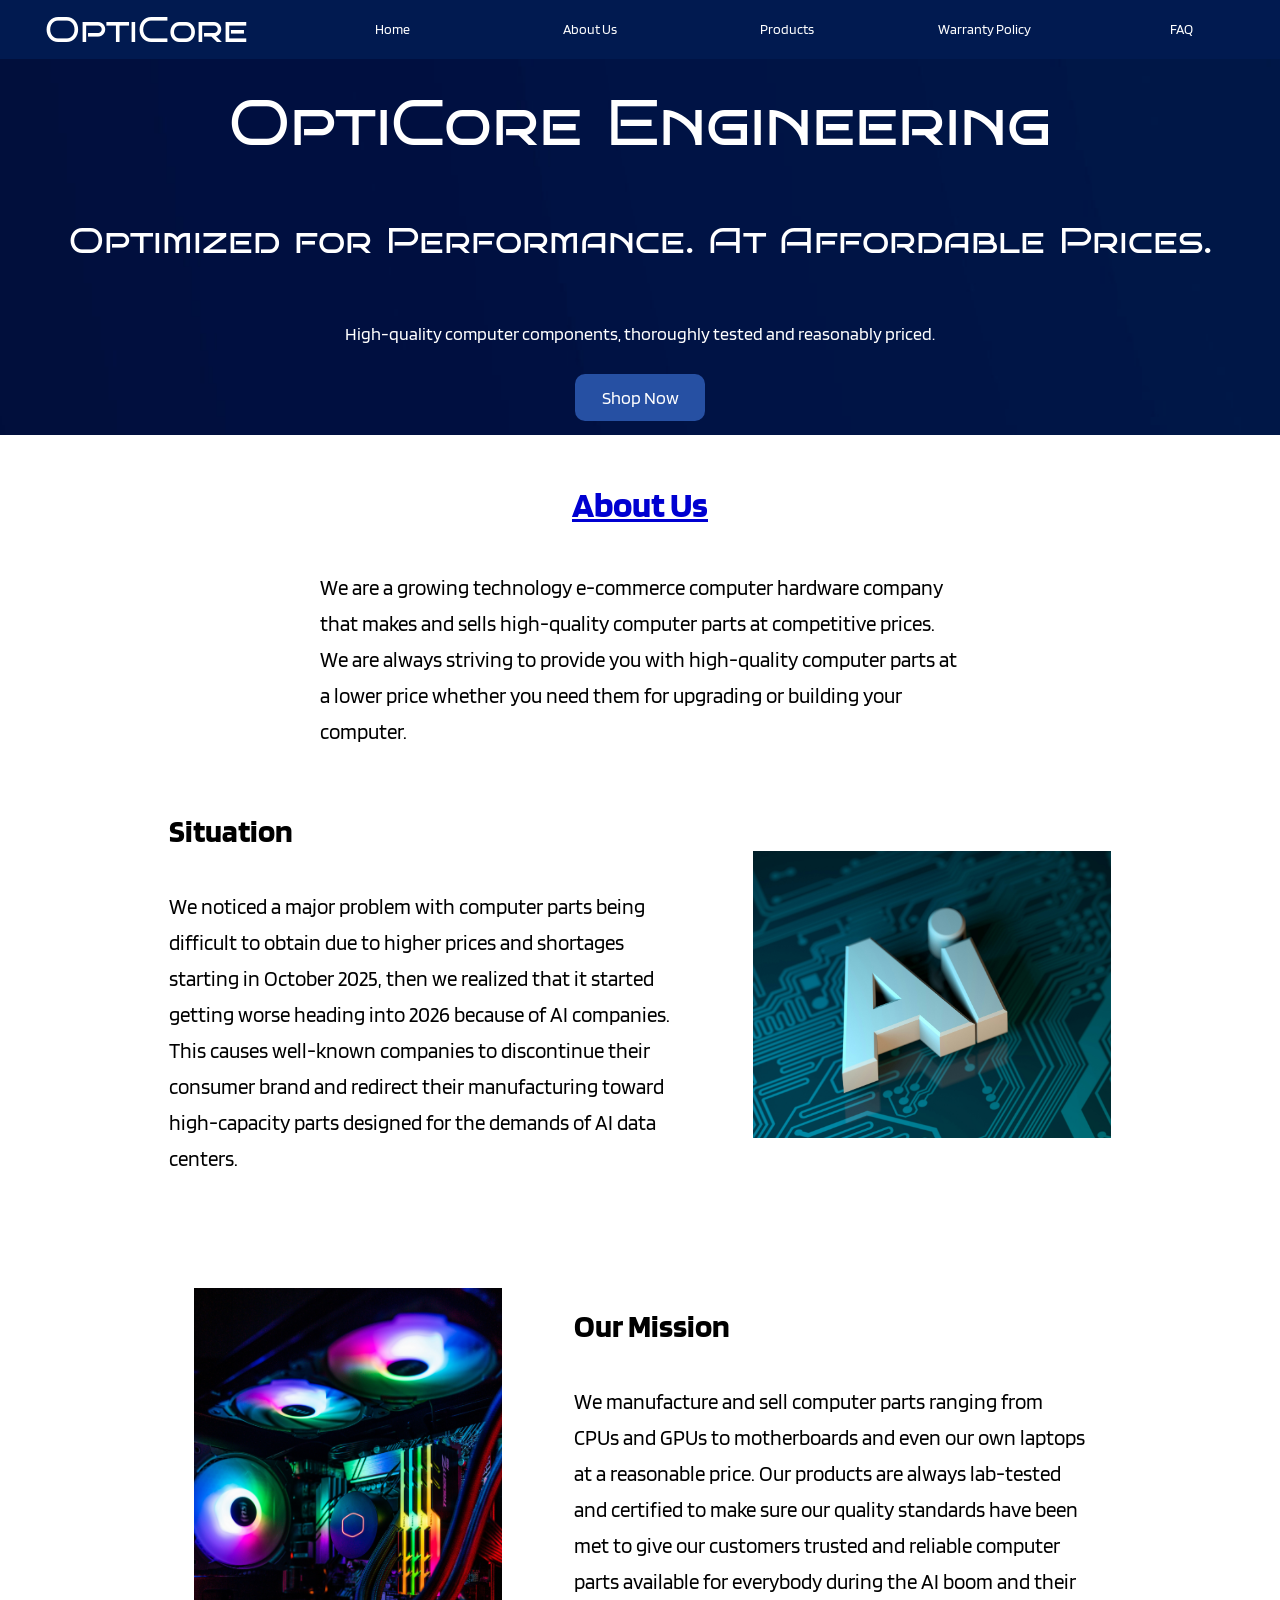
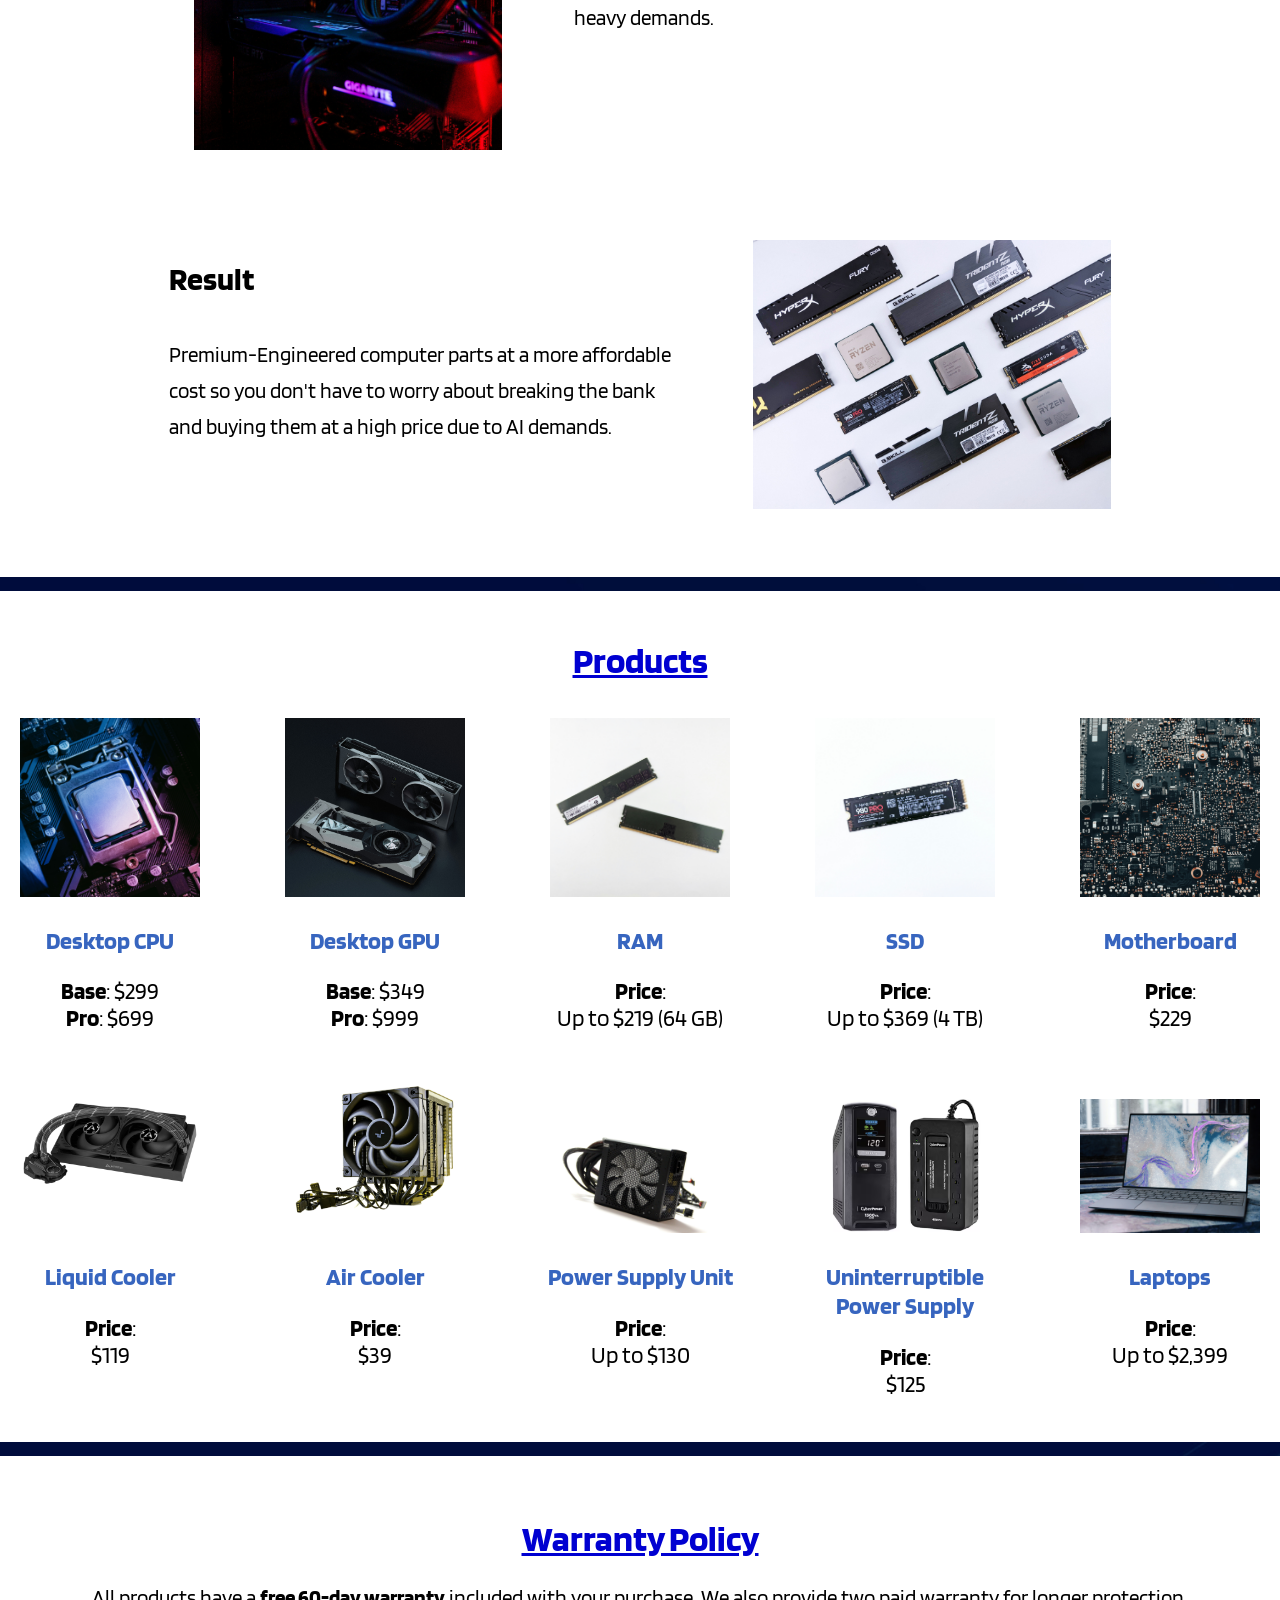
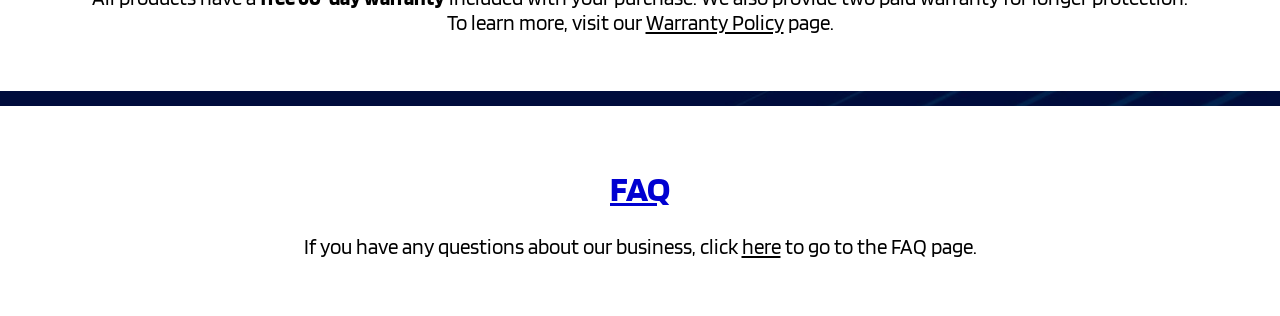
<file: index.html>
<!DOCTYPE html>
<html lang="en">
<head>
    <meta charset="UTF-8">
    <meta name="viewport" content="width=device-width, initial-scale=1.0">
    <title>Home - OptiCore Engineering (Computer Parts & Accessories)</title>
    <link rel="stylesheet" type="text/css" href="style.css">
    <link rel="preconnect" href="https://fonts.googleapis.com">
    <link rel="preconnect" href="https://fonts.gstatic.com" crossorigin>
    <link href="https://fonts.googleapis.com/css2?family=Blinker:wght@100;200;300;400;600;700;800;900&family=Bruno+Ace+SC&display=swap" rel="stylesheet">
</head>
<body>
    <div class="nav-bar" id="nav-bar-home-animation">
        <h1 class="bruno-ace-sc-regular" id="logo">OptiCore</h1>
        <a href="index.html" class="navbar-button">Home</a>
        <a href="#about-us" class="navbar-button">About Us</a>
        <a href="#products" class="navbar-button">Products</a>
        <a href="warranty-policy.html" class="navbar-button">Warranty Policy</a>
        <a href="FAQ-page.html" class="navbar-button">FAQ</a>
    </div>
    <div id="hero-banner">
        <h1 class="bruno-ace-sc-regular" id="company-name">OptiCore Engineering</h1>
        <h2 class="bruno-ace-sc-regular" id="slogan">Optimized for Performance. At Affordable Prices.</h2>
        <p id="company-description">High-quality computer components, thoroughly tested and reasonably priced.</p> 
        <a href="#products" class="shop-now-button">Shop Now</a>
        <!-- <button class="shop-now-button">Shop Now</button> -->
    </div>

    <!-- About Us Section of Home Page -->
    <div class="home-page-containers" id="about-us">
        <h1 class="title-section">About Us</h1>
        <p id="about-us-text">We are a growing technology e-commerce computer hardware company that makes and sells high-quality computer parts at competitive prices. 
            We are always striving to provide you with high-quality computer parts at a lower price whether you need them for upgrading or building your computer.</p>
        <br>
        <!-- Situation -->
        <div id="situation-section">
            <p id="about-us-text">
                <span class="heading-text">Situation</span>
                <br><br>
                We noticed a major problem with computer parts being difficult to obtain due to higher prices and shortages starting in October 2025, 
                then we realized that it started getting worse heading into 2026 because of AI companies. 
                This causes well-known companies to discontinue their consumer brand and redirect their manufacturing toward high-capacity parts designed for the demands of AI data centers.</p>
            <img class="about-us-image-two" src="images-for-business-website/ai-image-cropped.jpg">
        </div>
        <!-- Mission -->
        <div id="mission-section">
            <p id="about-us-text">
                <span class="heading-text">Our Mission</span>
                <br><br>
                We manufacture and sell computer parts ranging from CPUs and GPUs to motherboards and even our own laptops at a reasonable price. 
                Our products are always lab-tested and certified to make sure our quality standards have been met to give our customers trusted and reliable computer parts available for everybody during the AI boom and their heavy demands.</p>
            <img class="about-us-image-one" src="images-for-business-website/computer-hardware-cropped.jpg">
        </div>
        <!-- Result -->
        <div id="result-section">
        <p id="about-us-text">
            <span class="heading-text">Result</span>
            <br><br>
            Premium-Engineered computer parts at a more affordable cost so you don't have to worry about breaking the bank and buying them at a high price due to AI demands.</p>
            <img class="about-us-image-two" src="images-for-business-website/computer-components.jpg">
        </div>
    </div>

    <!-- Products section in Home Page -->
    <div class="home-page-containers" id="products">
        <h1 class="title-section">Products</h1>
        <div class="product-container">
            <!-- Classes will be used for animations (sequential fade ins) -->
             <!-- Creating two divs so that there are only five products in each row -->
             <div class="product-row-one">
                <div class="product-child">
                    <a href="cpu-product-page.html"><img class="layout-image-size" src="images-for-business-website/cpu-cropped.jpg"></a>
                    <a class="product-link" href="cpu-product-page.html" ><h3 class="product-title">Desktop CPU</h3></a>
                    <p><span class="bold-text">Base</span>: $299<br><span class="bold-text">Pro</span>: $699</p>
                </div>
                <div class="product-child">
                    <a href="gpu-product-page.html"><img class="layout-image-size" src="images-for-business-website/gpu-cropped.jpg"></a>
                    <a class="product-link" href="gpu-product-page.html"><h3 class="product-title">Desktop GPU</h3></a>
                    <p><span class="bold-text">Base</span>: $349<br><span class="bold-text">Pro</span>: $999</p>
                </div>
                <div class="product-child">
                    <a href="ram-product-page.html"><img class="layout-image-size" src="images-for-business-website/ram-cropped.jpg"></a>
                    <a class="product-link" href="ram-product-page.html"><h3 class="product-title">RAM</h3></a>
                    <p><span class="bold-text">Price</span>:<br>Up to $219 (64 GB)</p>
                </div>
                <div class="product-child">
                    <a href="ssd-product-page.html"><img class="layout-image-size" src="images-for-business-website/ssd-cropped.jpg"></a>
                    <a class="product-link" href="ssd-product-page.html"><h3 class="product-title">SSD</h3></a>
                    <p><span class="bold-text">Price</span>:<br>Up to $369 (4 TB)</p>
                </div>
                <div class="product-child">
                    <a href="motherboard-product-page.html"><img class="layout-image-size" src="images-for-business-website/motherboard-cropped.jpg"></a>
                    <a class="product-link" href="motherboard-product-page.html"><h3 class="product-title">Motherboard</h3></a>
                    <p><span class="bold-text">Price</span>:<br>$229</p>
                </div>
            </div>
            
            <div class="product-row-two">
                <div class="product-child">
                    <a href="liquid-cooler-product-page.html"><img class="layout-image-size" src="images-for-business-website/liquid-cooler.jpg"></a>
                    <a class="product-link" href="liquid-cooler-product-page.html"><h3 class="product-title">Liquid Cooler</h3></a>
                    <p><span class="bold-text">Price</span>:<br>$119</p>
                </div>
                <div class="product-child">
                    <a href="air-cooler-product-page.html"><img class="layout-image-size" src="images-for-business-website/air-cooler-cropped.png"></a>
                    <a class="product-link" href="air-cooler-product-page.html"><h3 class="product-title">Air Cooler</h3></a>
                    <p><span class="bold-text">Price</span>:<br>$39</p>
                </div>
                <div class="product-child">
                    <a href="psu-product-page.html"><img class="layout-image-size" src="images-for-business-website/power-supply-unit.jpg"></a>
                    <a class="product-link" href="psu-product-page.html"><h3 class="product-title">Power Supply Unit</h3></a>
                    <p><span class="bold-text">Price</span>:<br>Up to $130</p>
                </div>
                <div class="product-child">
                    <a href="ups-product-page.html"><img class="layout-image-size" src="images-for-business-website/ups-cropped.png"></a>
                    <a class="product-link" href="ups-product-page.html"><h3 class="product-title">Uninterruptible Power Supply</h3></a>
                    <p><span class="bold-text">Price</span>:<br>$125</p>
                </div>
                <div class="product-child">
                    <a href="laptops-product-page.html"><img class="layout-image-size" src="images-for-business-website/base-laptop-cropped.jpg"></a>
                    <a class="product-link" href="laptops-product-page.html"><h3 class="product-title">Laptops</h3></a>
                    <p><span class="bold-text">Price</span>:<br>Up to $2,399</p>
                </div>
            </div>
        </div>
    </div>

    <!-- Warranty Policy Section -->
     <div class="home-page-containers" id="warranty-section">
        <h1 class="title-section">Warranty Policy</h1>
        <p class="bigger-font-size">All products have a <span class="bold-text">free 60-day warranty</span> included with your purchase. We also provide
           two paid warranty for longer protection.<br>To learn more, visit our <a class="link" href="warranty-policy.html">Warranty Policy</a> page.</p>
     </div>

     <!-- Q&A Section -->
      <div class="home-page-containers" id="FAQ-section">
        <h1 class="title-section">FAQ</h1>
        <p class="bigger-font-size">If you have any questions about our business, click <a class="link" href="FAQ-page.html">here</a> to go to the FAQ page.</p>
     </div>
</body>
</html>
</file>
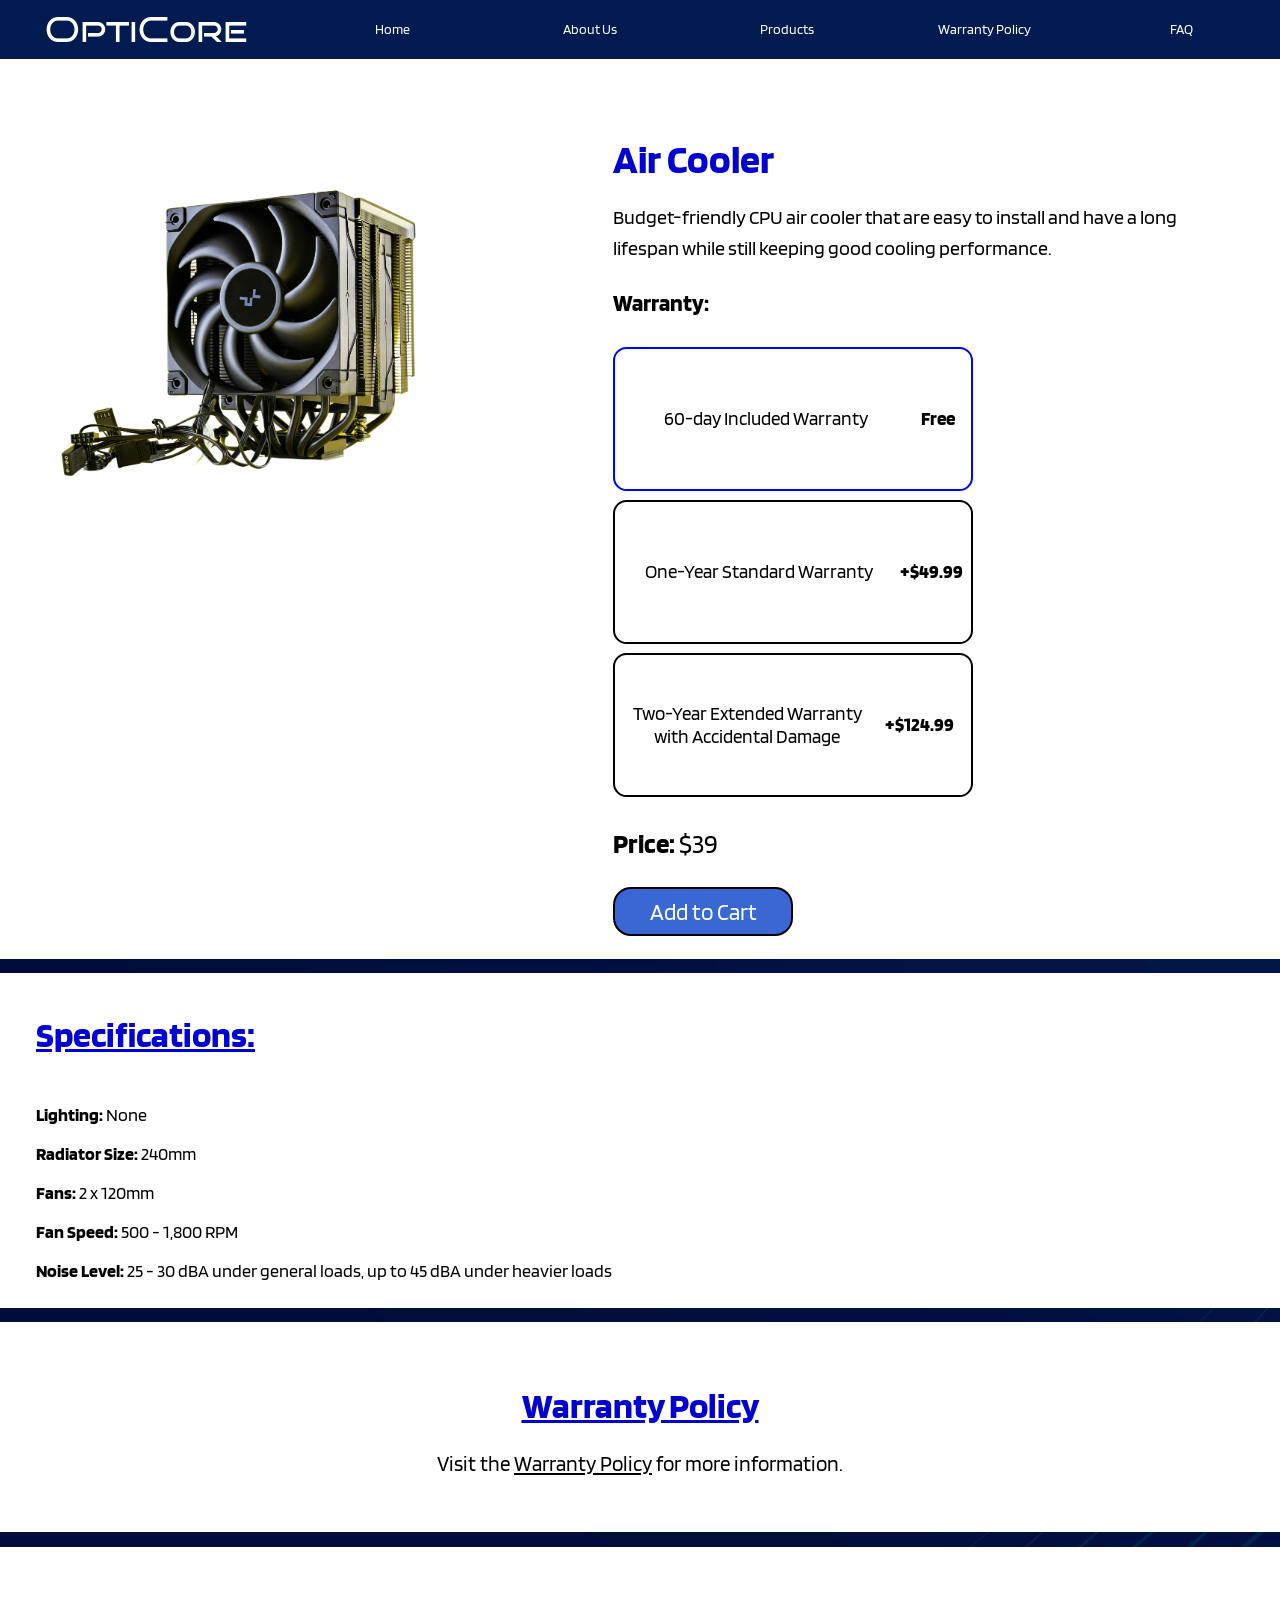
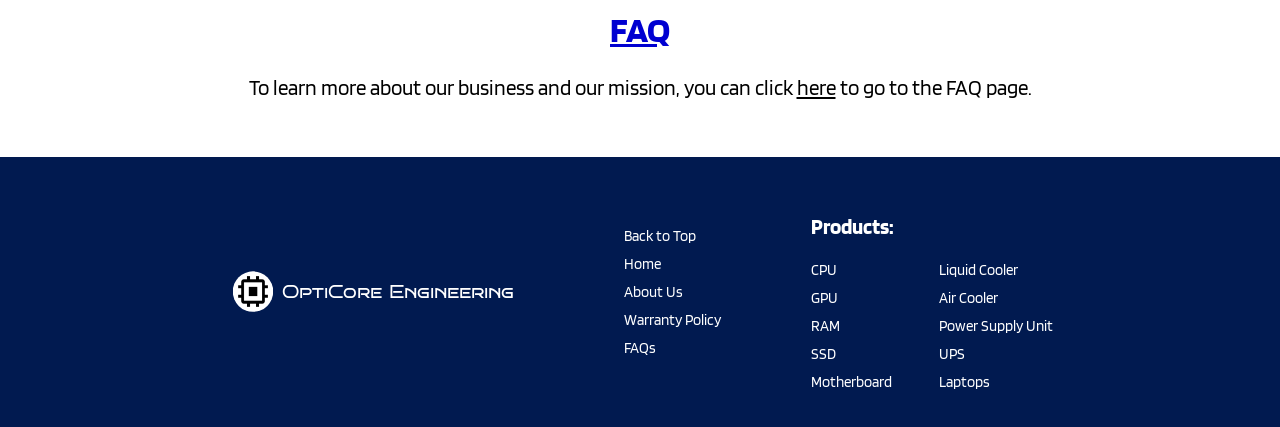
<file: air-cooler-product-page.html>
<!DOCTYPE html>
<html lang="en">
<head>
    <meta charset="UTF-8">
    <meta name="viewport" content="width=device-width, initial-scale=1.0">
    <title>Air Cooler - OptiCore Engineering (Computer Parts & Accessories)</title>
    <link rel="stylesheet" type="text/css" href="style.css">
    <link rel="preconnect" href="https://fonts.googleapis.com">
    <link rel="preconnect" href="https://fonts.gstatic.com" crossorigin>
    <link href="https://fonts.googleapis.com/css2?family=Blinker:wght@100;200;300;400;600;700;800;900&family=Bruno+Ace+SC&display=swap" rel="stylesheet">
</head>
<body>
    <div class="nav-bar">
        <h1 class="bruno-ace-sc-regular" id="logo">OptiCore</h1>
        <a href="index.html" class="navbar-button">Home</a>
        <a href="index.html#about-us" class="navbar-button">About Us</a>
        <a href="index.html#products" class="navbar-button">Products</a>
        <a href="warranty-policy.html" class="navbar-button">Warranty Policy</a>
        <a href="FAQ-page.html" class="navbar-button">FAQ</a>
    </div>
    <div class="product-page-content webpage-containers">
        <div id="product-image"><img src="images-for-business-website/air-cooler-cropped.png" width="75%"></div>
        <div id="product-info">
            <h1 class="product-page-title">Air Cooler</h1>
            <p>Budget-friendly CPU air cooler that are easy to install and have a long lifespan while still keeping good cooling performance.</p>
            <h3>Warranty:</h3>
                <!-- Creating a div called "warranty-container" so that only one button are in each row. -->
                <div class="warranty-button-container">
                    <!-- The included warranty should already be selected before the user chooses their warranty. -->
                    <button class="warranty-button blue-border" id="included-warranty"><p class="warranty-text">60-day Included Warranty</p><p class="bold-text">Free</p></button>
                    <button class="warranty-button" id="one-year-warranty"><p class="warranty-text">One-Year Standard Warranty</p> <p class="bold-text">+$49.99</p></button>
                    <button class="warranty-button" id="two-year-warranty"><p class="warranty text">Two-Year Extended Warranty<br>with Accidental Damage</p> <p class="bold-text">+$124.99</p></button>
                </div>
            <p class="price-font-size"><span class="bold-text">Price: </span>$39</p>
            <button class="add-to-cart">Add to Cart</button>
        </div>
    </div>
    <div class="webpage-containers" id="specifications">
        <h2 class="title-section">Specifications:</h2>
        <div class="specs-container">
            <div>
            <p><span class="bold-text">Lighting: </span>None</p>
            <p><span class="bold-text">Radiator Size: </span>240mm</p>
            <p><span class="bold-text">Fans: </span>2 x 120mm</p>
            <p><span class="bold-text">Fan Speed: </span>500 - 1,800 RPM</p>
            <p><span class="bold-text">Noise Level: </span>25 - 30 dBA under general loads, up to 45 dBA under heavier loads</p>
            </div>
        </div>
    </div>
    <div class="webpage-containers" id="warranty-section">
    <h1 class="title-section">Warranty Policy</h1>
    <p class="bigger-font-size">Visit the <a class="link" href="warranty-policy.html">Warranty Policy</a> for more information.</p>
    </div>
    <div class="webpage-containers" id="FAQ-section">
        <h1 class="title-section">FAQ</h1>
        <p class="bigger-font-size">To learn more about our business and our mission, you can click <a class="link" href="FAQ-page.html">here</a> to go to the FAQ page.</p>
    </div>
    <div class="footer">
        <div class="logo">
            <div class="logo-image"><img src="images-for-business-website/cpu-logo.png" width="75%"></div>
            <div class="bruno-ace-sc-regular">OptiCore Engineering</div>
        </div>
            <!-- Separate div boxes help group links. -->
            <div class="essential-links">
                <a class="footer-links" href="#logo">Back to Top</a>
                <a class="footer-links" href="index.html">Home</a>
                <a class="footer-links" href="index.html#about-us">About Us</a>
                <a class="footer-links" href="warranty-policy.html">Warranty Policy</a>
                <a class="footer-links" href="FAQ-page.html">FAQs</a>
            </div>
            <div class="product-link-container">
                <h3>Products:</h3>   
                <!-- These two div box makes 5 links in each column -->
                <div class="product-links">
                    <div class="product-links-one">
                        <a class="footer-links" href="cpu-product-page.html">CPU</a>
                        <a class="footer-links" href="gpu-product-page.html">GPU</a>
                        <a class="footer-links" href="ram-product-page.html">RAM</a>
                        <a class="footer-links" href="ssd-product-page.html">SSD</a>
                        <a class="footer-links" href="motherboard-product-page.html">Motherboard</a>
                    </div>
                    <div class="product-links-two">
                        <a class="footer-links" href="liquid-cooler-product-page.html">Liquid Cooler</a>
                        <a class="footer-links" href="air-cooler-product-page.html">Air Cooler</a>
                        <a class="footer-links" href="psu-product-page.html">Power Supply Unit</a>
                        <a class="footer-links" href="ups-product-page.html">UPS</a>
                        <a class="footer-links" href="laptops-product-page.html">Laptops</a>
                    </div>
            </div>
    </div>
</body>
</html>
</file>
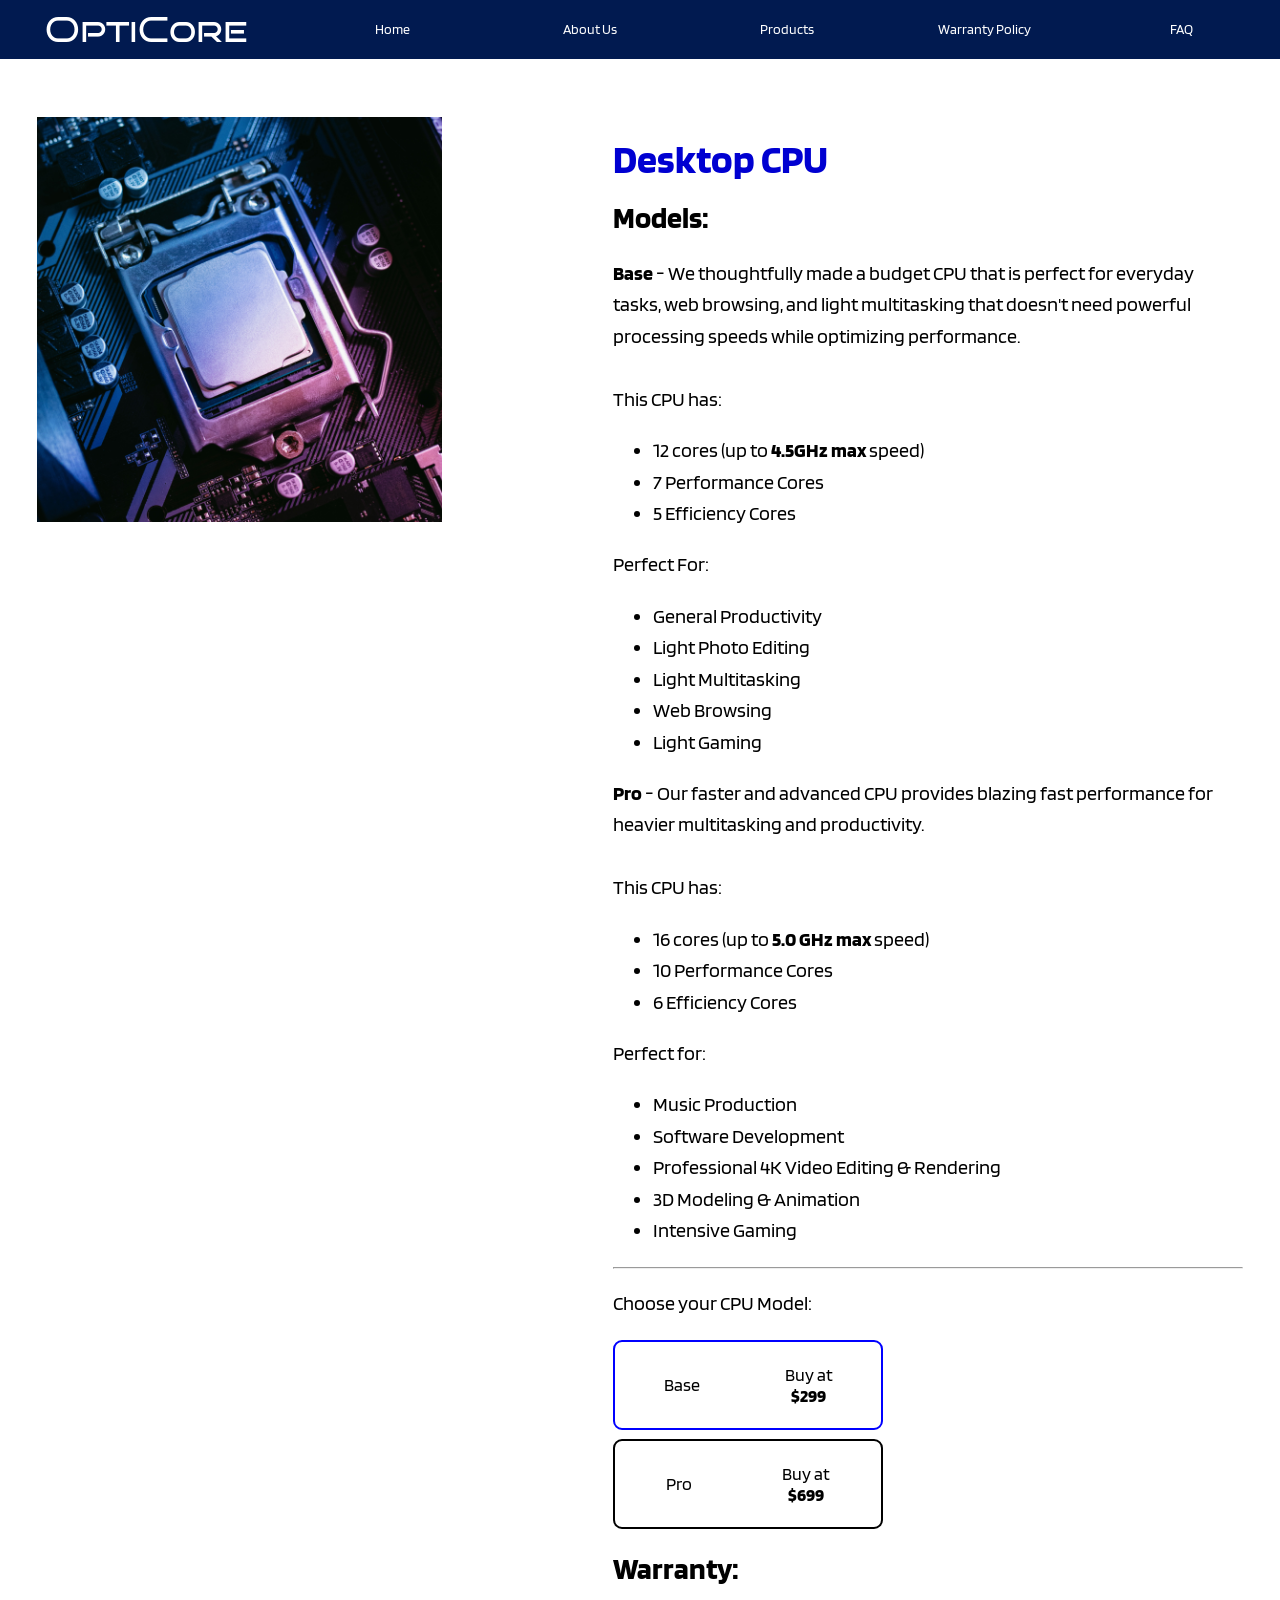
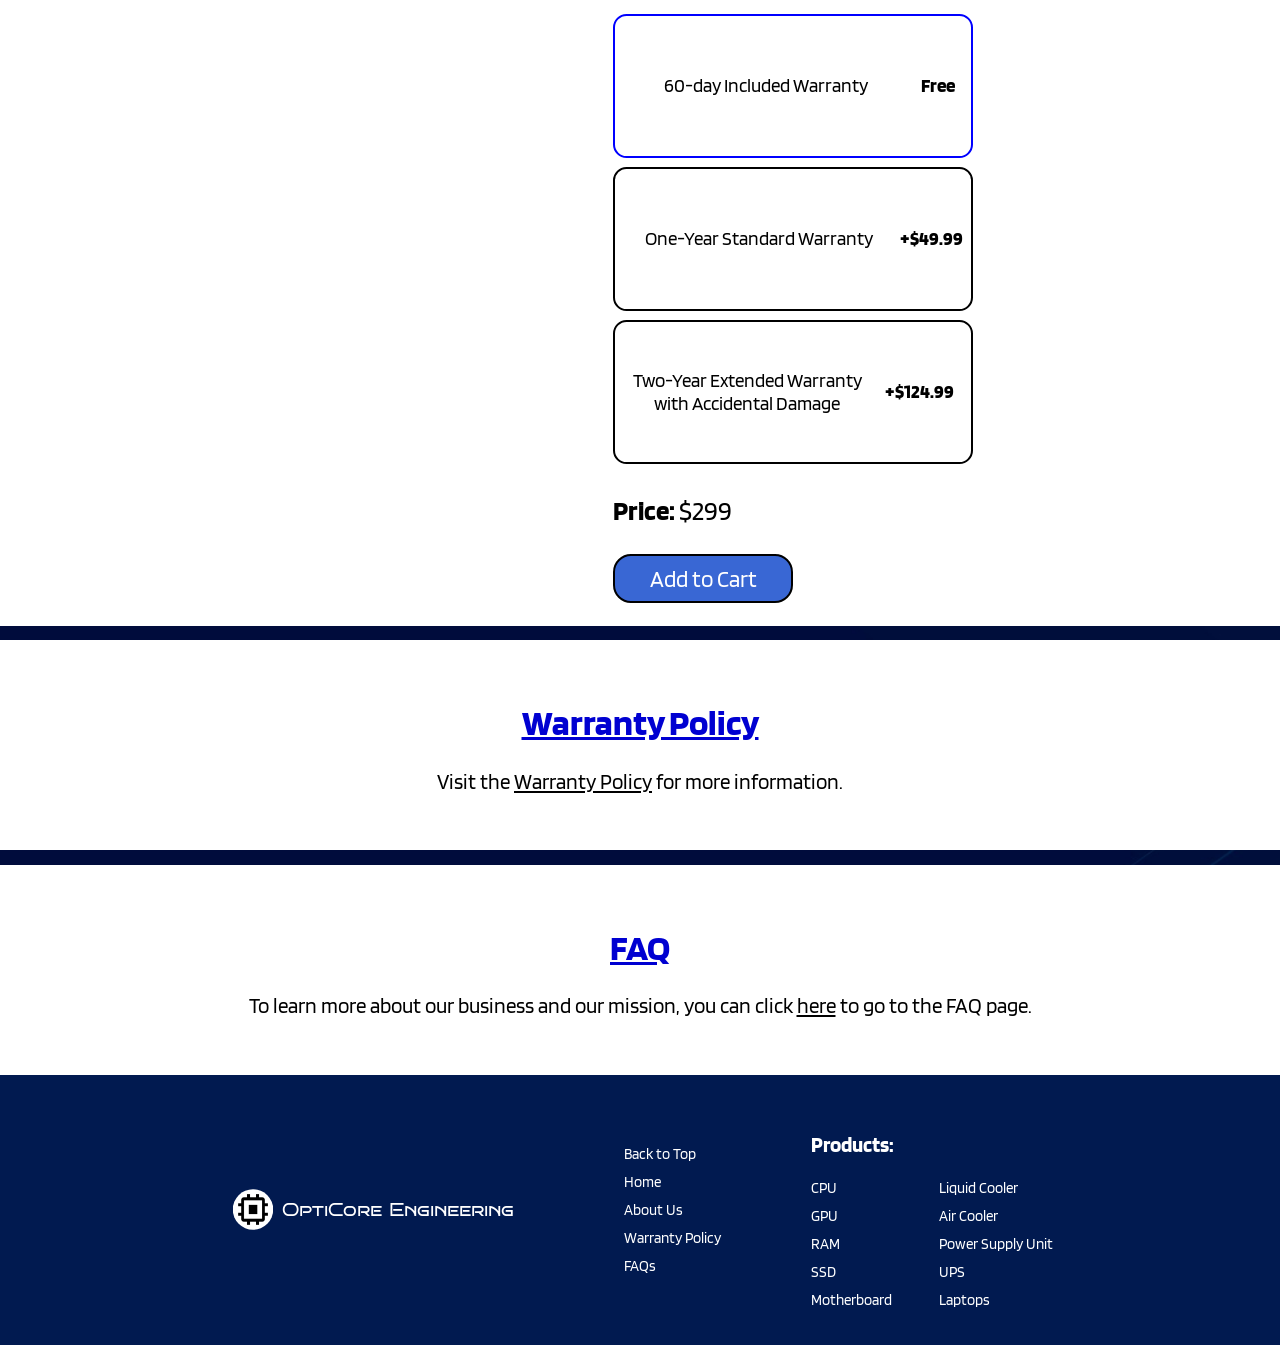
<file: cpu-product-page.html>
<!DOCTYPE html>
<html lang="en">
<head>
    <meta charset="UTF-8">
    <meta name="viewport" content="width=device-width, initial-scale=1.0">
    <title>Desktop CPU - OptiCore Engineering (Computer Parts & Accessories)</title>
    <link rel="stylesheet" type="text/css" href="style.css">
    <link rel="preconnect" href="https://fonts.googleapis.com">
    <link rel="preconnect" href="https://fonts.gstatic.com" crossorigin>
    <link href="https://fonts.googleapis.com/css2?family=Blinker:wght@100;200;300;400;600;700;800;900&family=Bruno+Ace+SC&display=swap" rel="stylesheet">
</head>
<body>
    <div class="nav-bar">
        <h1 class="bruno-ace-sc-regular" id="logo">OptiCore</h1>
        <a href="index.html" class="navbar-button">Home</a>
        <a href="index.html#about-us" class="navbar-button">About Us</a>
        <a href="index.html#products" class="navbar-button">Products</a>
        <a href="warranty-policy.html" class="navbar-button">Warranty Policy</a>
        <a href="FAQ-page.html" class="navbar-button">FAQ</a>
    </div>
    <div class="product-page-content webpage-containers">
        <div id="product-image"><img src="images-for-business-website/cpu-cropped.jpg" width="75%"></div>
        <div id="product-info">
            <h1 class="product-page-title">Desktop CPU</h1>
            <h2>Models:</h2>
            <p><span class="bold-text">Base</span> - We thoughtfully made a budget CPU that is perfect for everyday tasks, web browsing, and light multitasking that doesn't need powerful processing speeds while optimizing performance.
            <br><br>This CPU has:</p> 
            <ul>
                <li>12 cores (up to <span class="bold-text">4.5GHz max</span> speed)</li>
                <li>7 Performance Cores</li>
                <li>5 Efficiency Cores</li>
            </ul>
            <p>Perfect For:</p>
            <ul>
                <li>General Productivity</li>
                <li>Light Photo Editing</li>
                <li>Light Multitasking</li>
                <li>Web Browsing</li>
                <li>Light Gaming</li>
            </ul>
            <p><span class="bold-text">Pro</span> - Our faster and advanced CPU provides blazing fast performance for heavier multitasking and productivity.
            <br><br>This CPU has: 
            <ul>
                <li>16 cores (up to <span class="bold-text">5.0 GHz max</span> speed)</li>
                <li>10 Performance Cores</li>
                <li>6 Efficiency Cores</li>
            </ul>
            <p>Perfect for:</p>
            <ul>
                <li>Music Production</li>
                <li>Software Development</li>
                <li>Professional 4K Video Editing & Rendering</li>
                <li>3D Modeling & Animation</li>
                <li>Intensive Gaming</li>
            </ul>
            <hr>
            <p>Choose your CPU Model:</p>
            <div class="button-div-column">
                <button class="product-button blue-border"><p>Base</p><p>Buy at<br><span class="bold-text">$299</span></p></button>
                <button class="product-button"><p>Pro</p><p>Buy at<br><span class="bold-text">$699</span></p></button>
            </div>
            <h2>Warranty:</h2>
            <!-- Creating a div called "warranty-container" so that only one button are in each row. -->
            <div class="warranty-button-container">
                <!-- The included warranty should already be selected before the user chooses their warranty. -->
                <button class="warranty-button blue-border" id="included-warranty"><p class="warranty-text">60-day Included Warranty</p><p class="bold-text">Free</p></button>
                <button class="warranty-button" id="one-year-warranty"><p class="warranty-text">One-Year Standard Warranty</p> <p class="bold-text">+$49.99</p></button>
                <button class="warranty-button" id="two-year-warranty"><p class="warranty text">Two-Year Extended Warranty<br>with Accidental Damage</p> <p class="bold-text">+$124.99</p></button>
            </div>
        <p class="price-font-size"><span class="bold-text">Price: </span>$<span id="price">299</span></p>    
        <button class="add-to-cart">Add to Cart</button>
        </div>
    </div>
    <div class="webpage-containers" id="warranty-section">
        <h1 class="title-section">Warranty Policy</h1>
        <p class="bigger-font-size">Visit the <a class="link" href="warranty-policy.html">Warranty Policy</a> for more information.</p>
    </div>
    <div class="webpage-containers" id="FAQ-section">
        <h1 class="title-section">FAQ</h1>
        <p class="bigger-font-size">To learn more about our business and our mission, you can click <a class="link" href="FAQ-page.html">here</a> to go to the FAQ page.</p>
    </div>
    <div class="footer">
        <!-- Div box is created so that the logo is next to the company name on the right. -->
        <div class="logo">
            <div class="logo-image"><img src="images-for-business-website/cpu-logo.png" width="75%"></div>
            <div class="bruno-ace-sc-regular">OptiCore Engineering</div>
        </div>
            <!-- Separate div boxes help group links. -->
            <div class="essential-links">
                <a class="footer-links" href="#logo">Back to Top</a>
                <a class="footer-links" href="index.html">Home</a>
                <a class="footer-links" href="index.html#about-us">About Us</a>
                <a class="footer-links" href="warranty-policy.html">Warranty Policy</a>
                <a class="footer-links" href="FAQ-page.html">FAQs</a>
            </div>
            <div class="product-link-container">
                <h3>Products:</h3>   
                <!-- These two div box makes 5 links in each column -->
                <div class="product-links">
                    <div class="product-links-one">
                        <a class="footer-links" href="cpu-product-page.html">CPU</a>
                        <a class="footer-links" href="gpu-product-page.html">GPU</a>
                        <a class="footer-links" href="ram-product-page.html">RAM</a>
                        <a class="footer-links" href="ssd-product-page.html">SSD</a>
                        <a class="footer-links" href="motherboard-product-page.html">Motherboard</a>
                    </div>
                    <div class="product-links-two">
                        <a class="footer-links" href="liquid-cooler-product-page.html">Liquid Cooler</a>
                        <a class="footer-links" href="air-cooler-product-page.html">Air Cooler</a>
                        <a class="footer-links" href="psu-product-page.html">Power Supply Unit</a>
                        <a class="footer-links" href="ups-product-page.html">UPS</a>
                        <a class="footer-links" href="laptops-product-page.html">Laptops</a>
                    </div>
            </div>
    </div>
</body>
</html>
</file>
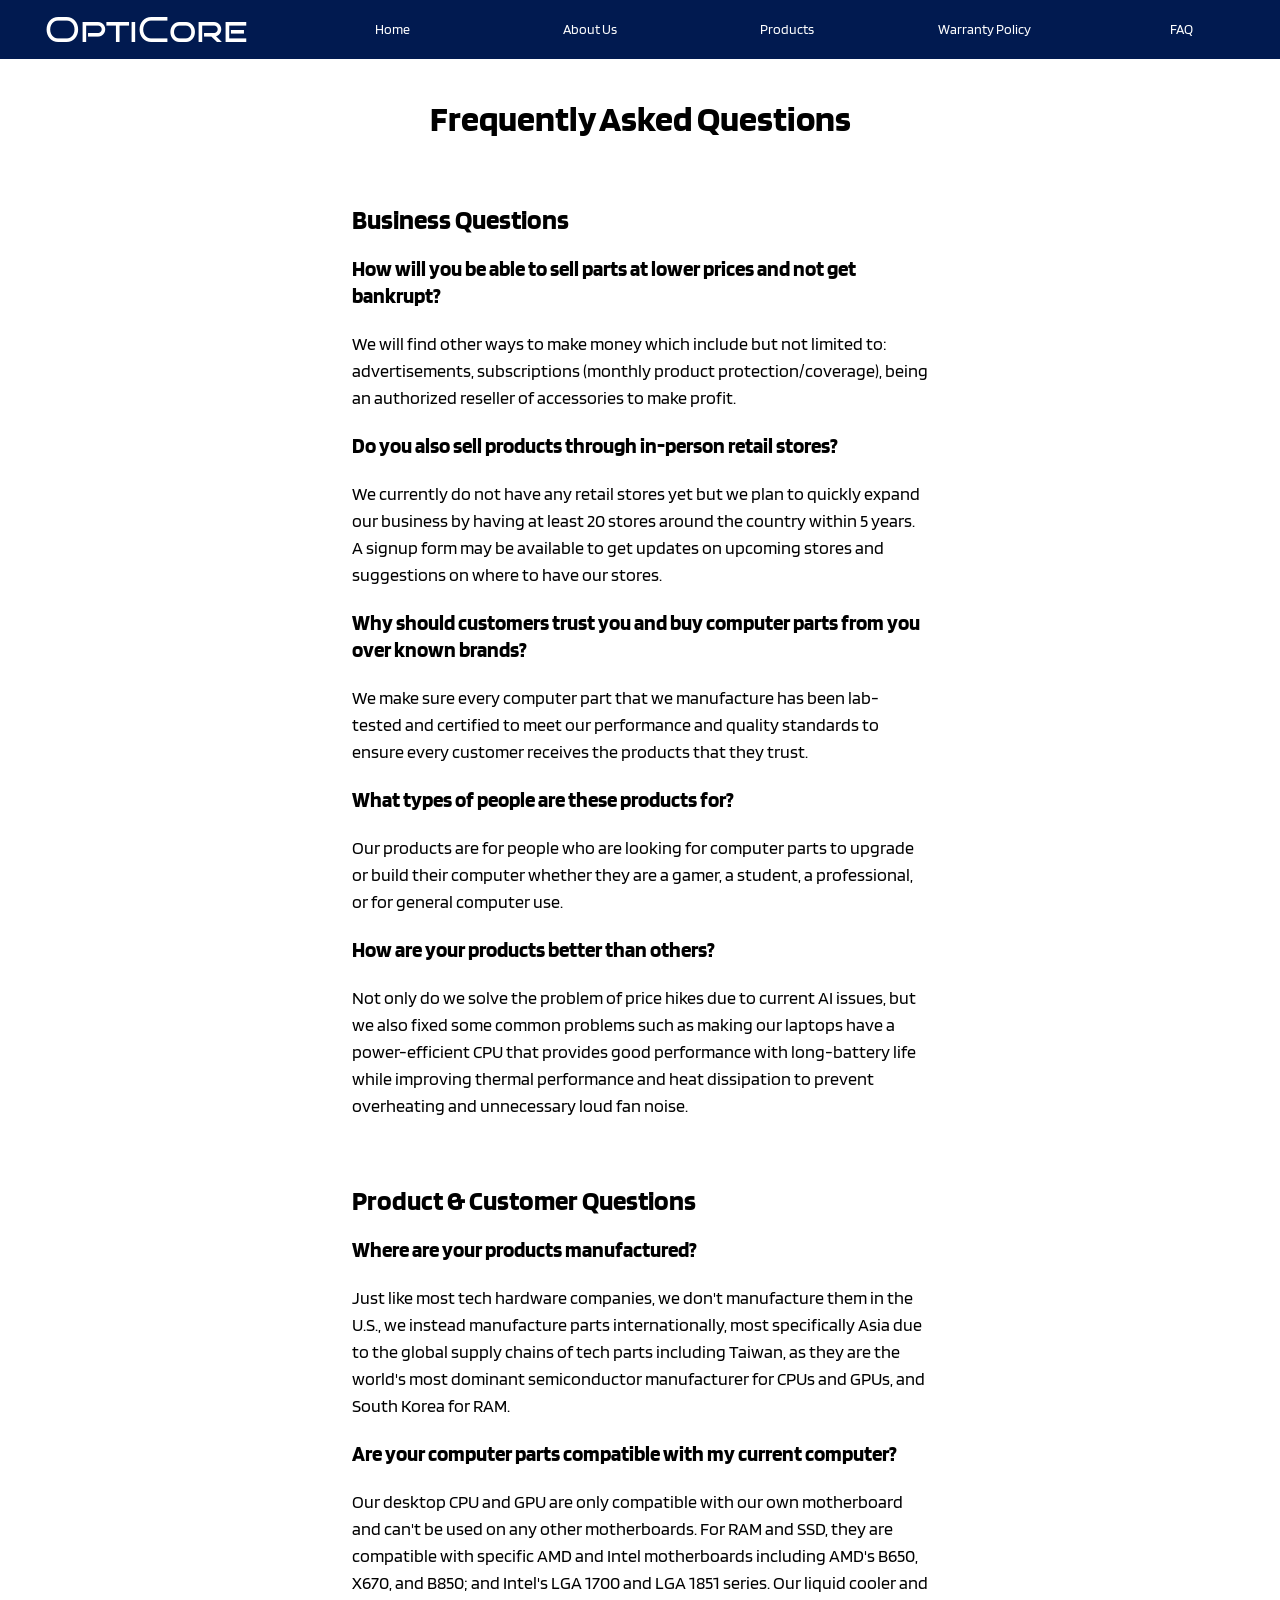
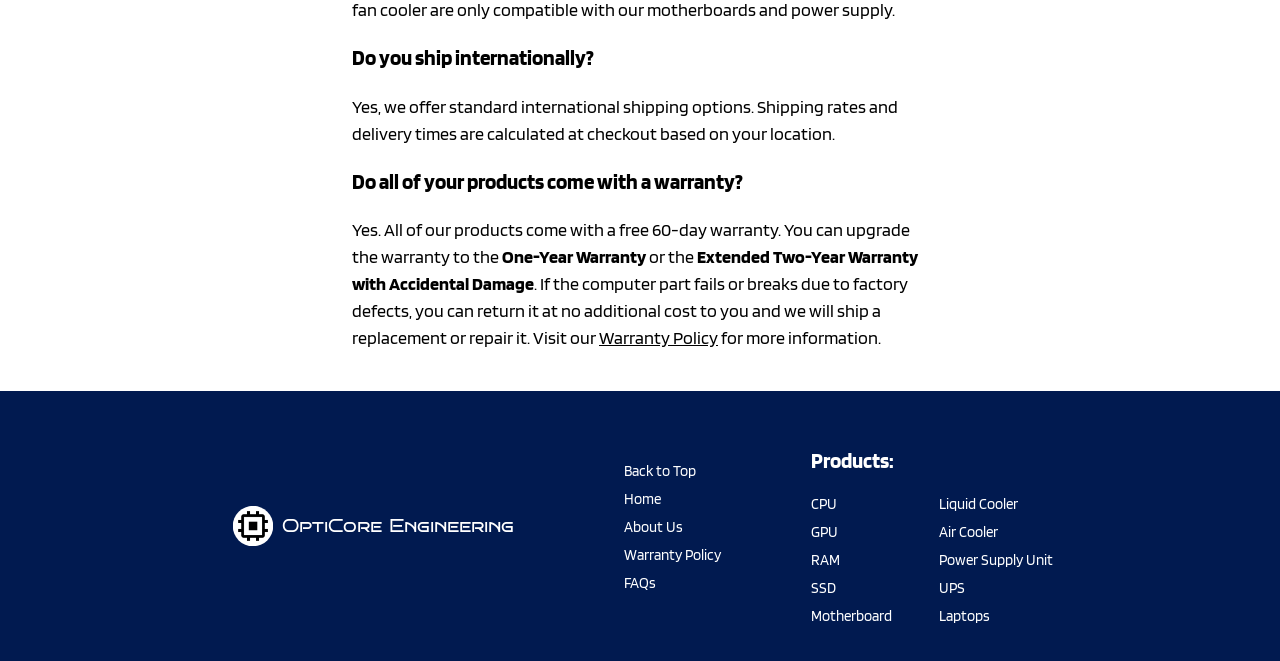
<file: FAQ-page.html>
<!DOCTYPE html>
<html lang="en">
<head>
    <meta charset="UTF-8">
    <meta name="viewport" content="width=device-width, initial-scale=1.0">
    <title>FAQ - OptiCore Engineering (Computer Parts & Accessories)</title>
    <link rel="stylesheet" type="text/css" href="style.css">
    <link rel="preconnect" href="https://fonts.googleapis.com">
    <link rel="preconnect" href="https://fonts.gstatic.com" crossorigin>
    <link href="https://fonts.googleapis.com/css2?family=Blinker:wght@100;200;300;400;600;700;800;900&family=Bruno+Ace+SC&display=swap" rel="stylesheet">
</head>
<body>
    <div class="nav-bar">
        <h1 class="bruno-ace-sc-regular" id="logo">OptiCore</h1>
        <a href="index.html" class="navbar-button">Home</a>
        <a href="index.html#about-us" class="navbar-button">About Us</a>
        <a href="index.html#products" class="navbar-button">Products</a>
        <a href="warranty-policy.html" class="navbar-button">Warranty Policy</a>
        <a href="FAQ-page.html" class="navbar-button">FAQ</a>
    </div>
    <div class="webpage-containers" id="no-bottom-margin">
        <div class="FAQ-content">
            <h1 class="center-text-align">Frequently Asked Questions</h1>
            <br>
            <h2>Business Questions</h2>
            <h3>How will you be able to sell parts at lower prices and not get bankrupt?</h3>
            <p>We will find other ways to make money which include but not limited to: advertisements, subscriptions (monthly product protection/coverage), being an authorized reseller of accessories to make profit.</p>
            <h3>Do you also sell products through in-person retail stores?</h3>
            <p>We currently do not have any retail stores yet but we plan to quickly expand our business by having at least 20 stores around the country within 5 years. 
                A signup form may be available to get updates on upcoming stores and suggestions on where to have our stores.</p>
            <h3>Why should customers trust you and buy computer parts from you over known brands?</h3>
            <p>We make sure every computer part that we manufacture has been lab-tested and certified to meet our performance and quality standards to ensure every customer receives the products that they trust.</p>
            <h3>What types of people are these products for?</h3>
            <p>Our products are for people who are looking for computer parts to upgrade or build their computer whether they are a gamer, a student, a professional, or for general computer use. </p>
            <h3>How are your products better than others?</h3>
            <p>Not only do we solve the problem of price hikes due to current AI issues, but we also fixed some common problems such as making our laptops have a power-efficient CPU
                that provides good performance with long-battery life while improving thermal performance and heat dissipation to prevent overheating and unnecessary loud fan noise.</p>
            <br>

            <h2>Product & Customer Questions</h2>
            <h3>Where are your products manufactured?</h3>
            <p>Just like most tech hardware companies, we don't manufacture them in the U.S., we instead manufacture parts internationally, most specifically Asia due to the global supply chains of tech parts including Taiwan, as they are the world's most dominant semiconductor manufacturer for CPUs and GPUs, and South Korea for RAM.</p>
            <h3>Are your computer parts compatible with my current computer?</h3>
            <p>Our desktop CPU and GPU are only compatible with our own motherboard and can't be used on any other motherboards.
                For RAM and SSD, they are compatible with specific AMD and Intel motherboards including AMD's B650, X670, and B850; and Intel's LGA 1700 and LGA 1851 series. Our liquid cooler and fan cooler are only compatible with our motherboards and power supply.</p>
            <h3>Do you ship internationally?</h3>
            <p>Yes, we offer standard international shipping options. Shipping rates and delivery times are calculated at checkout based on your location.</p>
            <h3>Do all of your products come with a warranty?</h3>
            <p>Yes. All of our products come with a free 60-day warranty. You can upgrade the warranty to the <span class="bold-text">One-Year Warranty</span> or the <span class="bold-text">Extended Two-Year Warranty with Accidental Damage</span>. 
                If the computer part fails or breaks due to factory defects, you can return it at no additional cost to you and we will ship a replacement or repair it. 
                Visit our <a class="link" href="warranty-policy.html">Warranty Policy</a> for more information.</p>
            

            
        </div>
    </div>
    <div class="footer">
        <div class="logo">
            <div class="logo-image"><img src="images-for-business-website/cpu-logo.png" width="75%"></div>
            <div class="bruno-ace-sc-regular">OptiCore Engineering</div>
        </div>
            <!-- Separate div boxes help group links. -->
            <div class="essential-links">
                <a class="footer-links" href="#logo">Back to Top</a>
                <a class="footer-links" href="index.html">Home</a>
                <a class="footer-links" href="index.html#about-us">About Us</a>
                <a class="footer-links" href="warranty-policy.html">Warranty Policy</a>
                <a class="footer-links" href="FAQ-page.html">FAQs</a>
            </div>
            <div class="product-link-container">
                <h3>Products:</h3>   
                <!-- These two div box makes 5 links in each column -->
                <div class="product-links">
                    <div class="product-links-one">
                        <a class="footer-links" href="cpu-product-page.html">CPU</a>
                        <a class="footer-links" href="gpu-product-page.html">GPU</a>
                        <a class="footer-links" href="ram-product-page.html">RAM</a>
                        <a class="footer-links" href="ssd-product-page.html">SSD</a>
                        <a class="footer-links" href="motherboard-product-page.html">Motherboard</a>
                    </div>
                    <div class="product-links-two">
                        <a class="footer-links" href="liquid-cooler-product-page.html">Liquid Cooler</a>
                        <a class="footer-links" href="air-cooler-product-page.html">Air Cooler</a>
                        <a class="footer-links" href="psu-product-page.html">Power Supply Unit</a>
                        <a class="footer-links" href="ups-product-page.html">UPS</a>
                        <a class="footer-links" href="laptops-product-page.html">Laptops</a>
                    </div>
            </div>
    </div>
</body>
</html>
</file>
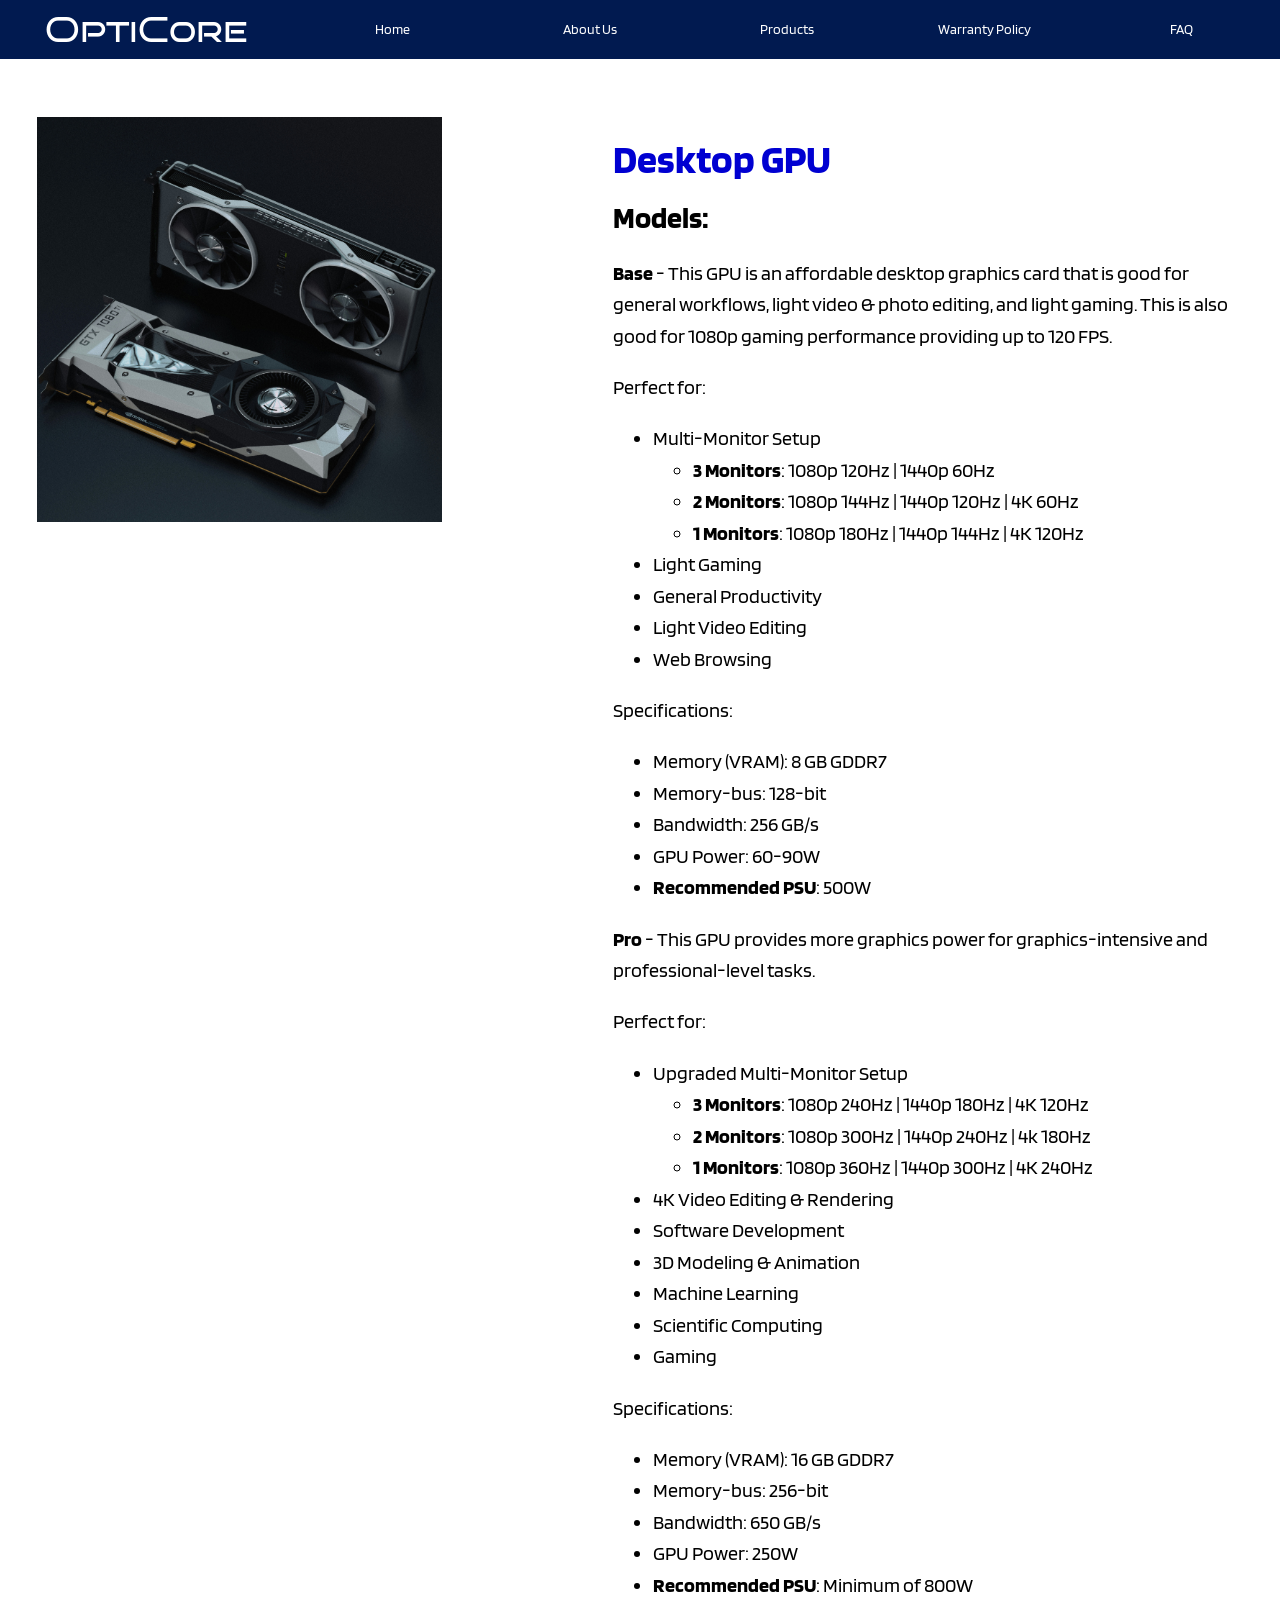
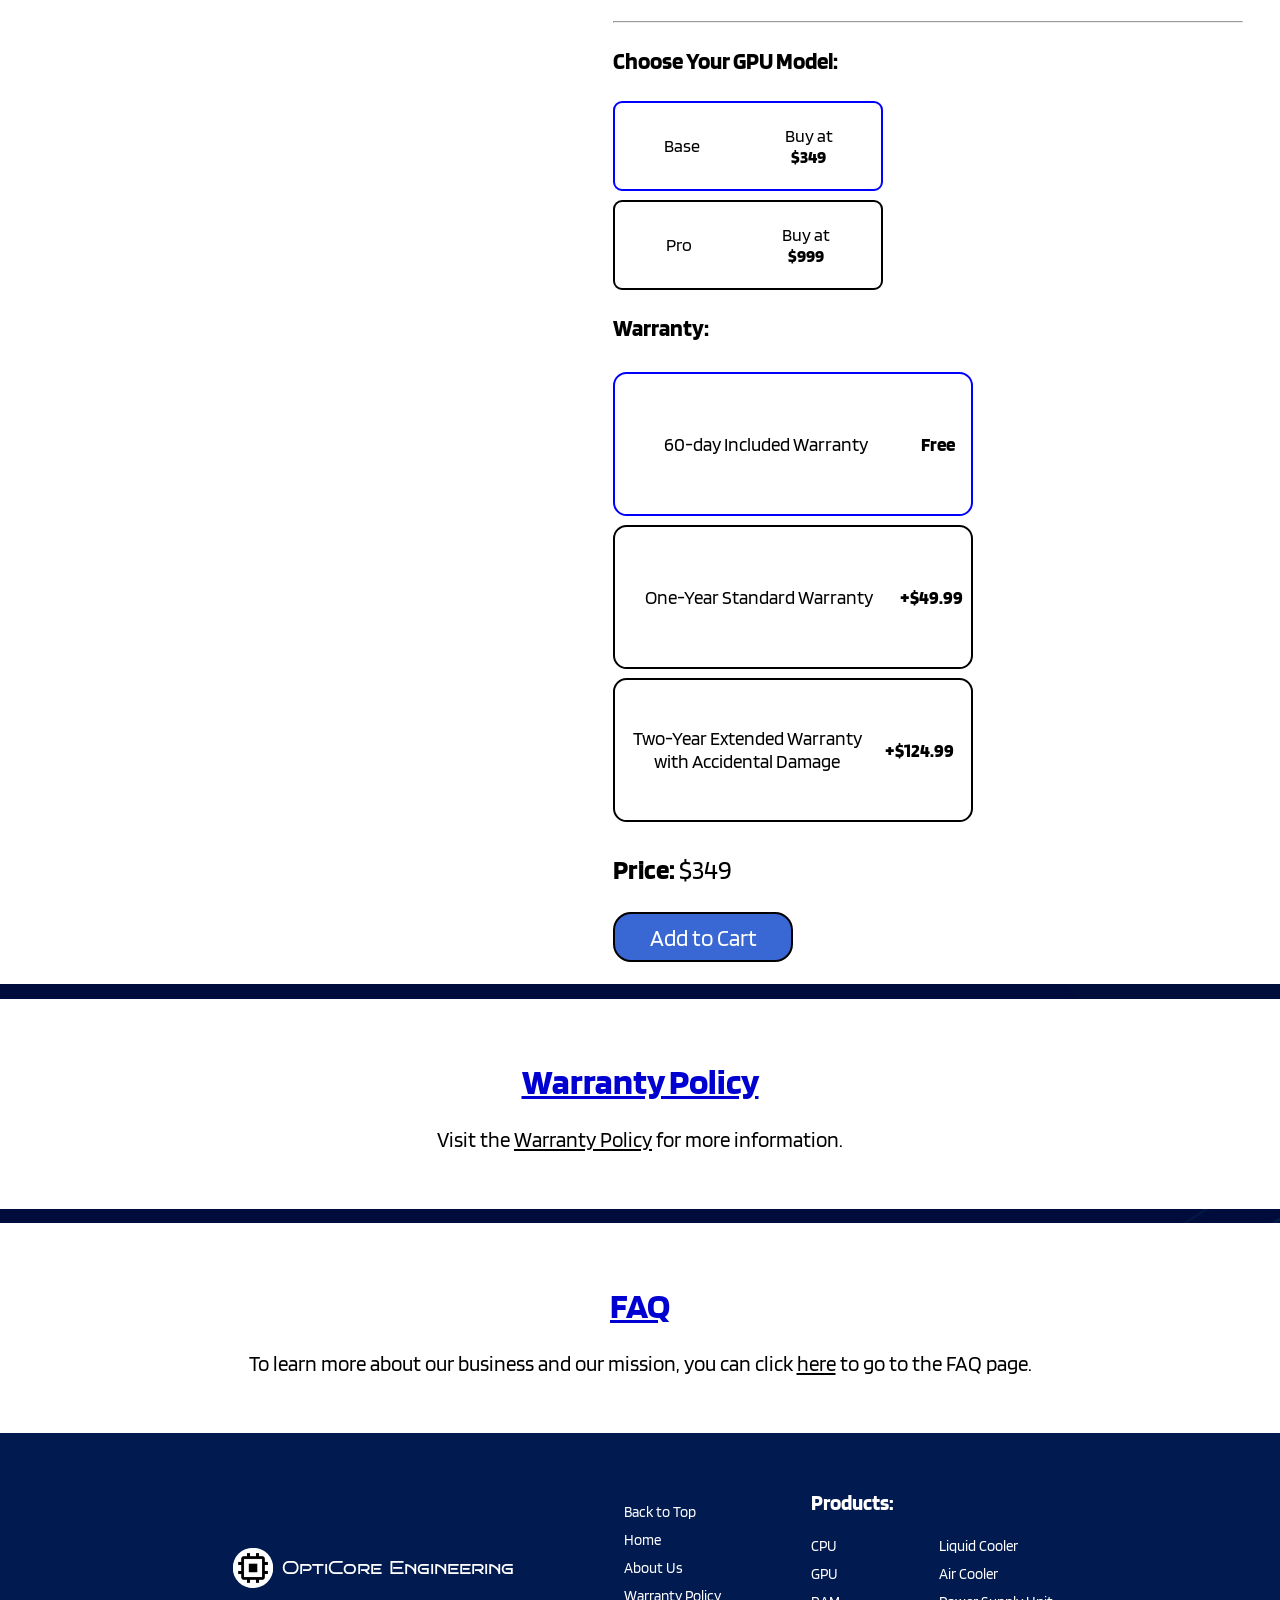
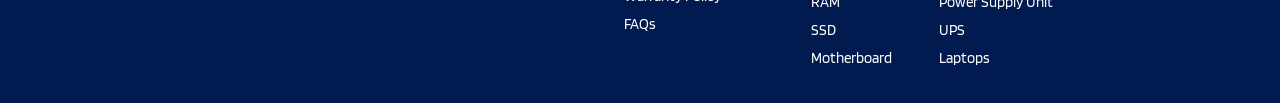
<file: gpu-product-page.html>
<!DOCTYPE html>
<html lang="en">
<head>
    <meta charset="UTF-8">
    <meta name="viewport" content="width=device-width, initial-scale=1.0">
    <title>Desktop GPU - OptiCore Engineering (Computer Parts & Accessories)</title>
    <link rel="stylesheet" type="text/css" href="style.css">
    <link rel="preconnect" href="https://fonts.googleapis.com">
    <link rel="preconnect" href="https://fonts.gstatic.com" crossorigin>
    <link href="https://fonts.googleapis.com/css2?family=Blinker:wght@100;200;300;400;600;700;800;900&family=Bruno+Ace+SC&display=swap" rel="stylesheet">
</head>
<body>
   <div class="nav-bar">
        <h1 class="bruno-ace-sc-regular" id="logo">OptiCore</h1>
        <a href="index.html" class="navbar-button">Home</a>
        <a href="index.html#about-us" class="navbar-button">About Us</a>
        <a href="index.html#products" class="navbar-button">Products</a>
        <a href="warranty-policy.html" class="navbar-button">Warranty Policy</a>
        <a href="FAQ-page.html" class="navbar-button">FAQ</a>
    </div>
    <div class="product-page-content webpage-containers">
        <div id="product-image"><img src="images-for-business-website/gpu-cropped.jpg" width="75%"></div>
        <div id="product-info">
            <h1 class="product-page-title">Desktop GPU</h1>
            <h2>Models:</h2> 
            <p><span class="bold-text">Base</span> - This GPU is an affordable desktop graphics card that is good for general workflows, light video & photo editing, and light gaming.
            This is also good for 1080p gaming performance providing up to 120 FPS.</p>
            <p>Perfect for:</p>
            <ul>
                <li>Multi-Monitor Setup 
                <ul>
                    <li><span class="bold-text">3 Monitors</span>: 1080p 120Hz | 1440p 60Hz</li>
                    <li><span class="bold-text">2 Monitors</span>: 1080p 144Hz | 1440p 120Hz | 4K 60Hz</li>
                    <li><span class="bold-text">1 Monitors</span>: 1080p 180Hz | 1440p 144Hz | 4K 120Hz</li>
                </ul></li>
                <li>Light Gaming</li>
                <li>General Productivity</li>
                <li>Light Video Editing</li>
                <li>Web Browsing</li>
            </ul>
            <p>Specifications:</p>
            <ul>
                <li>Memory (VRAM): 8 GB GDDR7</li>
                <li>Memory-bus: 128-bit</li>
                <li>Bandwidth: 256 GB/s</li>
                <li>GPU Power: 60-90W</li>
                <li><span class="bold-text">Recommended PSU</span>: 500W</li>
            </ul>
            <p><span class="bold-text">Pro</span> - This GPU provides more graphics power for graphics-intensive and professional-level tasks.
                <p>Perfect for:</p>
                <ul>
                    <li>Upgraded Multi-Monitor Setup 
                        <ul>
                            <li><span class="bold-text">3 Monitors</span>: 1080p 240Hz | 1440p 180Hz | 4K 120Hz </li>
                            <li><span class="bold-text">2 Monitors</span>: 1080p 300Hz | 1440p 240Hz | 4k 180Hz</li>
                            <li><span class="bold-text">1 Monitors</span>: 1080p 360Hz | 1440p 300Hz | 4K 240Hz</li>
                        </ul>
                    </li>
                    <li>4K Video Editing & Rendering</li>
                    <li>Software Development</li>
                    <li>3D Modeling & Animation</li>
                    <li>Machine Learning</li>
                    <li>Scientific Computing</li>
                    <li>Gaming</li>
                </ul>
                <p>Specifications:</p>
                <ul>
                    <li>Memory (VRAM): 16 GB GDDR7</li>
                    <li>Memory-bus: 256-bit</li>
                    <li>Bandwidth: 650 GB/s</li>
                    <li>GPU Power: 250W</li>
                    <li><span class="bold-text">Recommended PSU</span>: Minimum of 800W</li>
                </ul>
               <hr> 
            <h3>Choose Your GPU Model:</h3>
                <div class="button-div-column">
                    <button class="product-button blue-border"><p>Base</p><p>Buy at<br><span class="bold-text">$349</span></p></button>
                    <button class="product-button"><p>Pro</p><p>Buy at <br><span class="bold-text">$999</span></p></button>
                </div>
                <h3>Warranty:</h3>
                <!-- Creating a div called "warranty-container" so that only one button are in each row. -->
                <div class="warranty-button-container">
                    <!-- The included warranty should already be selected before the user chooses their warranty. -->
                    <button class="warranty-button blue-border" id="included-warranty"><p class="warranty-text">60-day Included Warranty</p><p class="bold-text">Free</p></button>
                    <button class="warranty-button" id="one-year-warranty"><p class="warranty-text">One-Year Standard Warranty</p> <p class="bold-text">+$49.99</p></button>
                    <button class="warranty-button" id="two-year-warranty"><p class="warranty text">Two-Year Extended Warranty<br>with Accidental Damage</p> <p class="bold-text">+$124.99</p></button>
                </div>
            <p class="price-font-size"><span class="bold-text">Price: </span>$<span id="price">349</span></p>
            <button class="add-to-cart">Add to Cart</button>     
        </div>
    </div>
    <div class="webpage-containers" id="warranty-section">
        <h1 class="title-section">Warranty Policy</h1>
        <p class="bigger-font-size">Visit the <a class="link" href="warranty-policy.html">Warranty Policy</a> for more information.</p>
    </div>
    <div class="webpage-containers" id="FAQ-section">
        <h1 class="title-section">FAQ</h1>
        <p class="bigger-font-size">To learn more about our business and our mission, you can click <a class="link" href="FAQ-page.html">here</a> to go to the FAQ page.</p>
    </div>
    <div class="footer">
        <div class="logo">
            <div class="logo-image"><img src="images-for-business-website/cpu-logo.png" width="75%"></div>
            <div class="bruno-ace-sc-regular">OptiCore Engineering</div>
        </div>
            <!-- Separate div boxes help group links. -->
            <div class="essential-links">
                <a class="footer-links" href="#logo">Back to Top</a>
                <a class="footer-links" href="index.html">Home</a>
                <a class="footer-links" href="index.html#about-us">About Us</a>
                <a class="footer-links" href="warranty-policy.html">Warranty Policy</a>
                <a class="footer-links" href="FAQ-page.html">FAQs</a>
            </div>
            <div class="product-link-container">
                <h3>Products:</h3>   
                <!-- These two div box makes 5 links in each column -->
                <div class="product-links">
                    <div class="product-links-one">
                        <a class="footer-links" href="cpu-product-page.html">CPU</a>
                        <a class="footer-links" href="gpu-product-page.html">GPU</a>
                        <a class="footer-links" href="ram-product-page.html">RAM</a>
                        <a class="footer-links" href="ssd-product-page.html">SSD</a>
                        <a class="footer-links" href="motherboard-product-page.html">Motherboard</a>
                    </div>
                    <div class="product-links-two">
                        <a class="footer-links" href="liquid-cooler-product-page.html">Liquid Cooler</a>
                        <a class="footer-links" href="air-cooler-product-page.html">Air Cooler</a>
                        <a class="footer-links" href="psu-product-page.html">Power Supply Unit</a>
                        <a class="footer-links" href="ups-product-page.html">UPS</a>
                        <a class="footer-links" href="laptops-product-page.html">Laptops</a>
                    </div>
            </div>
    </div>
</body>
</html>
</file>
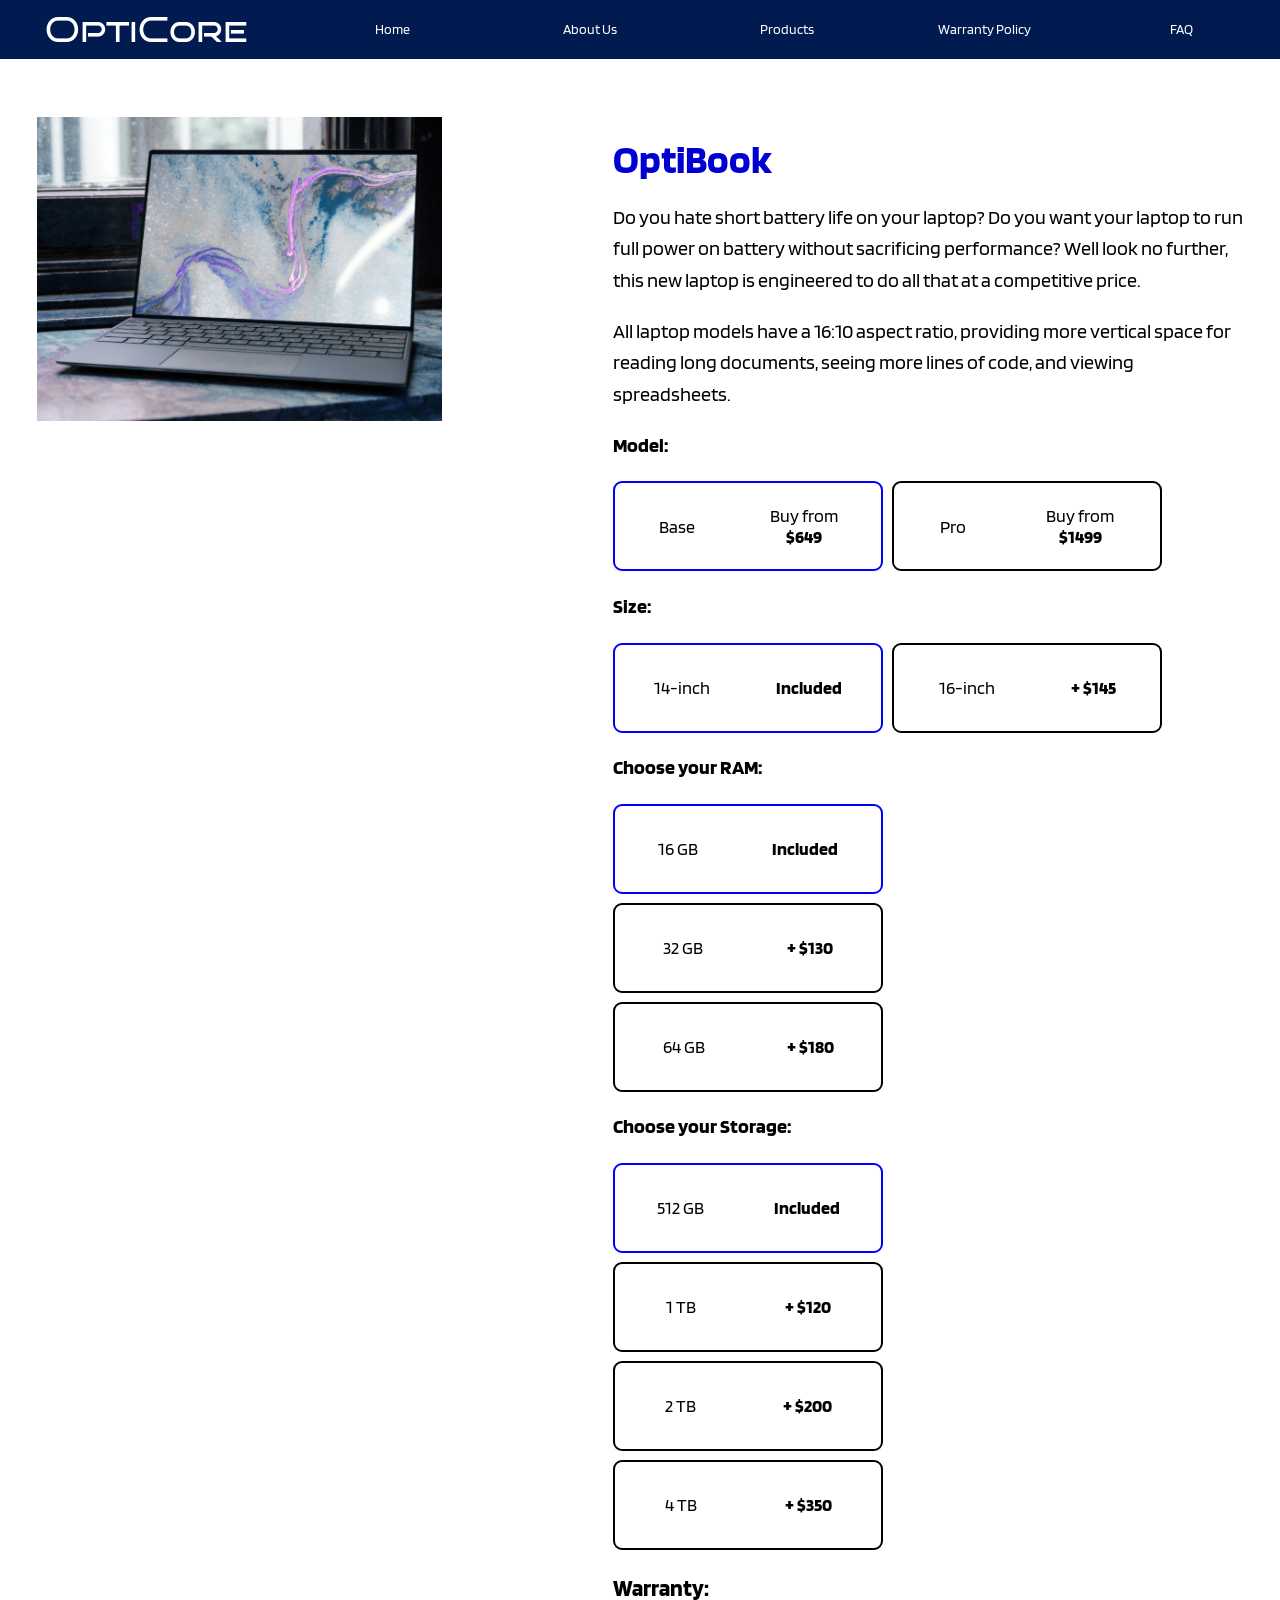
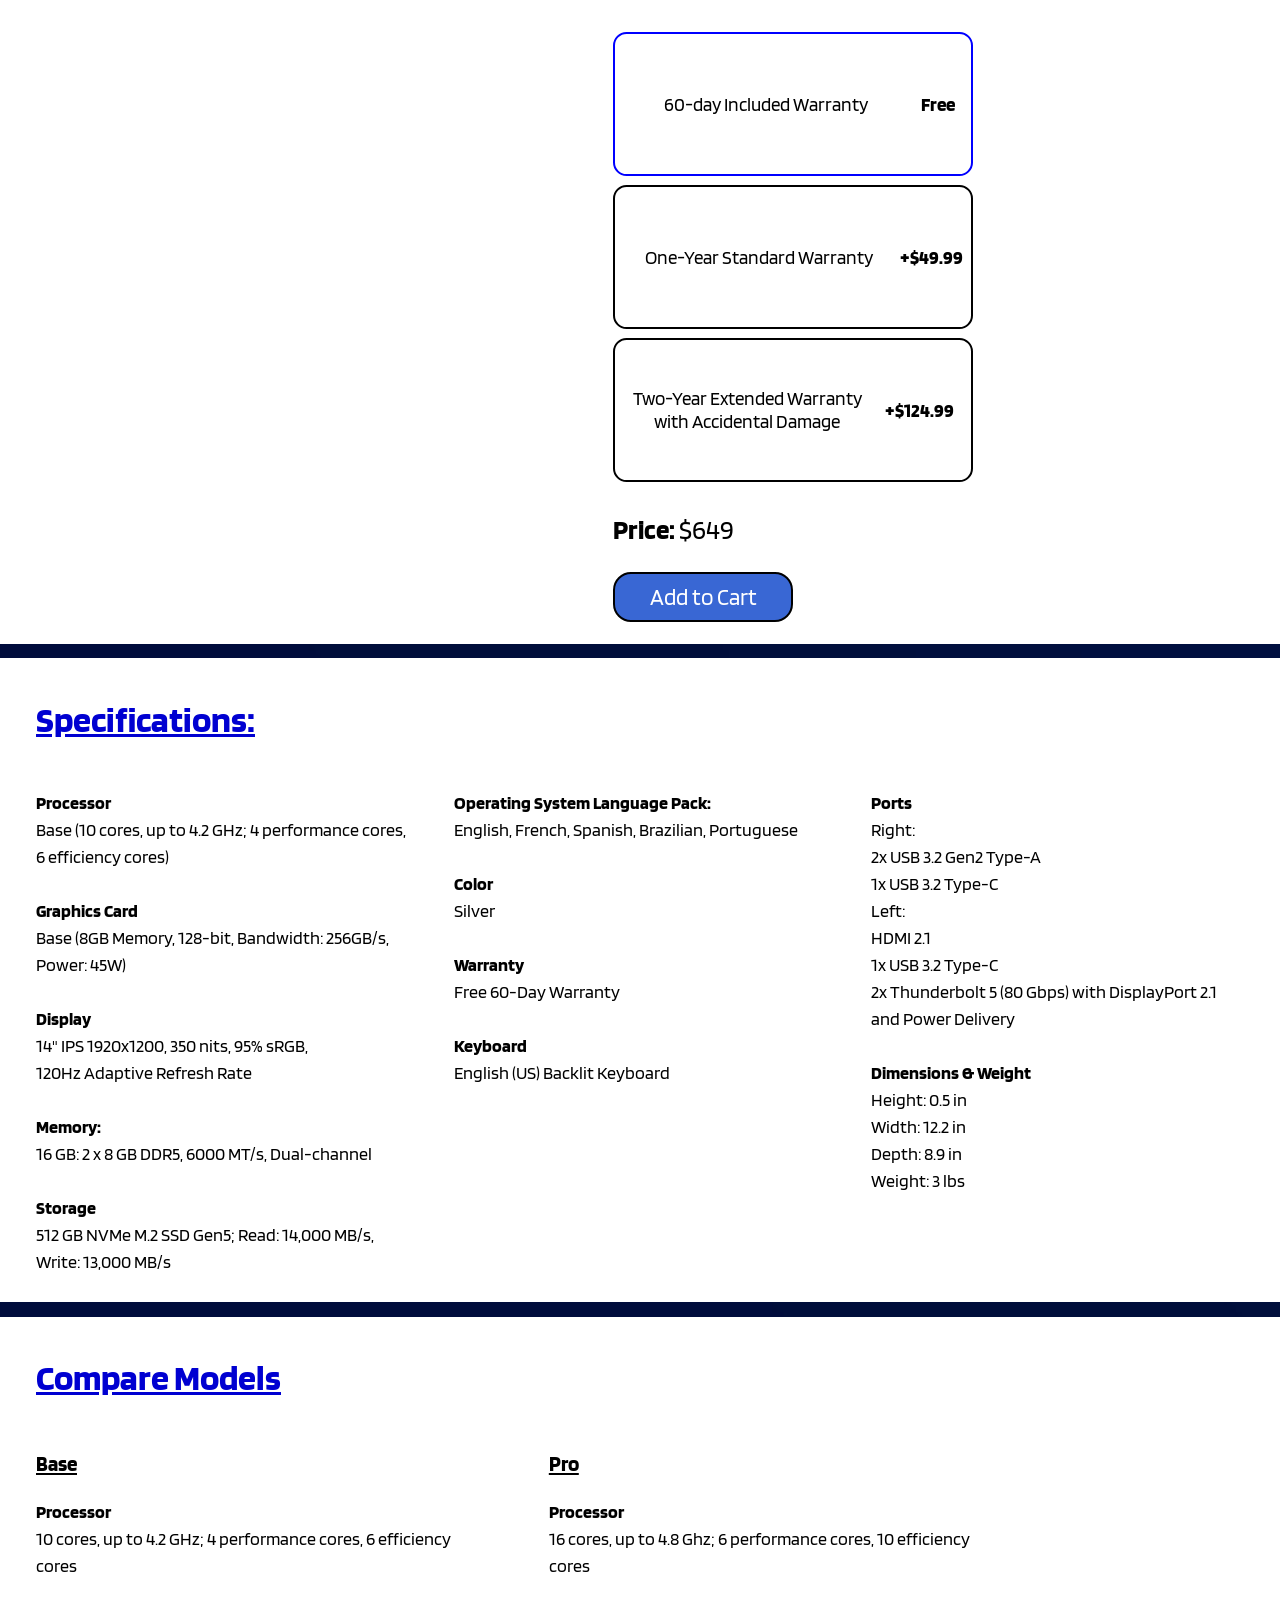
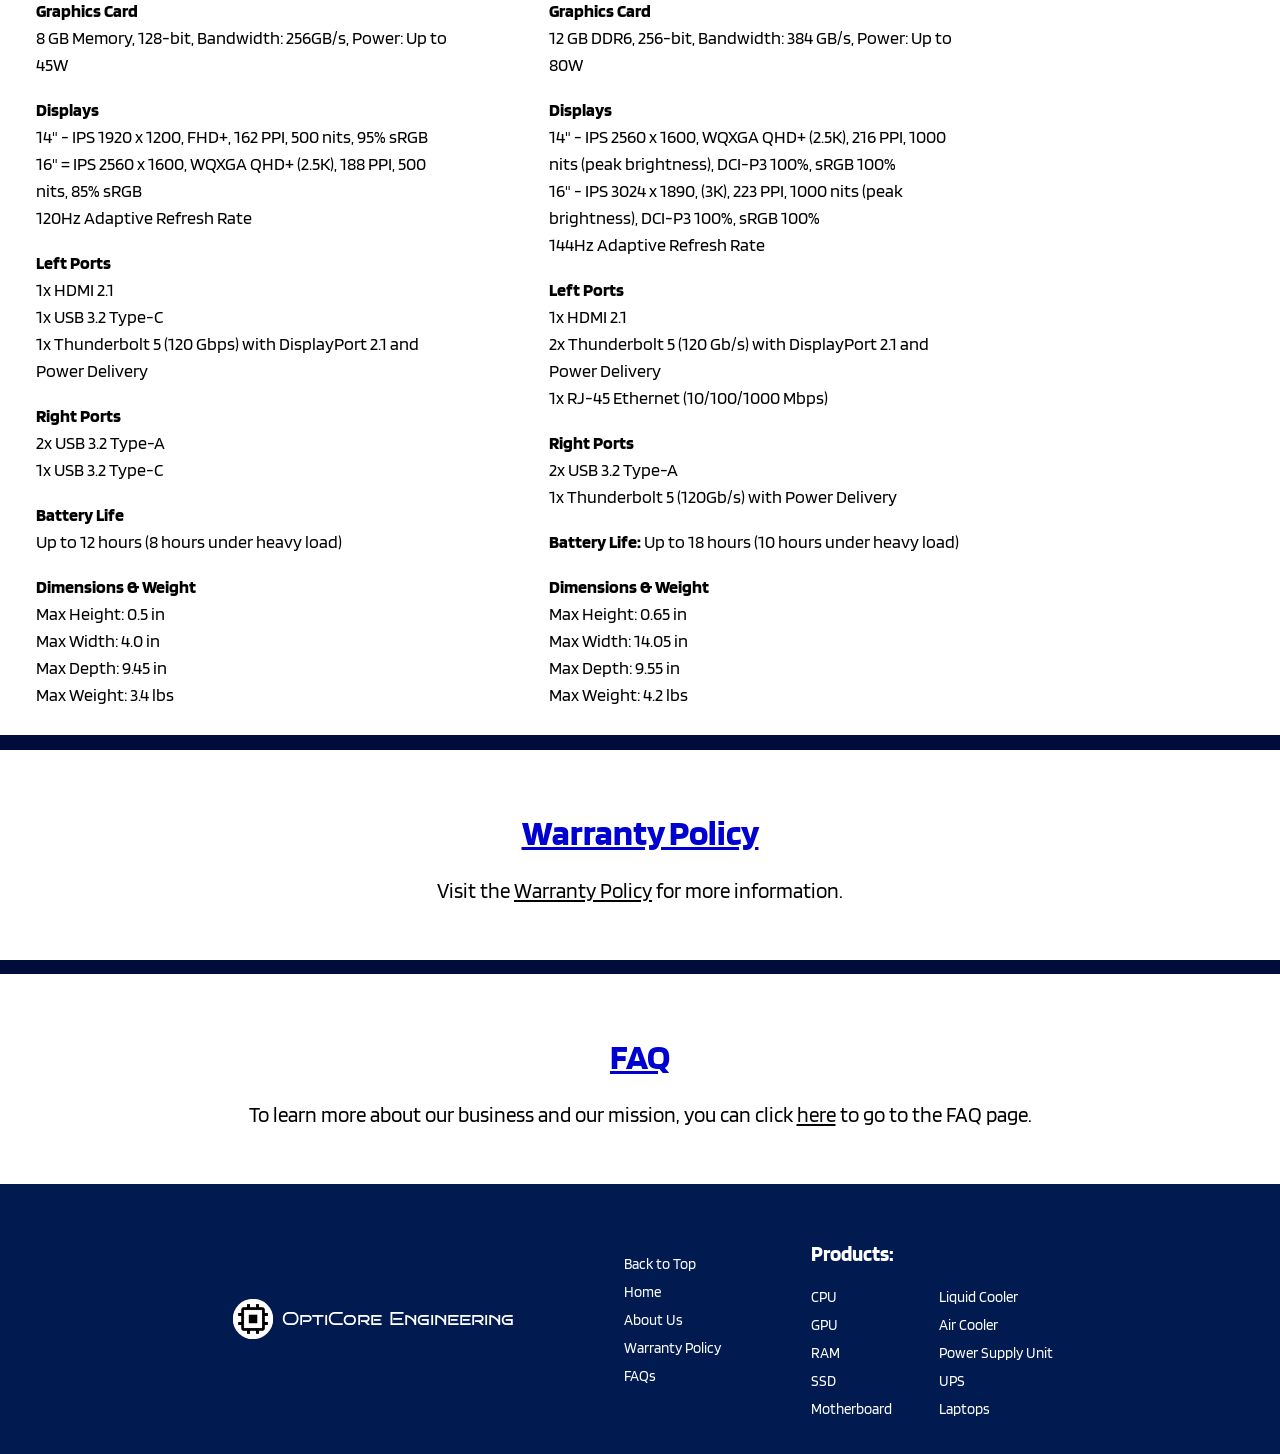
<file: laptops-product-page.html>
<!DOCTYPE html>
<html lang="en">
<head>
    <meta charset="UTF-8">
    <meta name="viewport" content="width=device-width, initial-scale=1.0">
    <title>Laptops - OptiCore Engineering (Computer Parts & Accessories)</title>
    <link rel="stylesheet" type="text/css" href="style.css">
    <link rel="preconnect" href="https://fonts.googleapis.com">
    <link rel="preconnect" href="https://fonts.gstatic.com" crossorigin>
    <link href="https://fonts.googleapis.com/css2?family=Blinker:wght@100;200;300;400;600;700;800;900&family=Bruno+Ace+SC&display=swap" rel="stylesheet">
</head>
<body>
    <div class="nav-bar">
        <h1 class="bruno-ace-sc-regular" id="logo">OptiCore</h1>
        <a href="index.html" class="navbar-button">Home</a>
        <a href="index.html#about-us" class="navbar-button">About Us</a>
        <a href="index.html#products" class="navbar-button">Products</a>
        <a href="warranty-policy.html" class="navbar-button">Warranty Policy</a>
        <a href="FAQ-page.html" class="navbar-button">FAQ</a>
    </div>
    <div class="product-page-content webpage-containers">
        <div id="product-image"><img id="laptop-image" src="images-for-business-website/base-laptop-cropped.jpg" width="75%"></div>
        <div id="product-info">
            <!-- Names for Laptop Models: Base - OptiBook [14/16]; Pro - OptiBook Pro [14/16] -->
            <h1 class="product-page-title" id="laptop-name">OptiBook</h1>
            <p>Do you hate short battery life on your laptop? 
                Do you want your laptop to run full power on battery without sacrificing performance?
                Well look no further, this new laptop is engineered to do all that at a competitive price.</p>
            <p>All laptop models have a 16:10 aspect ratio, providing more vertical space for reading long documents, seeing more lines of code, and viewing spreadsheets.</p>
            <p></p>
            <p class="bold-text">Model:</p>
                <div class="button-div-row" id="model">
                <button class="product-button blue-border"><p>Base</p><p>Buy from <br><span class="bold-text">$649</span></p></button>
                <button class="product-button"><p>Pro</p><p>Buy from <br><span class="bold-text">$1499</span></p></button>
            </div>
            <p class="bold-text">Size:</p>
            <div class="button-div-row" id="size-config">
                <button class="product-button blue-border"><p>14-inch</p><p class="bold-text">Included</p></button>
                <button class="product-button"><p>16-inch</p><p class="bold-text">+ $<span id="16-display-model-size">145</span></p></button>
            </div>
            <p class="bold-text">Choose your RAM:</p>
            <div class="button-div-column" id="ram-config">
                <button class="product-button blue-border"><p>16 GB</p><p class="bold-text">Included</p></button>
                <button class="product-button"><p>32 GB</p><p class="bold-text">+ $130</p></button>
                <button class="product-button"><p>64 GB</p><p class="bold-text">+ $180</p></button>
            </div>
            <p class="bold-text">Choose your Storage:</p>
            <div class="button-div-column" id="storage-config">
                <button class="product-button blue-border"><p>512 GB</p><p class="bold-text">Included</p></button>
                <button class="product-button"><p>1 TB</p><p class="bold-text">+ $120</p></button>
                <button class="product-button"><p>2 TB</p><p class="bold-text">+ $200</p></button>
                <button class="product-button"><p>4 TB</p><p class="bold-text">+ $350</p></button>
            </div>
            <h3>Warranty:</h3>
                <!-- Creating a div called "warranty-container" so that only one button are in each row. -->
                <div class="warranty-button-container">
                    <!-- The included warranty should already be selected before the user chooses their warranty. -->
                    <button class="warranty-button blue-border" id="included-warranty"><p class="warranty-text">60-day Included Warranty</p><p class="bold-text">Free</p></button>
                    <button class="warranty-button" id="one-year-warranty"><p class="warranty-text">One-Year Standard Warranty</p> <p class="bold-text">+$49.99</p></button>
                    <button class="warranty-button" id="two-year-warranty"><p class="warranty text">Two-Year Extended Warranty<br>with Accidental Damage</p> <p class="bold-text">+$124.99</p></button>
                </div>
            <p class="price-font-size"><span class="bold-text">Price: </span>$<span id="price">649</span></p>
            <button class="add-to-cart">Add to Cart</button>
        </div>
    </div>
    <div class="webpage-containers" id="specifications">
        <h2 class="title-section">Specifications:</h2>
        <div class="specs-container">
            <div class="specs-child">
                <p><span class="bold-text">Processor</span><br>
                    <span id="laptop-processor">Base (10 cores, up to 4.2 GHz; 4 performance cores,<br>6 efficiency cores)</span><br><br>
                    <span class="bold-text">Graphics Card</span><br>
                    <span id="laptop-graphics-card">Base (8GB Memory, 128-bit, Bandwidth: 256GB/s,<br>Power: 45W)</span><br><br>
                    <span class="bold-text">Display</span><br>
                    <span id=laptop-display-size">14" IPS 1920x1200</span>, 350 nits, 95% sRGB,<br>
                    <span id="laptop-refresh-rate">120Hz</span> Adaptive Refresh Rate<br><br>
                    <span class="bold-text">Memory:</span><br>
                    <span id="laptop-memory">16 GB: 2 x 8 GB</span> DDR5, 6000 MT/s, Dual-channel<br><br>
                    <span class="bold-text">Storage</span><br>
                    <span id="laptop-storage">512 GB</span> NVMe M.2 SSD Gen5; Read: 14,000 MB/s, Write: 13,000 MB/s
                </p>
            </div>
            <div class="specs-child">
                <p><span class="bold-text">Operating System Language Pack:</span><br>
                English, French, Spanish, Brazilian, Portuguese<br><br>
                <span class="bold-text">Color</span><br>Silver<br><br>
                <span class="bold-text">Warranty</span><br><span id="warranty-selection">Free 60-Day Warranty</span><br><br>
                <span class="bold-text">Keyboard</span><br>English (US) Backlit Keyboard
                </p>
            </div>
            <div class="specs-child">
                <p><span class="bold-text">Ports</span><br>
                    Right:<br>2x USB 3.2 Gen2 Type-A<br>
                    1x USB 3.2 Type-C<br>
                    Left:<br>HDMI 2.1<br>
                    <!-- This could be used to update specifications between the base and pro model as they have different number of ports -->
                    <span id="leftside-type-c-ports">1x USB 3.2 Type-C<br></span>
                    <span id="thunderbolt-quantity">2x</span> Thunderbolt 5 (80 Gbps) with DisplayPort 2.1 and Power Delivery<br><br>

                    <span class="bold-text">Dimensions & Weight</span><br>
                    <!-- Base 14" Height: 0.5 in / Base 16" Height: 0.5 in; Pro 14" Height: 0.6 in / Pro 16" Height: 0.65 in -->
                    Height: <span id="laptop-height">0.5</span> in<br>

                    <!-- Base 14" Width: 12.4 in / Base 16" Width: 14.0 in; Pro 14" Width: 12.5 in / Pro 16" Width: 14.05 in -->
                    Width: <span id="laptop-width">12.2</span> in<br>

                    <!-- Base 14" Depth: 8.9 in / Base 16" Depth: 9.45 in; Pro 14" Depth: 8.7 in / Pro 16" Depth: 9.55 in -->
                    Depth: <span id="laptop-depth">8.9</span> in<br>

                    <!-- Base 14" Weight: 3 lbs / Base 16" Weight: 3.4 lbs; Pro 14" Weight: 3.5 lbs / Pro 16" Weight: 4.2 lbs -->
                    Weight: <span id="laptop-weight">3</span> lbs
                </p>
            </div>
        </div>
    </div>
    <div class="webpage-containers" id="specifications">
        <h2 class="title-section">Compare Models</h2>
        <div class="compare-models-container">
            <div class="specs-child">
                <h3 class="compare-models-text">Base</h3>
                <p><span class="bold-text">Processor</span><br>10 cores, up to 4.2 GHz; 4 performance cores, 6 efficiency cores</p>
                <p><span class="bold-text">Graphics Card</span><br>8 GB Memory, 128-bit, Bandwidth: 256GB/s, Power: Up to 45W</p>
                <p><span class="bold-text">Displays</span><br>
                    14" - IPS 1920 x 1200, FHD+, 162 PPI, 500 nits, 95% sRGB<br>
                    16" = IPS 2560 x 1600, WQXGA QHD+ (2.5K), 188 PPI, 500 nits, 85% sRGB<br>
                    120Hz Adaptive Refresh Rate</p>
                <p><span class="bold-text">Left Ports</span><br>
                    1x HDMI 2.1 <br>1x USB 3.2 Type-C<br>1x Thunderbolt 5 (120 Gbps) with DisplayPort 2.1 and Power Delivery</p>
                <p><span class="bold-text">Right Ports</span><br>2x USB 3.2 Type-A <br>1x USB 3.2 Type-C</p>
                <p><span class="bold-text">Battery Life</span><br>Up to 12 hours (8 hours under heavy load)</p>
                <p><span class="bold-text">Dimensions & Weight</span><br>
                    Max Height: 0.5 in<br>Max Width: 4.0 in <br> Max Depth: 9.45 in <br>Max Weight: 3.4 lbs</p>
            </div>
            <div class="specs-child">
                <h3 class="compare-models-text">Pro</h3>
                <p><span class="bold-text">Processor</span><br>16 cores, up to 4.8 Ghz; 6 performance cores, 10 efficiency cores</p>
                <p><span class="bold-text">Graphics Card</span><br>12 GB DDR6, 256-bit, Bandwidth: 384 GB/s, Power: Up to 80W</p>
                <p><span class="bold-text">Displays</span><br>
                    14" - IPS 2560 x 1600, WQXGA QHD+ (2.5K), 216 PPI, 1000 nits (peak brightness), DCI-P3 100%, sRGB 100%<br>
                    16" - IPS 3024 x 1890, (3K), 223 PPI, 1000 nits (peak brightness), DCI-P3 100%, sRGB 100%<br>
                    144Hz Adaptive Refresh Rate</p>
                 <p><span class="bold-text">Left Ports</span><br>
                    1x HDMI 2.1 <br>2x Thunderbolt 5 (120 Gb/s) with DisplayPort 2.1 and Power Delivery <br>1x RJ-45 Ethernet (10/100/1000 Mbps)</p>   
                <p><span class="bold-text">Right Ports</span><br>
                    2x USB 3.2 Type-A <br>1x Thunderbolt 5 (120Gb/s) with Power Delivery</p>
                <p><span class="bold-text">Battery Life: </span>Up to 18 hours (10 hours under heavy load)</p>
                <p><span class="bold-text">Dimensions & Weight</span><br>
                    Max Height: 0.65 in<br>Max Width: 14.05 in <br> Max Depth: 9.55 in <br>Max Weight: 4.2 lbs</p>
            </div>
        </div>
    </div>
    <div class="webpage-containers" id="warranty-section">
        <h1 class="title-section">Warranty Policy</h1>
        <p class="bigger-font-size">Visit the <a class="link" href="warranty-policy.html">Warranty Policy</a> for more information.</p>
    </div>
    <div class="webpage-containers" id="FAQ-section">
        <h1 class="title-section">FAQ</h1>
        <p class="bigger-font-size">To learn more about our business and our mission, you can click <a class="link" href="FAQ-page.html">here</a> to go to the FAQ page.</p>
    </div>
    <div class="footer">
        <div class="logo">
            <div class="logo-image"><img src="images-for-business-website/cpu-logo.png" width="75%"></div>
            <div class="bruno-ace-sc-regular">OptiCore Engineering</div>
        </div>
            <!-- Separate div boxes help group links. -->
            <div class="essential-links">
                <a class="footer-links" href="#logo">Back to Top</a>
                <a class="footer-links" href="index.html">Home</a>
                <a class="footer-links" href="index.html#about-us">About Us</a>
                <a class="footer-links" href="warranty-policy.html">Warranty Policy</a>
                <a class="footer-links" href="FAQ-page.html">FAQs</a>
            </div>
            <div class="product-link-container">
                <h3>Products:</h3>   
                <!-- These two div box makes 5 links in each column -->
                <div class="product-links">
                    <div class="product-links-one">
                        <a class="footer-links" href="cpu-product-page.html">CPU</a>
                        <a class="footer-links" href="gpu-product-page.html">GPU</a>
                        <a class="footer-links" href="ram-product-page.html">RAM</a>
                        <a class="footer-links" href="ssd-product-page.html">SSD</a>
                        <a class="footer-links" href="motherboard-product-page.html">Motherboard</a>
                    </div>
                    <div class="product-links-two">
                        <a class="footer-links" href="liquid-cooler-product-page.html">Liquid Cooler</a>
                        <a class="footer-links" href="air-cooler-product-page.html">Air Cooler</a>
                        <a class="footer-links" href="psu-product-page.html">Power Supply Unit</a>
                        <a class="footer-links" href="ups-product-page.html">UPS</a>
                        <a class="footer-links" href="laptops-product-page.html">Laptops</a>
                    </div>
            </div>
    </div>
</body>
</html>
</file>
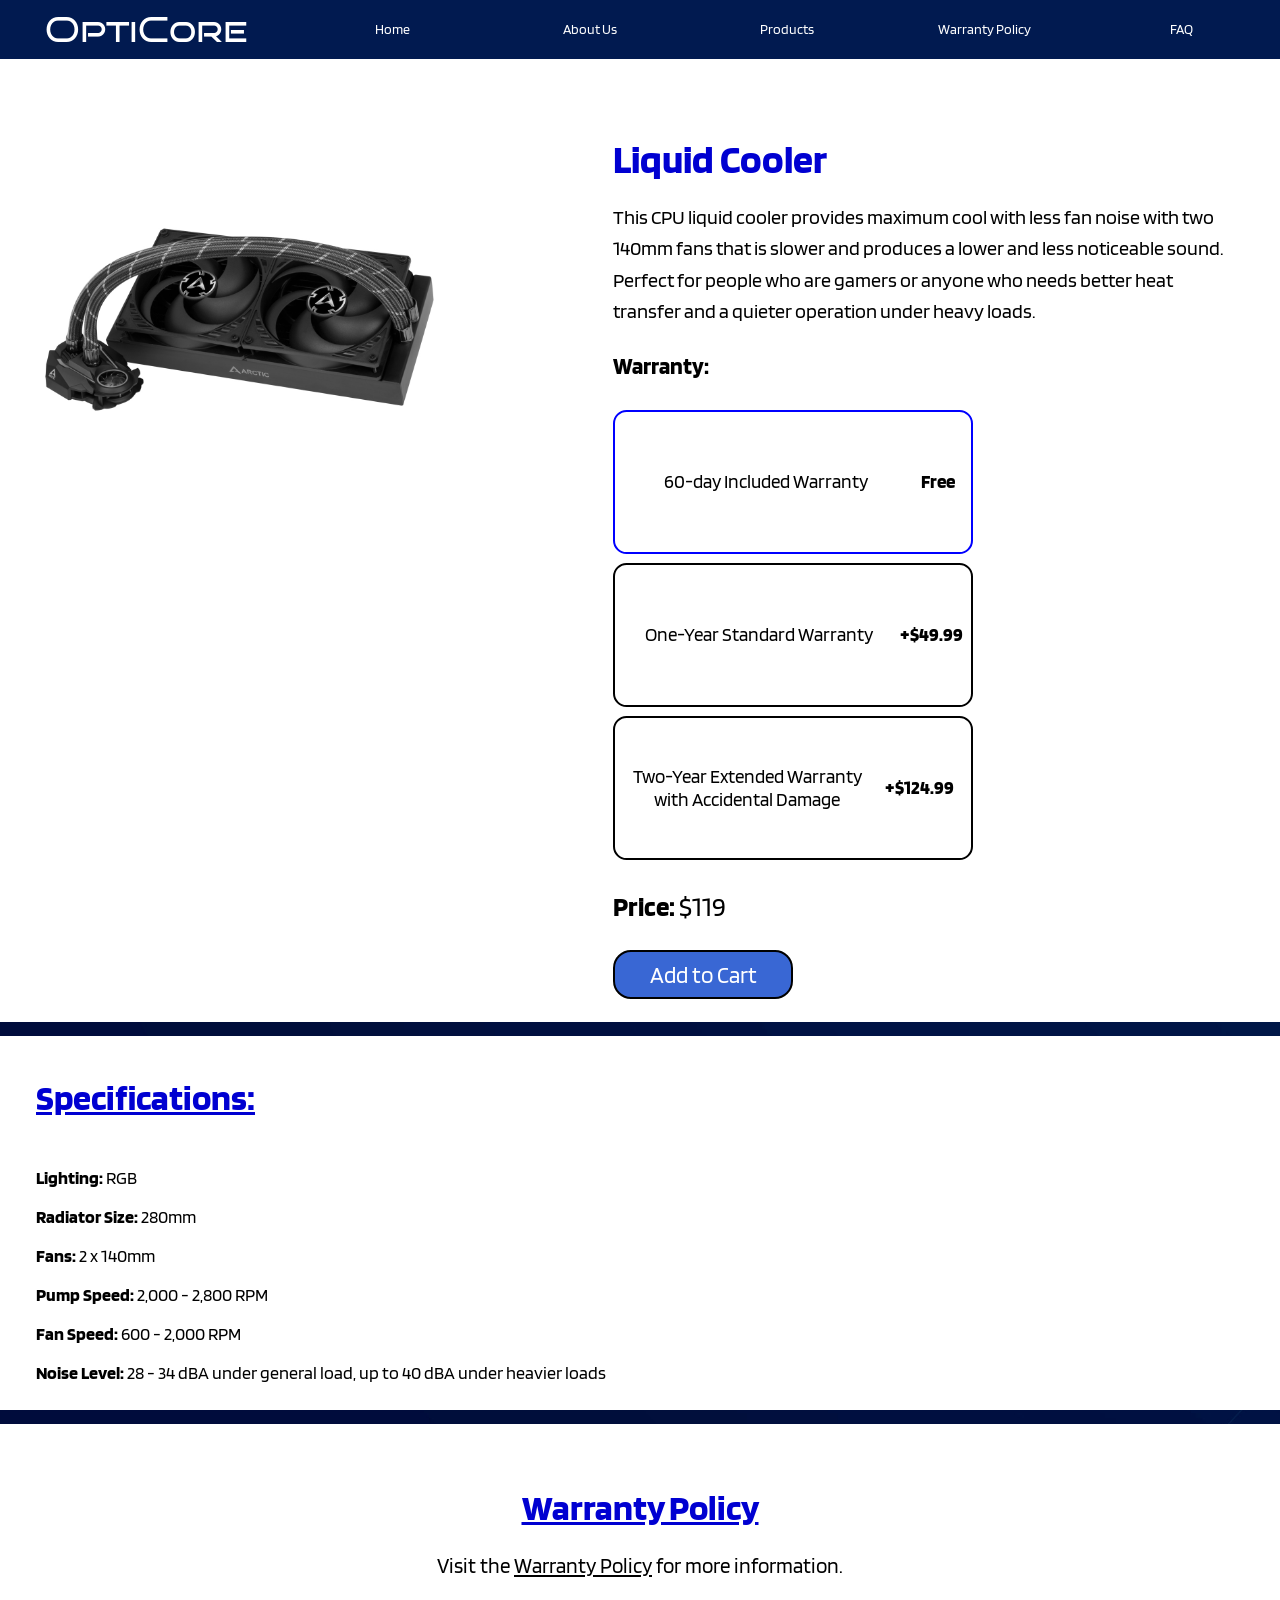
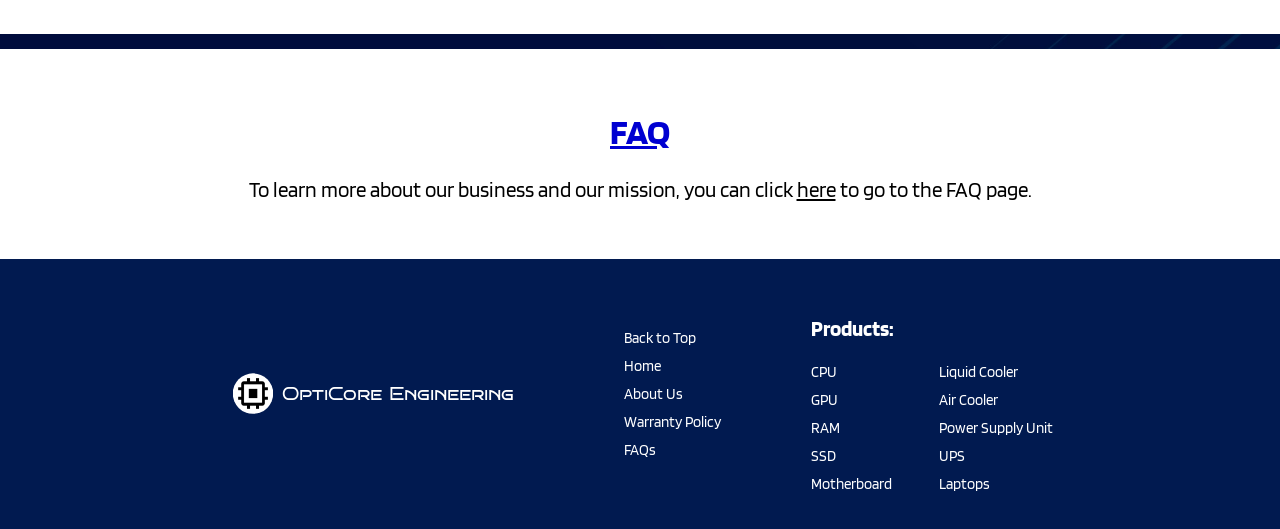
<file: liquid-cooler-product-page.html>
<!DOCTYPE html>
<html lang="en">
<head>
    <meta charset="UTF-8">
    <meta name="viewport" content="width=device-width, initial-scale=1.0">
    <title>Liquid Cooler - OptiCore Engineering (Computer Parts & Accessories)</title>
    <link rel="stylesheet" type="text/css" href="style.css">
    <link rel="preconnect" href="https://fonts.googleapis.com">
    <link rel="preconnect" href="https://fonts.gstatic.com" crossorigin>
    <link href="https://fonts.googleapis.com/css2?family=Blinker:wght@100;200;300;400;600;700;800;900&family=Bruno+Ace+SC&display=swap" rel="stylesheet">
</head>
<body>
    <div class="nav-bar">
        <h1 class="bruno-ace-sc-regular" id="logo">OptiCore</h1>
        <a href="index.html" class="navbar-button">Home</a>
        <a href="index.html#about-us" class="navbar-button">About Us</a>
        <a href="index.html#products" class="navbar-button">Products</a>
        <a href="warranty-policy.html" class="navbar-button">Warranty Policy</a>
        <a href="FAQ-page.html" class="navbar-button">FAQ</a>
    </div>
    <div class="product-page-content webpage-containers">
        <div id="product-image"><img src="images-for-business-website/liquid-cooler.jpg" width="75%"></div>
        <div id="product-info">
            <h1 class="product-page-title">Liquid Cooler</h1>
            <p>This CPU liquid cooler provides maximum cool with less fan noise with two 140mm fans that is slower and produces a lower and less noticeable sound. 
                Perfect for people who are gamers or anyone who needs better heat transfer and a quieter operation under heavy loads.</p>
            <h3>Warranty:</h3>
                <!-- Creating a div called "warranty-container" so that only one button are in each row. -->
                <div class="warranty-button-container">
                    <!-- The included warranty should already be selected before the user chooses their warranty. -->
                    <button class="warranty-button blue-border" id="included-warranty"><p class="warranty-text">60-day Included Warranty</p><p class="bold-text">Free</p></button>
                    <button class="warranty-button" id="one-year-warranty"><p class="warranty-text">One-Year Standard Warranty</p> <p class="bold-text">+$49.99</p></button>
                    <button class="warranty-button" id="two-year-warranty"><p class="warranty text">Two-Year Extended Warranty<br>with Accidental Damage</p> <p class="bold-text">+$124.99</p></button>
                </div>
            <p class="price-font-size"><span class="bold-text">Price: </span>$119</p>
            <button class="add-to-cart">Add to Cart</button>
        </div>
    </div>
    <div class="webpage-containers" id="specifications">
        <h2 class="title-section">Specifications:</h2>
        <div class="specs-container">
            <div>
            <p><span class="bold-text">Lighting: </span>RGB</p>
            <p><span class="bold-text">Radiator Size: </span>280mm</p>
            <p><span class="bold-text">Fans: </span>2 x 140mm</p>
            <p><span class="bold-text">Pump Speed: </span>2,000 - 2,800 RPM</p>
            <p><span class="bold-text">Fan Speed: </span>600 - 2,000 RPM</p>
            <p><span class="bold-text">Noise Level: </span>28 - 34 dBA under general load, up to 40 dBA under heavier loads</p>
            </div>
        </div>
    </div>
    <div class="webpage-containers" id="warranty-section">
    <h1 class="title-section">Warranty Policy</h1>
    <p class="bigger-font-size">Visit the <a class="link" href="warranty-policy.html">Warranty Policy</a> for more information.</p>
    </div>
    <div class="webpage-containers" id="FAQ-section">
        <h1 class="title-section">FAQ</h1>
        <p class="bigger-font-size">To learn more about our business and our mission, you can click <a class="link" href="FAQ-page.html">here</a> to go to the FAQ page.</p>
    </div>
    <div class="footer">
        <div class="logo">
            <div class="logo-image"><img src="images-for-business-website/cpu-logo.png" width="75%"></div>
            <div class="bruno-ace-sc-regular">OptiCore Engineering</div>
        </div>
            <!-- Separate div boxes help group links. -->
            <div class="essential-links">
                <a class="footer-links" href="#logo">Back to Top</a>
                <a class="footer-links" href="index.html">Home</a>
                <a class="footer-links" href="index.html#about-us">About Us</a>
                <a class="footer-links" href="warranty-policy.html">Warranty Policy</a>
                <a class="footer-links" href="FAQ-page.html">FAQs</a>
            </div>
            <div class="product-link-container">
                <h3>Products:</h3>   
                <!-- These two div box makes 5 links in each column -->
                <div class="product-links">
                    <div class="product-links-one">
                        <a class="footer-links" href="cpu-product-page.html">CPU</a>
                        <a class="footer-links" href="gpu-product-page.html">GPU</a>
                        <a class="footer-links" href="ram-product-page.html">RAM</a>
                        <a class="footer-links" href="ssd-product-page.html">SSD</a>
                        <a class="footer-links" href="motherboard-product-page.html">Motherboard</a>
                    </div>
                    <div class="product-links-two">
                        <a class="footer-links" href="liquid-cooler-product-page.html">Liquid Cooler</a>
                        <a class="footer-links" href="air-cooler-product-page.html">Air Cooler</a>
                        <a class="footer-links" href="psu-product-page.html">Power Supply Unit</a>
                        <a class="footer-links" href="ups-product-page.html">UPS</a>
                        <a class="footer-links" href="laptops-product-page.html">Laptops</a>
                    </div>
            </div>
    </div>
</body>
</html>
</file>
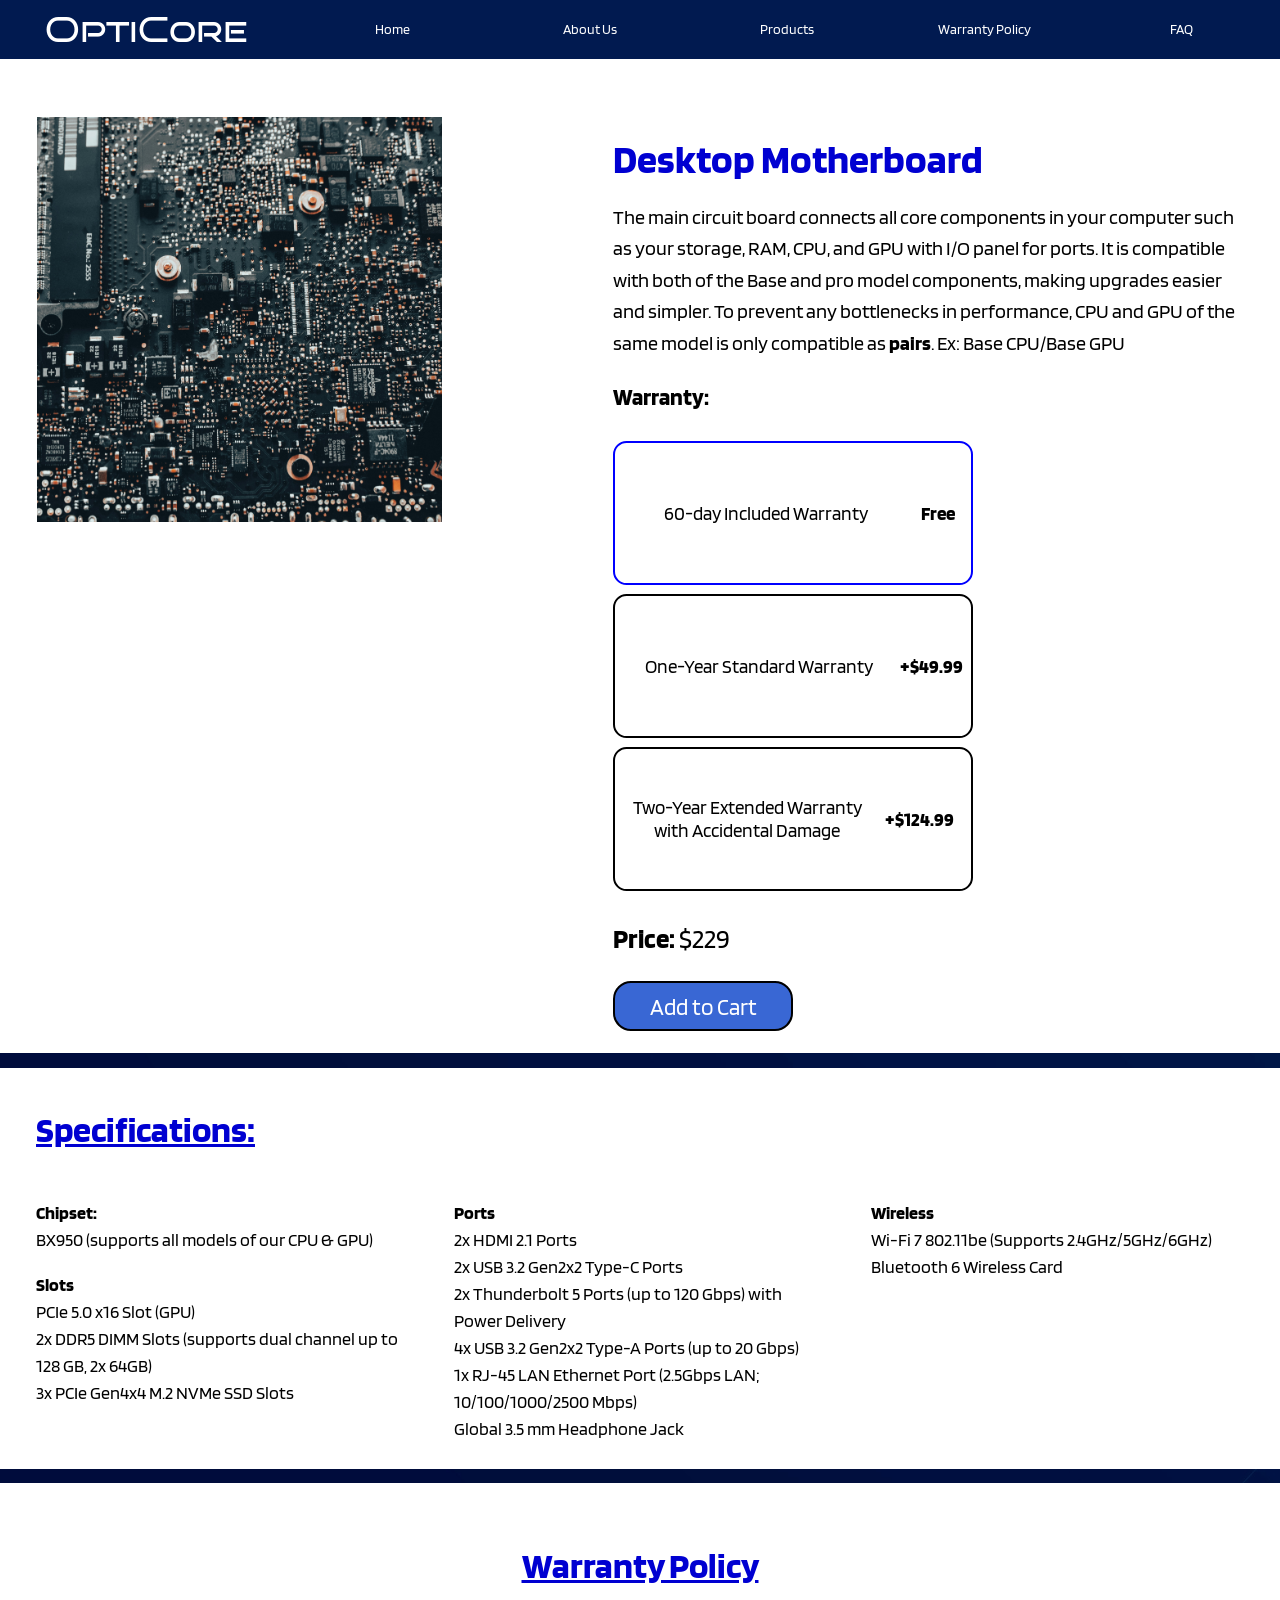
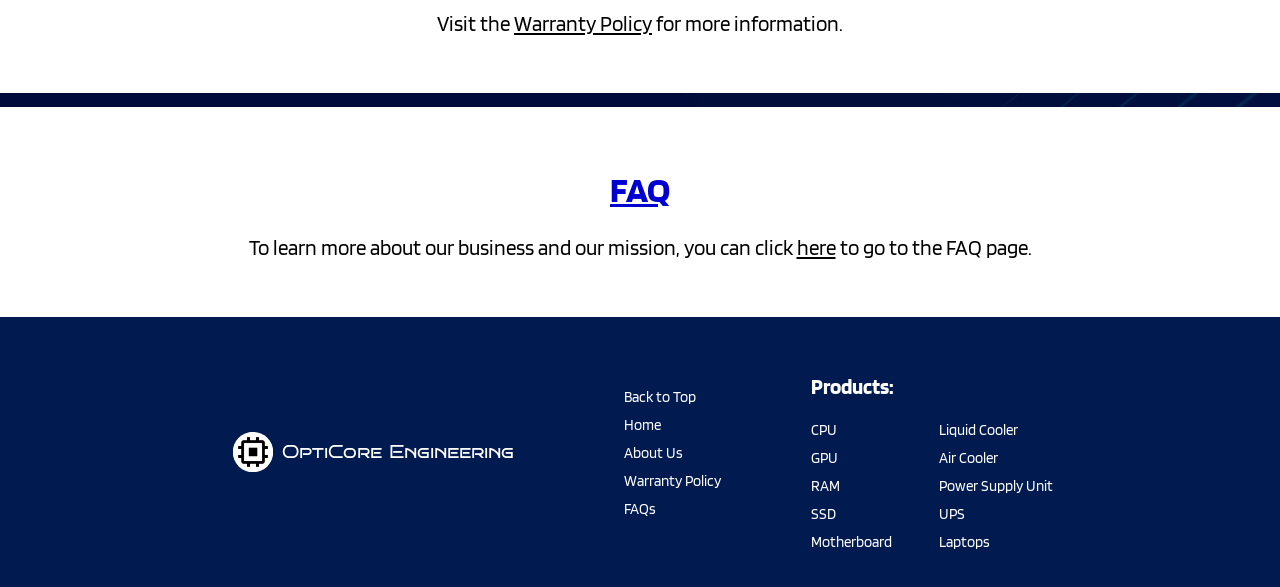
<file: motherboard-product-page.html>
<!DOCTYPE html>
<html lang="en">
<head>
    <meta charset="UTF-8">
    <meta name="viewport" content="width=device-width, initial-scale=1.0">
    <title>Desktop Motherboard - OptiCore Engineering (Computer Parts & Accessories)</title>
    <link rel="stylesheet" type="text/css" href="style.css">
    <link rel="preconnect" href="https://fonts.googleapis.com">
    <link rel="preconnect" href="https://fonts.gstatic.com" crossorigin>
    <link href="https://fonts.googleapis.com/css2?family=Blinker:wght@100;200;300;400;600;700;800;900&family=Bruno+Ace+SC&display=swap" rel="stylesheet">
</head>
<body>
    <div class="nav-bar">
        <h1 class="bruno-ace-sc-regular" id="logo">OptiCore</h1>
        <a href="index.html" class="navbar-button">Home</a>
        <a href="index.html#about-us" class="navbar-button">About Us</a>
        <a href="index.html#products" class="navbar-button">Products</a>
        <a href="warranty-policy.html" class="navbar-button">Warranty Policy</a>
        <a href="FAQ-page.html" class="navbar-button">FAQ</a>
    </div>
    <div class="product-page-content webpage-containers">
        <div id="product-image"><img src="images-for-business-website/motherboard-cropped.jpg" width="75%"></div>
        <div id="product-info">
            <h1 class="product-page-title">Desktop Motherboard</h1>
            <p>The main circuit board connects all core components in your computer such as your storage, RAM, CPU, and GPU with I/O panel for ports. 
                It is compatible with both of the Base and pro model components, making upgrades easier and simpler. 
                To prevent any bottlenecks in performance, CPU and GPU of the same model is only compatible as <span class="bold-text">pairs</span>. Ex: Base CPU/Base GPU</p>
            <h3>Warranty:</h3>
                <!-- Creating a div called "warranty-container" so that only one button are in each row. -->
                <div class="warranty-button-container">
                    <!-- The included warranty should already be selected before the user chooses their warranty. -->
                    <button class="warranty-button blue-border" id="included-warranty"><p class="warranty-text">60-day Included Warranty</p><p class="bold-text">Free</p></button>
                    <button class="warranty-button" id="one-year-warranty"><p class="warranty-text">One-Year Standard Warranty</p> <p class="bold-text">+$49.99</p></button>
                    <button class="warranty-button" id="two-year-warranty"><p class="warranty text">Two-Year Extended Warranty<br>with Accidental Damage</p> <p class="bold-text">+$124.99</p></button>
                </div>
            <p class="price-font-size"><span class="bold-text">Price: </span>$229</p>
            <button class="add-to-cart">Add to Cart</button>
        </div>
    </div>
    <div class="webpage-containers" id="specifications">
        <h2 class="title-section">Specifications:</h2>
        <div class="specs-container">
            <div class="specs-child">
            <p><span class="bold-text">Chipset:</span><br>BX950 (supports all models of our CPU & GPU)</p>
            <p><span class="bold-text">Slots</span>
                <br>PCIe 5.0 x16 Slot (GPU)
                <br>2x DDR5 DIMM Slots (supports dual channel up to 128 GB, 2x 64GB)
                <br>3x PCIe Gen4x4 M.2 NVMe SSD Slots
            </p>
            </div>
            <div class="specs-child">
                <p><span class="bold-text">Ports</span>
                <br>2x HDMI 2.1 Ports
                <br>2x USB 3.2 Gen2x2 Type-C Ports
                <br>2x Thunderbolt 5 Ports (up to 120 Gbps) with Power Delivery
                <br>4x USB 3.2 Gen2x2 Type-A Ports (up to 20 Gbps)
                <br>1x RJ-45 LAN Ethernet Port (2.5Gbps LAN; 10/100/1000/2500 Mbps)
                <br>Global 3.5 mm Headphone Jack
                </p>
            </div>
            <div class="specs-child">
                <p><span class="bold-text">Wireless</span>
                <br>Wi-Fi 7 802.11be (Supports 2.4GHz/5GHz/6GHz)
                <br>Bluetooth 6 Wireless Card</p>
            </div>
        </div>

    </div>
    <div class="webpage-containers" id="warranty-section">
    <h1 class="title-section">Warranty Policy</h1>
    <p class="bigger-font-size">Visit the <a class="link" href="warranty-policy.html">Warranty Policy</a> for more information.</p>
    </div>
    <div class="webpage-containers" id="FAQ-section">
        <h1 class="title-section">FAQ</h1>
        <p class="bigger-font-size">To learn more about our business and our mission, you can click <a class="link" href="FAQ-page.html">here</a> to go to the FAQ page.</p>
    </div>
    <div class="footer">
        <div class="logo">
            <div class="logo-image"><img src="images-for-business-website/cpu-logo.png" width="75%"></div>
            <div class="bruno-ace-sc-regular">OptiCore Engineering</div>
        </div>
            <!-- Separate div boxes help group links. -->
            <div class="essential-links">
                <a class="footer-links" href="#logo">Back to Top</a>
                <a class="footer-links" href="index.html">Home</a>
                <a class="footer-links" href="index.html#about-us">About Us</a>
                <a class="footer-links" href="warranty-policy.html">Warranty Policy</a>
                <a class="footer-links" href="FAQ-page.html">FAQs</a>
            </div>
            <div class="product-link-container">
                <h3>Products:</h3>   
                <!-- These two div box makes 5 links in each column -->
                <div class="product-links">
                    <div class="product-links-one">
                        <a class="footer-links" href="cpu-product-page.html">CPU</a>
                        <a class="footer-links" href="gpu-product-page.html">GPU</a>
                        <a class="footer-links" href="ram-product-page.html">RAM</a>
                        <a class="footer-links" href="ssd-product-page.html">SSD</a>
                        <a class="footer-links" href="motherboard-product-page.html">Motherboard</a>
                    </div>
                    <div class="product-links-two">
                        <a class="footer-links" href="liquid-cooler-product-page.html">Liquid Cooler</a>
                        <a class="footer-links" href="air-cooler-product-page.html">Air Cooler</a>
                        <a class="footer-links" href="psu-product-page.html">Power Supply Unit</a>
                        <a class="footer-links" href="ups-product-page.html">UPS</a>
                        <a class="footer-links" href="laptops-product-page.html">Laptops</a>
                    </div>
            </div>
    </div>
</body>
</html>
</file>
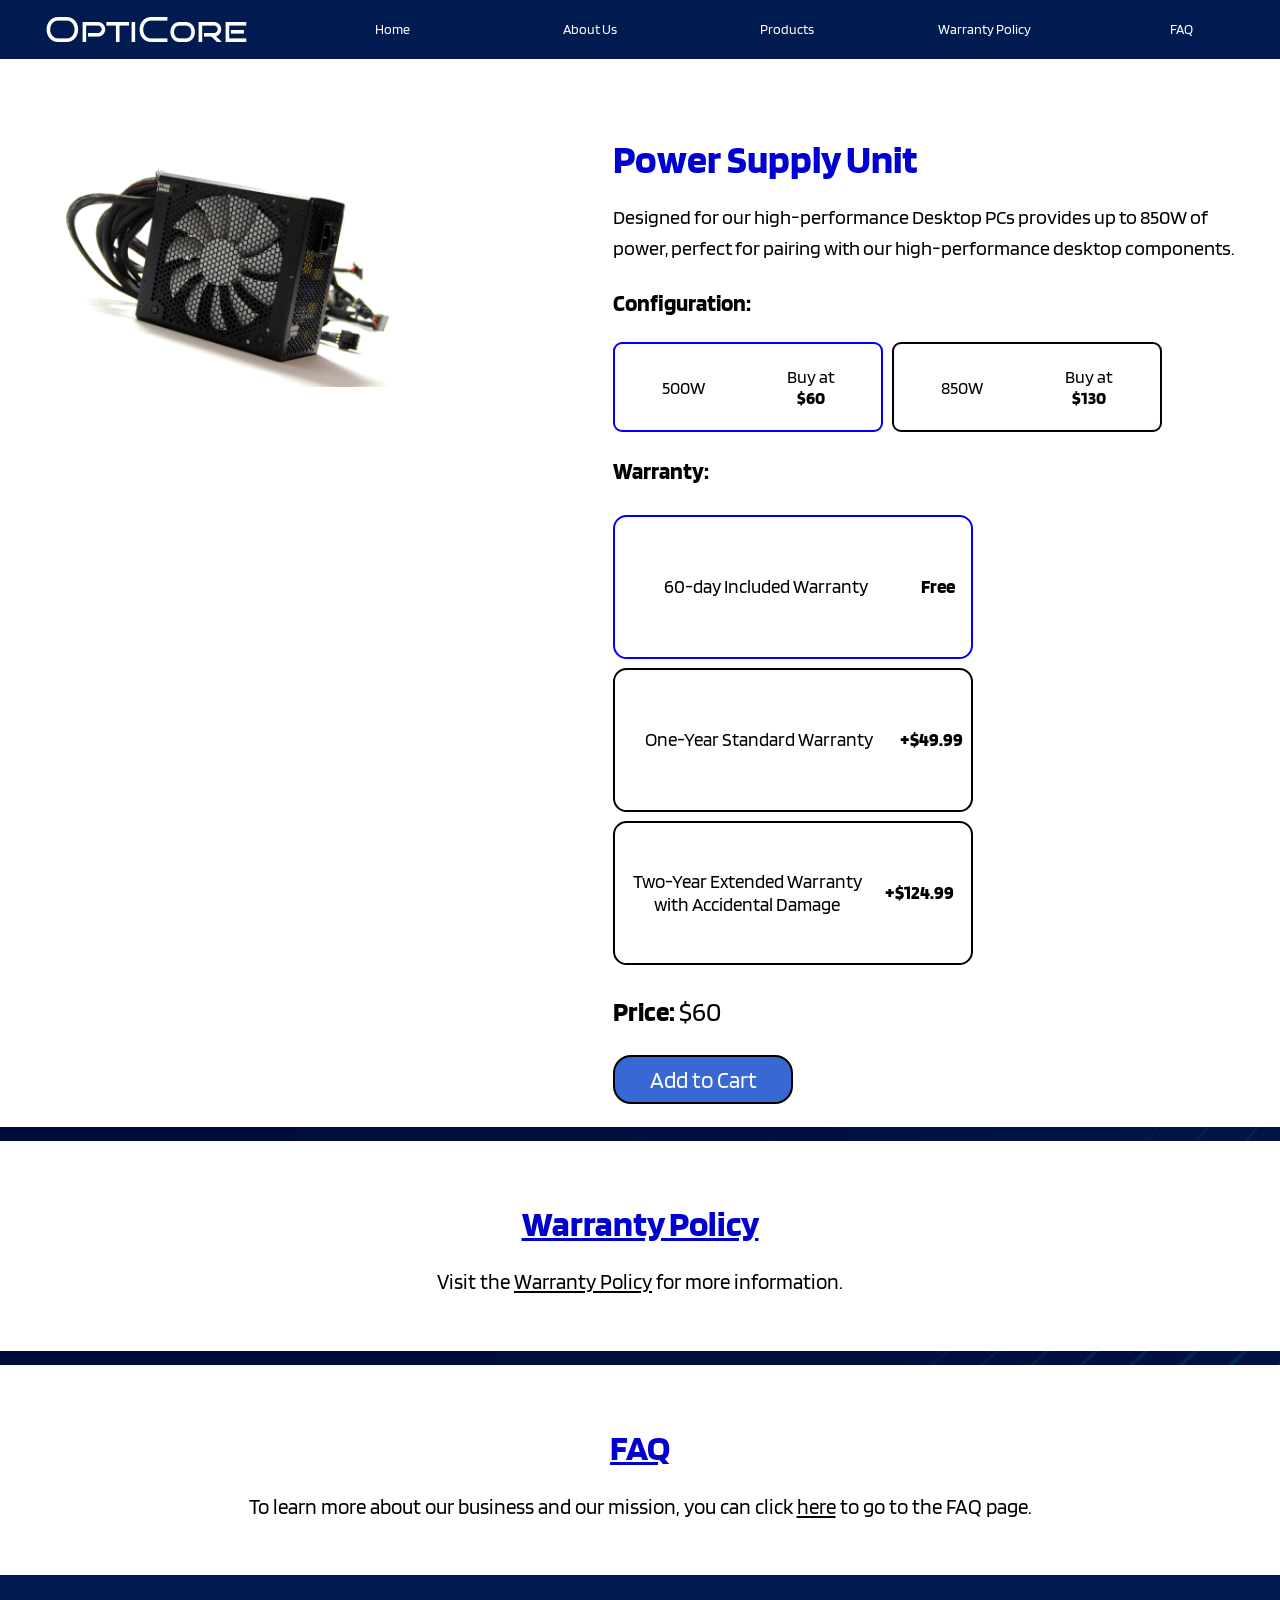
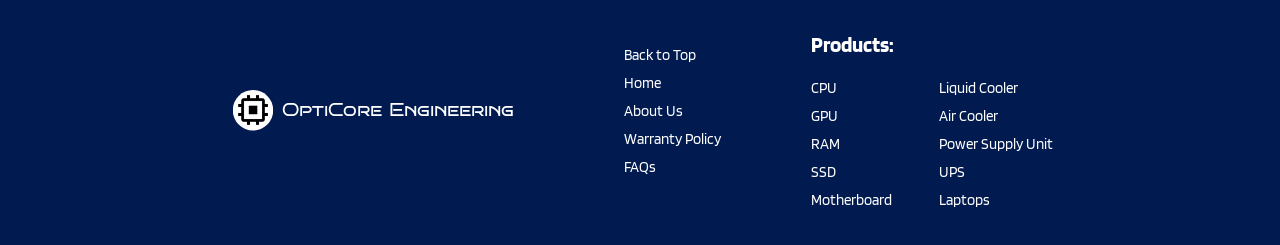
<file: psu-product-page.html>
<!DOCTYPE html>
<html lang="en">
<head>
    <meta charset="UTF-8">
    <meta name="viewport" content="width=device-width, initial-scale=1.0">
    <title>Power Supply Unit - OptiCore Engineering (Computer Parts & Accessories)</title>
    <link rel="stylesheet" type="text/css" href="style.css">
    <link rel="preconnect" href="https://fonts.googleapis.com">
    <link rel="preconnect" href="https://fonts.gstatic.com" crossorigin>
    <link href="https://fonts.googleapis.com/css2?family=Blinker:wght@100;200;300;400;600;700;800;900&family=Bruno+Ace+SC&display=swap" rel="stylesheet">
</head>
<body>
    <div class="nav-bar">
        <h1 class="bruno-ace-sc-regular" id="logo">OptiCore</h1>
        <a href="index.html" class="navbar-button">Home</a>
        <a href="index.html#about-us" class="navbar-button">About Us</a>
        <a href="index.html#products" class="navbar-button">Products</a>
        <a href="warranty-policy.html" class="navbar-button">Warranty Policy</a>
        <a href="FAQ-page.html" class="navbar-button">FAQ</a>
    </div>
    <div class="product-page-content webpage-containers">
        <div id="product-image"><img src="images-for-business-website/power-supply-unit.jpg" width="75%"></div>
        <div id="product-info">
            <h1 class="product-page-title">Power Supply Unit</h1>
            <p>Designed for our high-performance Desktop PCs provides up to 850W of power, perfect for pairing with our high-performance desktop components.</p>
            <h3>Configuration:</h3>
            <div class="button-div-row">
                <button class="product-button blue-border"><p>500W</p><p>Buy at <br><span class="bold-text">$60</span></p></button>
                <button class="product-button"><p>850W</p><p>Buy at <br><span class="bold-text">$130</span></p></button>
            </div>
            <h3>Warranty:</h3>
                <!-- Creating a div called "warranty-container" so that only one button are in each row. -->
                <div class="warranty-button-container">
                    <!-- The included warranty should already be selected before the user chooses their warranty. -->
                    <button class="warranty-button blue-border" id="included-warranty"><p class="warranty-text">60-day Included Warranty</p><p class="bold-text">Free</p></button>
                    <button class="warranty-button" id="one-year-warranty"><p class="warranty-text">One-Year Standard Warranty</p> <p class="bold-text">+$49.99</p></button>
                    <button class="warranty-button" id="two-year-warranty"><p class="warranty text">Two-Year Extended Warranty<br>with Accidental Damage</p> <p class="bold-text">+$124.99</p></button>
                </div>
            <p class="price-font-size"><span class="bold-text">Price: </span>$<span id="price">60</span></p>
            <button class="add-to-cart">Add to Cart</button>
        </div>
    </div>
    <div class="webpage-containers" id="warranty-section">
    <h1 class="title-section">Warranty Policy</h1>
    <p class="bigger-font-size">Visit the <a class="link" href="warranty-policy.html">Warranty Policy</a> for more information.</p>
    </div>
    <div class="webpage-containers" id="FAQ-section">
        <h1 class="title-section">FAQ</h1>
        <p class="bigger-font-size">To learn more about our business and our mission, you can click <a class="link" href="FAQ-page.html">here</a> to go to the FAQ page.</p>
    </div>
    <div class="footer">
        <div class="logo">
            <div class="logo-image"><img src="images-for-business-website/cpu-logo.png" width="75%"></div>
            <div class="bruno-ace-sc-regular">OptiCore Engineering</div>
        </div>
            <!-- Separate div boxes help group links. -->
            <div class="essential-links">
                <a class="footer-links" href="#logo">Back to Top</a>
                <a class="footer-links" href="index.html">Home</a>
                <a class="footer-links" href="index.html#about-us">About Us</a>
                <a class="footer-links" href="warranty-policy.html">Warranty Policy</a>
                <a class="footer-links" href="FAQ-page.html">FAQs</a>
            </div>
            <div class="product-link-container">
                <h3>Products:</h3>   
                <!-- These two div box makes 5 links in each column -->
                <div class="product-links">
                    <div class="product-links-one">
                        <a class="footer-links" href="cpu-product-page.html">CPU</a>
                        <a class="footer-links" href="gpu-product-page.html">GPU</a>
                        <a class="footer-links" href="ram-product-page.html">RAM</a>
                        <a class="footer-links" href="ssd-product-page.html">SSD</a>
                        <a class="footer-links" href="motherboard-product-page.html">Motherboard</a>
                    </div>
                    <div class="product-links-two">
                        <a class="footer-links" href="liquid-cooler-product-page.html">Liquid Cooler</a>
                        <a class="footer-links" href="air-cooler-product-page.html">Air Cooler</a>
                        <a class="footer-links" href="psu-product-page.html">Power Supply Unit</a>
                        <a class="footer-links" href="ups-product-page.html">UPS</a>
                        <a class="footer-links" href="laptops-product-page.html">Laptops</a>
                    </div>
            </div>
    </div>
</body>
</html>
</file>
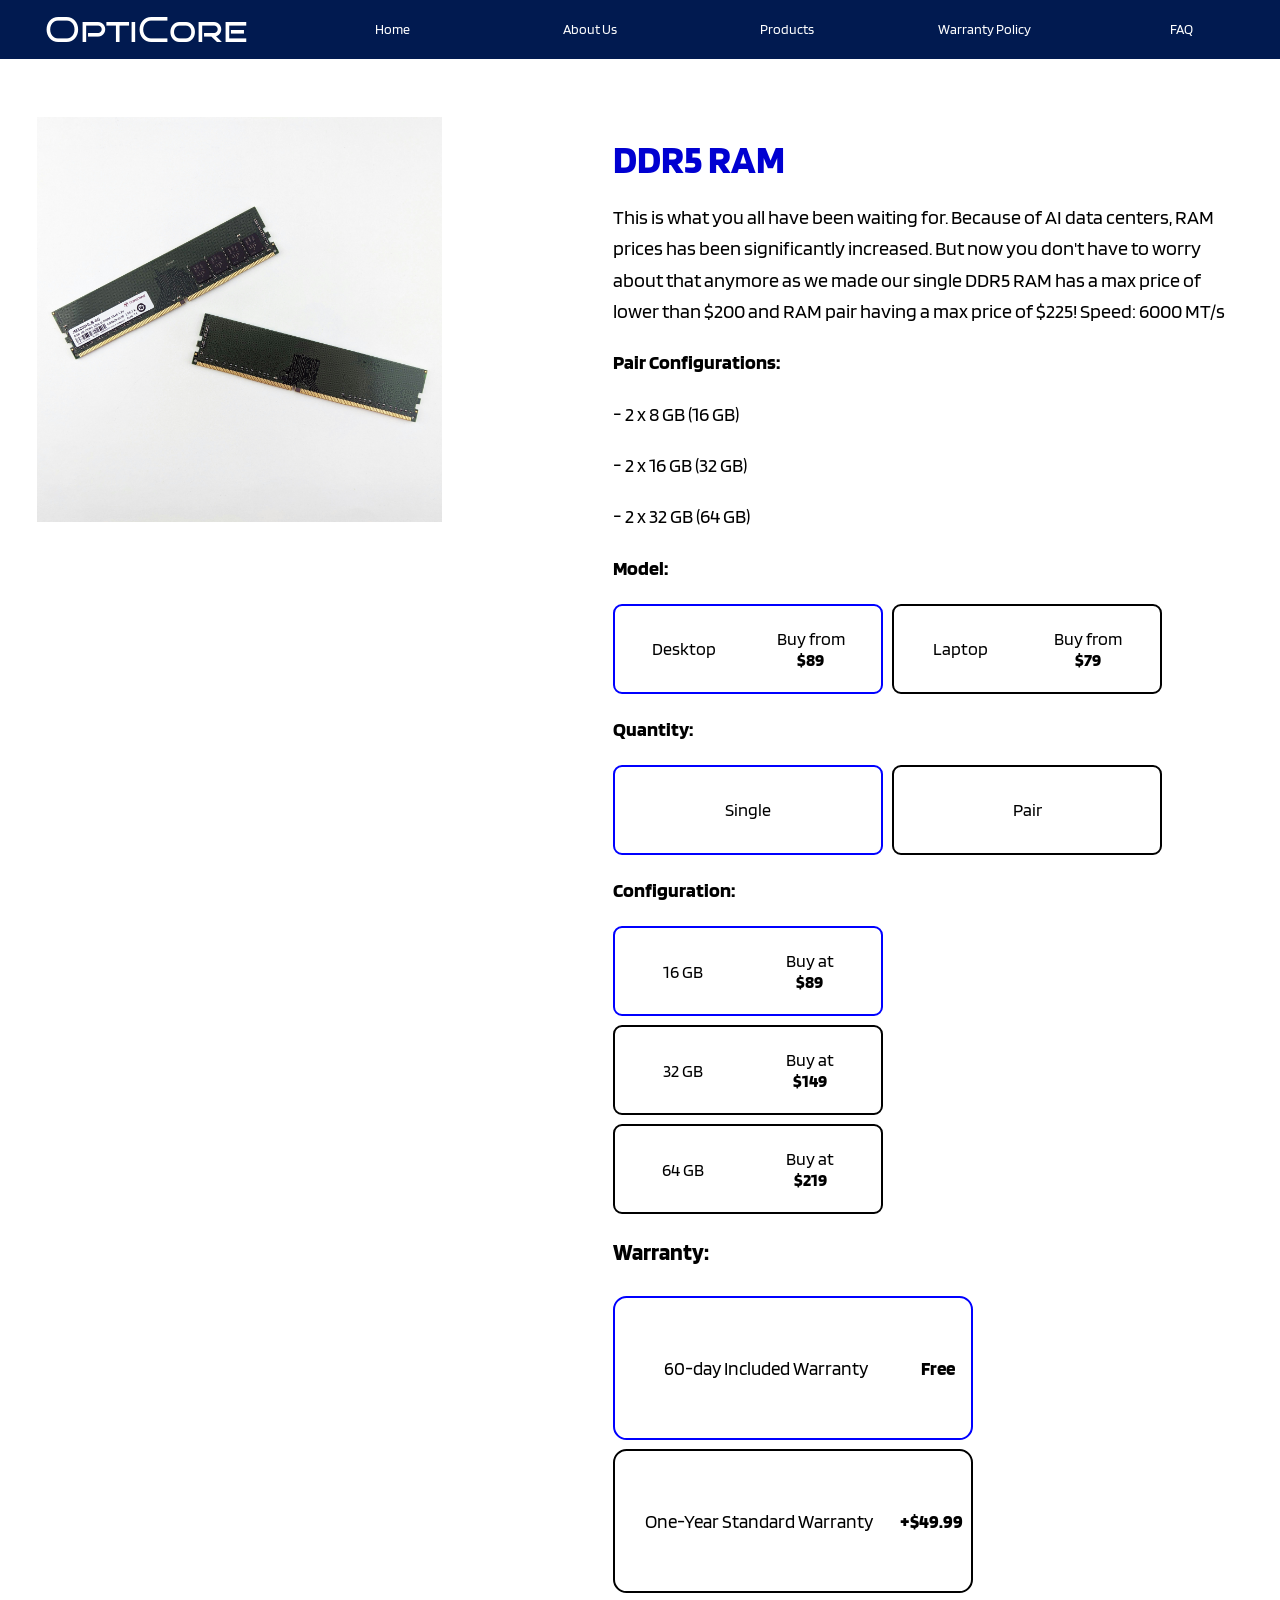
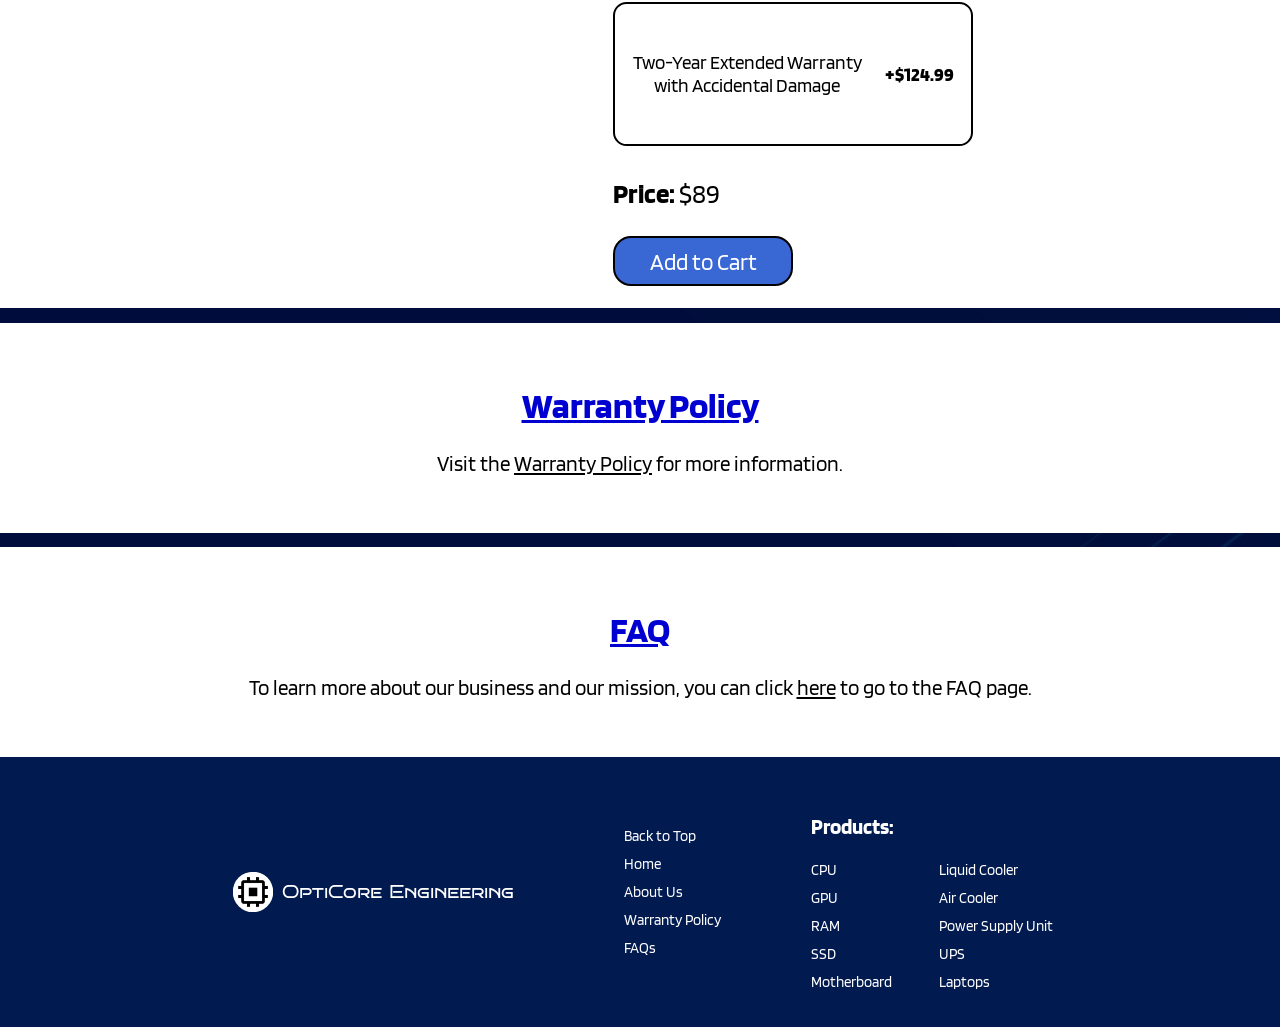
<file: ram-product-page.html>
<!DOCTYPE html>
<html lang="en">
<head>
    <meta charset="UTF-8">
    <meta name="viewport" content="width=device-width, initial-scale=1.0">
    <title>RAM - OptiCore Engineering (Computer Parts & Accessories)</title>
    <link rel="stylesheet" type="text/css" href="style.css">
    <link rel="preconnect" href="https://fonts.googleapis.com">
    <link rel="preconnect" href="https://fonts.gstatic.com" crossorigin>
    <link href="https://fonts.googleapis.com/css2?family=Blinker:wght@100;200;300;400;600;700;800;900&family=Bruno+Ace+SC&display=swap" rel="stylesheet">
</head>
<body>
   <div class="nav-bar">
        <h1 class="bruno-ace-sc-regular" id="logo">OptiCore</h1>
        <a href="index.html" class="navbar-button">Home</a>
        <a href="index.html#about-us" class="navbar-button">About Us</a>
        <a href="index.html#products" class="navbar-button">Products</a>
        <a href="warranty-policy.html" class="navbar-button">Warranty Policy</a>
        <a href="FAQ-page.html" class="navbar-button">FAQ</a>
    </div>
    <div class="product-page-content webpage-containers">
        <div id="product-image"><img src="images-for-business-website/ram-cropped.jpg" width="75%"></div>
        <div id="product-info">
            <h1 class="product-page-title">DDR5 RAM</h1>
            <p>This is what you all have been waiting for. Because of AI data centers, RAM prices has been significantly increased.
                But now you don't have to worry about that anymore as we made our single DDR5 RAM has a max price of lower than $200 and RAM pair having a max price of $225! Speed: 6000 MT/s</p>
            <p class="bold-text">Pair Configurations:</p>
            <p>- 2 x 8 GB (16 GB)</p>
            <p>- 2 x 16 GB (32 GB)</p>
            <p>- 2 x 32 GB (64 GB)</p>
            <p class="bold-text">Model:</p>
            <div class="button-div-row">
                <button class="product-button blue-border"><p>Desktop</p><p>Buy from <br><span class="bold-text">$89</span></p></button>
                <button class="product-button"><p>Laptop</p><p>Buy from<br><span class="bold-text">$79</span></p></button>
            </div>
            <p class="bold-text">Quantity:</p>
            <div class="button-div-row">
                <button class="product-button blue-border">Single</button>
                <button class="product-button">Pair</button>
            </div>
            </p>
            <p class="bold-text">Configuration:</p>
            <div class="button-div-column" >
                <button class="product-button blue-border"><p>16 GB</p><p>Buy at <br><span class="bold-text">$<span id="16-gb-ram">89</span></span></p></button>
                <button class="product-button"><p>32 GB</p><p>Buy at <br><span class="bold-text">$<span id="32-gb-ram">149</span></span></p></button>
                <button class="product-button"><p>64 GB</p><p>Buy at <br><span class="bold-text">$<span id="64-gb-ram">219</span></span></p></button>
            </div>
            <h3>Warranty:</h3>
            <!-- Creating a div called "warranty-container" so that only one button are in each row. -->
            <div class="warranty-button-container">
                <!-- The included warranty should already be selected before the user chooses their warranty. -->
                <button class="warranty-button blue-border" id="included-warranty"><p class="warranty-text">60-day Included Warranty</p><p class="bold-text">Free</p></button>
                <button class="warranty-button" id="one-year-warranty"><p class="warranty-text">One-Year Standard Warranty</p> <p class="bold-text">+$49.99</p></button>
                <button class="warranty-button" id="two-year-warranty"><p class="warranty text">Two-Year Extended Warranty<br>with Accidental Damage</p> <p class="bold-text">+$124.99</p></button>
            </div>
            <p class="price-font-size"><span class="bold-text">Price: </span>$<span id="price">89</span></p>
            <button class="add-to-cart">Add to Cart</button>
        </div>
    </div>
    <div class="webpage-containers" id="warranty-section">
        <h1 class="title-section">Warranty Policy</h1>
        <p class="bigger-font-size">Visit the <a class="link" href="warranty-policy.html">Warranty Policy</a> for more information.</p>
    </div>
    <div class="webpage-containers" id="FAQ-section">
        <h1 class="title-section">FAQ</h1>
        <p class="bigger-font-size">To learn more about our business and our mission, you can click <a class="link" href="FAQ-page.html">here</a> to go to the FAQ page.</p>
    </div>
    <div class="footer">
        <div class="logo">
            <div class="logo-image"><img src="images-for-business-website/cpu-logo.png" width="75%"></div>
            <div class="bruno-ace-sc-regular">OptiCore Engineering</div>
        </div>
        <!-- Separate div boxes help group links. -->
        <div class="essential-links">
            <a class="footer-links" href="#logo">Back to Top</a>
            <a class="footer-links" href="index.html">Home</a>
            <a class="footer-links" href="index.html#about-us">About Us</a>
            <a class="footer-links" href="warranty-policy.html">Warranty Policy</a>
            <a class="footer-links" href="FAQ-page.html">FAQs</a>
        </div>
        <div class="product-link-container">
            <h3>Products:</h3>   
            <!-- These two div box makes 5 links in each column -->
            <div class="product-links">
                <div class="product-links-one">
                    <a class="footer-links" href="cpu-product-page.html">CPU</a>
                    <a class="footer-links" href="gpu-product-page.html">GPU</a>
                    <a class="footer-links" href="ram-product-page.html">RAM</a>
                    <a class="footer-links" href="ssd-product-page.html">SSD</a>
                    <a class="footer-links" href="motherboard-product-page.html">Motherboard</a>
                </div>
                <div class="product-links-two">
                    <a class="footer-links" href="liquid-cooler-product-page.html">Liquid Cooler</a>
                    <a class="footer-links" href="air-cooler-product-page.html">Air Cooler</a>
                    <a class="footer-links" href="psu-product-page.html">Power Supply Unit</a>
                    <a class="footer-links" href="ups-product-page.html">UPS</a>
                    <a class="footer-links" href="laptops-product-page.html">Laptops</a>
                </div>
        </div>
    </div>
</file>
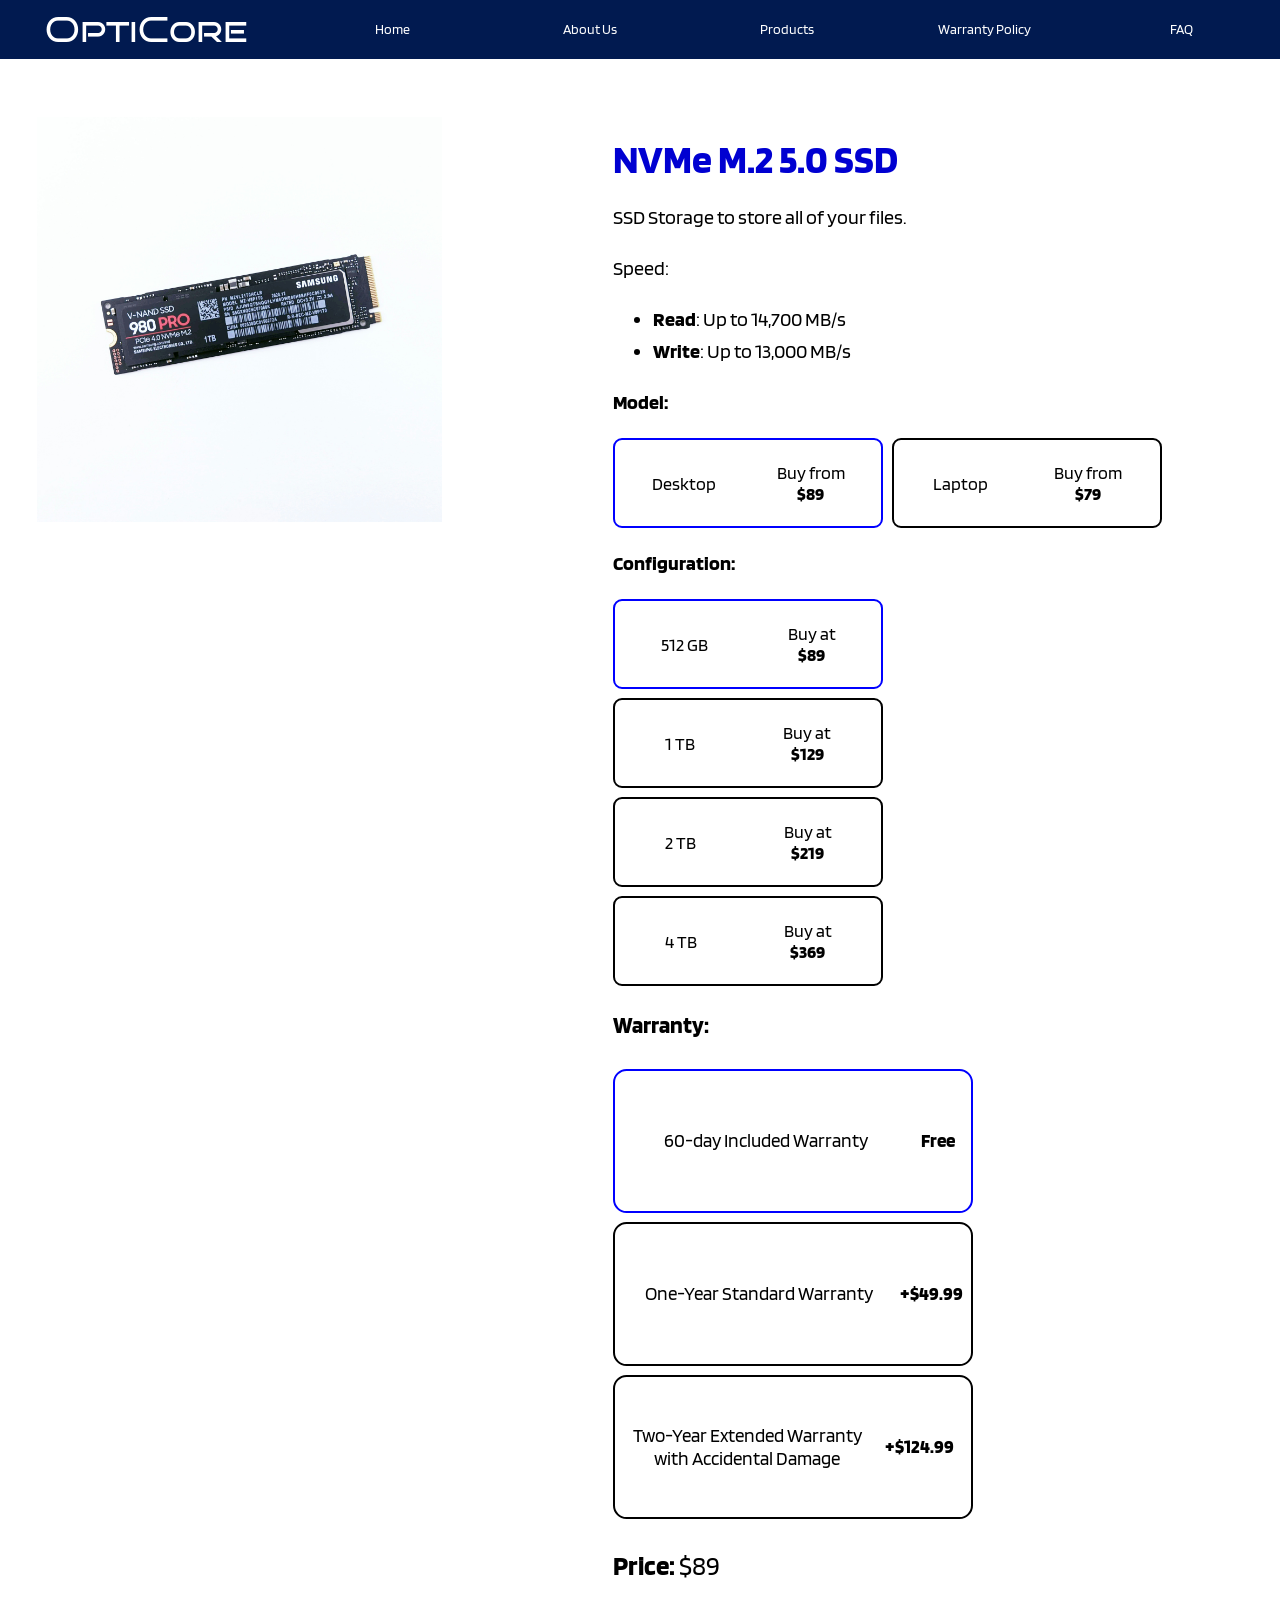
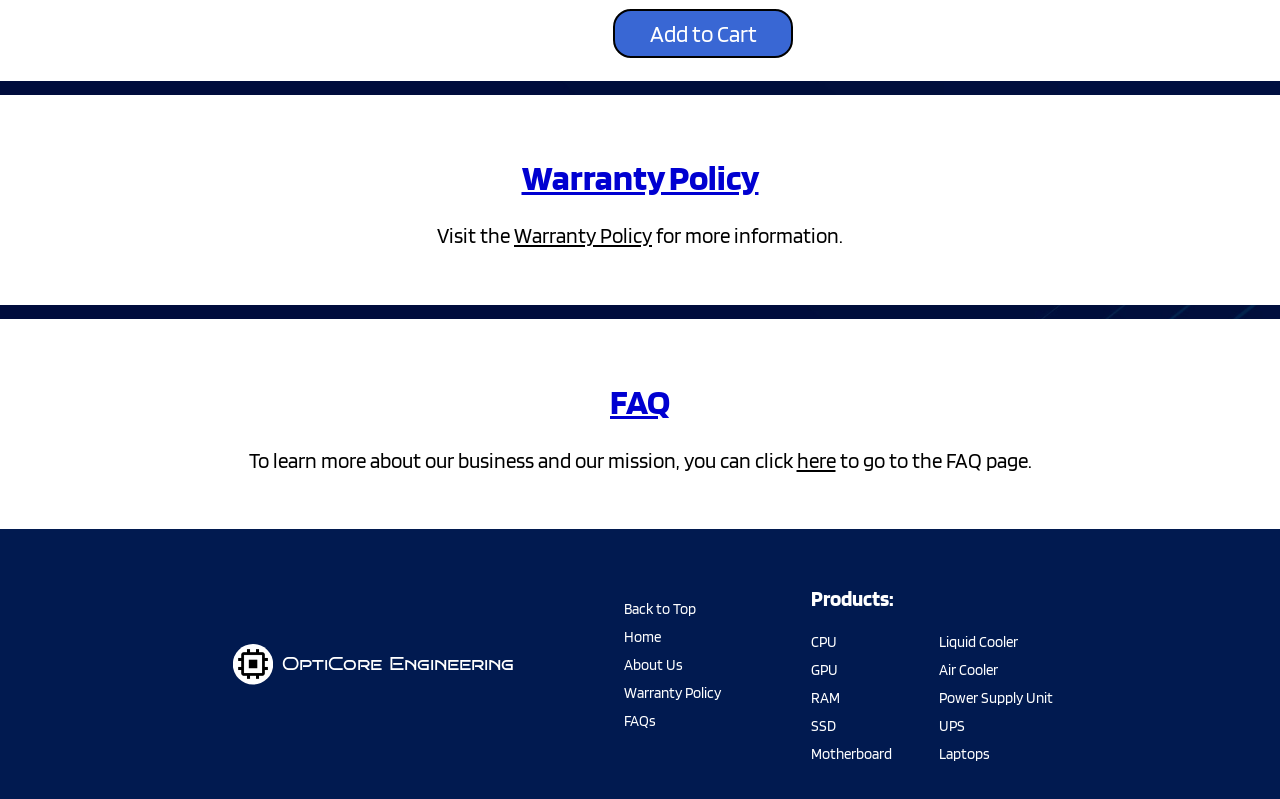
<file: ssd-product-page.html>
<!DOCTYPE html>
<html lang="en">
<head>
    <meta charset="UTF-8">
    <meta name="viewport" content="width=device-width, initial-scale=1.0">
    <title>SSD - OptiCore Engineering (Computer Parts & Accessories)</title>
    <link rel="stylesheet" type="text/css" href="style.css">
    <link rel="preconnect" href="https://fonts.googleapis.com">
    <link rel="preconnect" href="https://fonts.gstatic.com" crossorigin>
    <link href="https://fonts.googleapis.com/css2?family=Blinker:wght@100;200;300;400;600;700;800;900&family=Bruno+Ace+SC&display=swap" rel="stylesheet">
</head>
<body>
    <div class="nav-bar">
        <h1 class="bruno-ace-sc-regular" id="logo">OptiCore</h1>
        <a href="index.html" class="navbar-button">Home</a>
        <a href="index.html#about-us" class="navbar-button">About Us</a>
        <a href="index.html#products" class="navbar-button">Products</a>
        <a href="warranty-policy.html" class="navbar-button">Warranty Policy</a>
        <a href="FAQ-page.html" class="navbar-button">FAQ</a>
    </div>
    <div class="product-page-content webpage-containers">
        <div id="product-image"><img src="images-for-business-website/ssd-cropped.jpg" width="75%"></div>
        <div id="product-info">
            <h1 class="product-page-title">NVMe M.2 5.0 SSD</h1>
            <p>SSD Storage to store all of your files.</p>
            <p>Speed:</p>
            <ul>
                <li><span class="bold-text">Read</span>: Up to 14,700 MB/s</li>
                <li><span class="bold-text">Write</span>: Up to 13,000 MB/s</li>
            </ul>
            <p class="bold-text">Model:</p>
            <div class="button-div-row">
                <button class="product-button blue-border"><p>Desktop</p><p>Buy from <br><span class="bold-text">$89</span></p></button>
                <button class="product-button"><p>Laptop</p><p>Buy from <br><span class="bold-text">$79</span></p></button>
            </div>
            <p class="bold-text">Configuration:</p>
            <div class="button-div-column">
                <!-- IDs ([size]-ssd-model) will be used to change the prices depending on what the user selected for the model. -->
                <button class="product-button blue-border"><p>512 GB</p><p>Buy at <br><span class="bold-text">$<span id="512gb-ssd-model">89</span></span></p></button>
                <button class="product-button"><p>1 TB</p><p>Buy at <br><span class="bold-text">$<span id="512gb-ssd-model">129</span></span></p></button>
                <button class="product-button"><p>2 TB</p><p>Buy at <br><span class="bold-text">$<span id="512gb-ssd-model">219</span></span></p></button>
                <button class="product-button"><p>4 TB</p><p>Buy at <br><span class="bold-text">$<span id="512gb-ssd-model">369</span></span></p></button>
            </div>
            <h3>Warranty:</h3>
                <!-- Creating a div called "warranty-container" so that only one button are in each row. -->
                <div class="warranty-button-container">
                    <!-- The included warranty should already be selected before the user chooses their warranty. -->
                    <button class="warranty-button blue-border" id="included-warranty"><p class="warranty-text">60-day Included Warranty</p><p class="bold-text">Free</p></button>
                    <button class="warranty-button" id="one-year-warranty"><p class="warranty-text">One-Year Standard Warranty</p> <p class="bold-text">+$49.99</p></button>
                    <button class="warranty-button" id="two-year-warranty"><p class="warranty text">Two-Year Extended Warranty<br>with Accidental Damage</p> <p class="bold-text">+$124.99</p></button>
                </div>
            <p class="price-font-size"><span class="bold-text">Price: </span>$<span id="price">89</span></p>
            <button class="add-to-cart">Add to Cart</button>
        </div>
    </div>
        <div class="webpage-containers" id="warranty-section">
        <h1 class="title-section">Warranty Policy</h1>
        <p class="bigger-font-size">Visit the <a class="link" href="warranty-policy.html">Warranty Policy</a> for more information.</p>
        </div>
    <div class="webpage-containers" id="FAQ-section">
        <h1 class="title-section">FAQ</h1>
        <p class="bigger-font-size">To learn more about our business and our mission, you can click <a class="link" href="FAQ-page.html">here</a> to go to the FAQ page.</p>
    </div>
    <div class="footer">
        <div class="logo">
            <div class="logo-image"><img src="images-for-business-website/cpu-logo.png" width="75%"></div>
            <div class="bruno-ace-sc-regular">OptiCore Engineering</div>
        </div>
            <!-- Separate div boxes help group links. -->
            <div class="essential-links">
                <a class="footer-links" href="#logo">Back to Top</a>
                <a class="footer-links" href="index.html">Home</a>
                <a class="footer-links" href="index.html#about-us">About Us</a>
                <a class="footer-links" href="warranty-policy.html">Warranty Policy</a>
                <a class="footer-links" href="FAQ-page.html">FAQs</a>
            </div>
            <div class="product-link-container">
                <h3>Products:</h3>   
                <!-- These two div box makes 5 links in each column -->
                <div class="product-links">
                    <div class="product-links-one">
                        <a class="footer-links" href="cpu-product-page.html">CPU</a>
                        <a class="footer-links" href="gpu-product-page.html">GPU</a>
                        <a class="footer-links" href="ram-product-page.html">RAM</a>
                        <a class="footer-links" href="ssd-product-page.html">SSD</a>
                        <a class="footer-links" href="motherboard-product-page.html">Motherboard</a>
                    </div>
                    <div class="product-links-two">
                        <a class="footer-links" href="liquid-cooler-product-page.html">Liquid Cooler</a>
                        <a class="footer-links" href="air-cooler-product-page.html">Air Cooler</a>
                        <a class="footer-links" href="psu-product-page.html">Power Supply Unit</a>
                        <a class="footer-links" href="ups-product-page.html">UPS</a>
                        <a class="footer-links" href="laptops-product-page.html">Laptops</a>
                    </div>
            </div>
    </div>
</body>
</html>
</file>
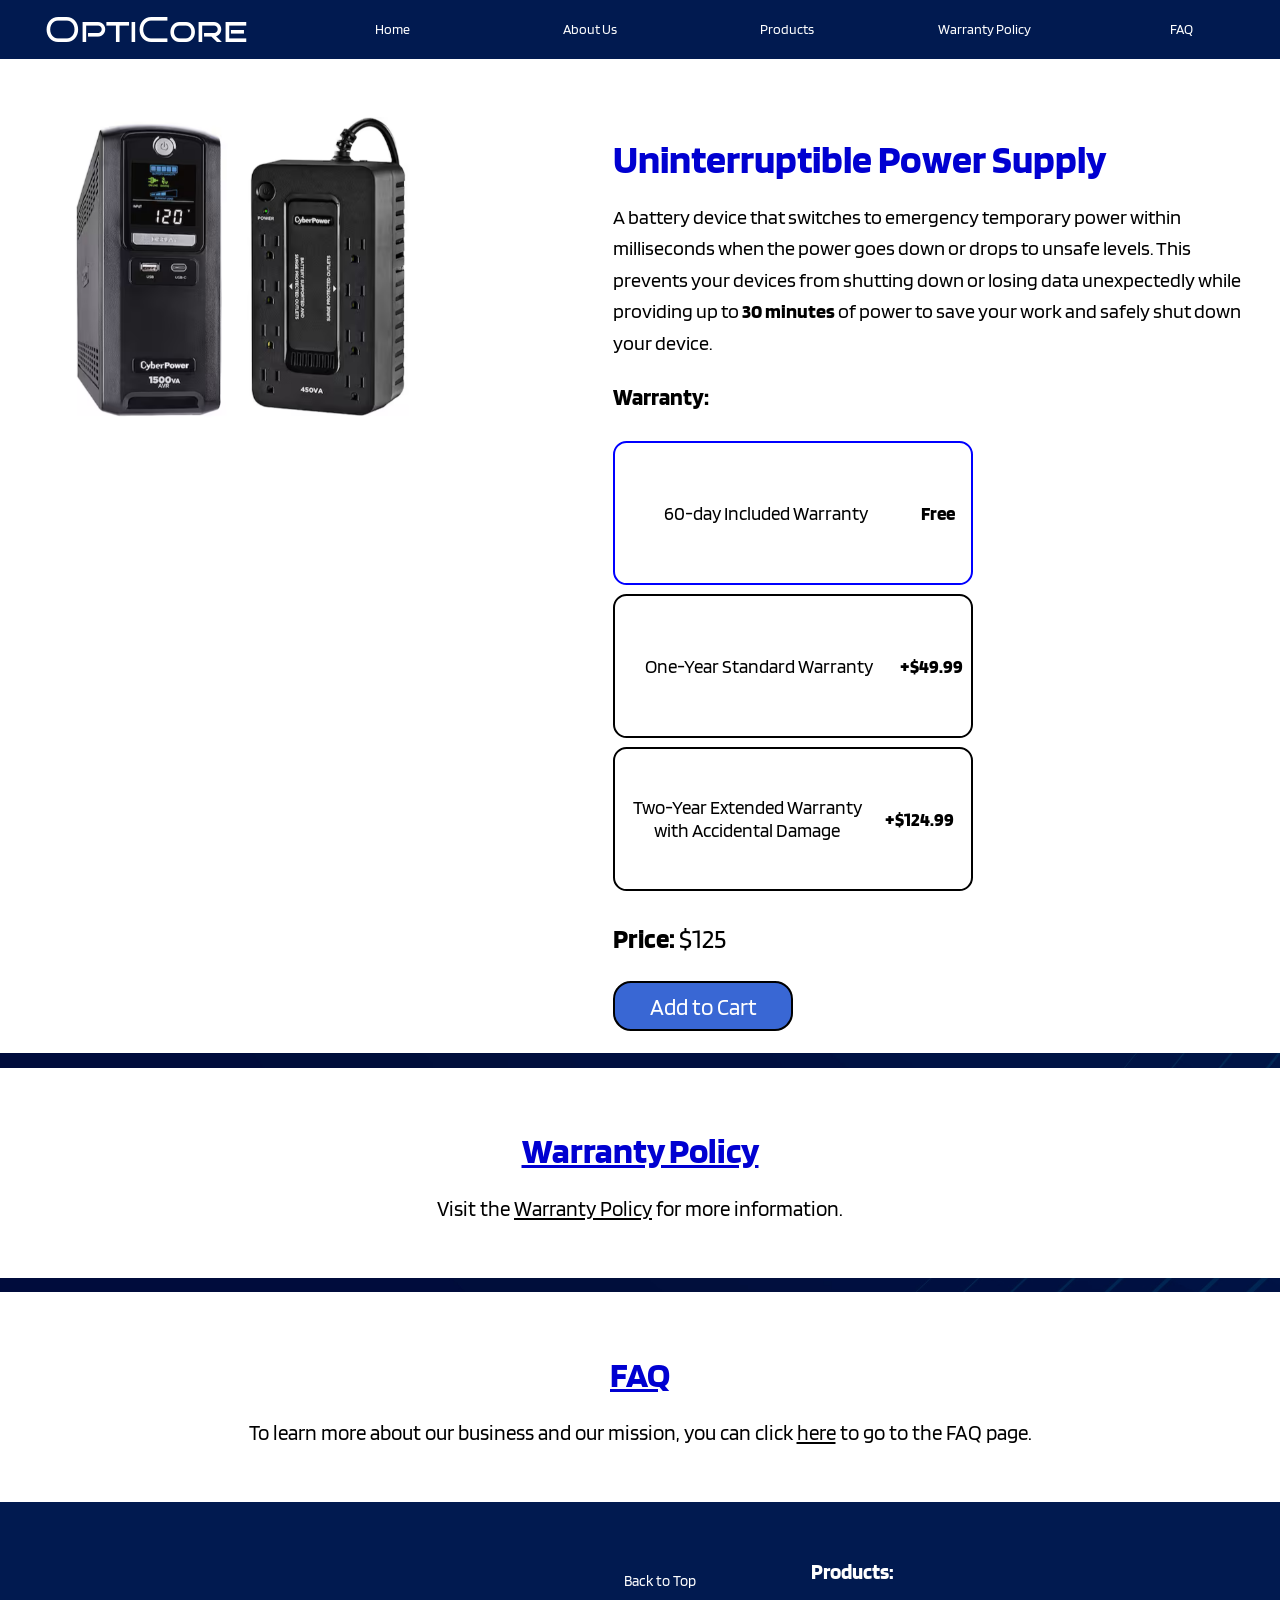
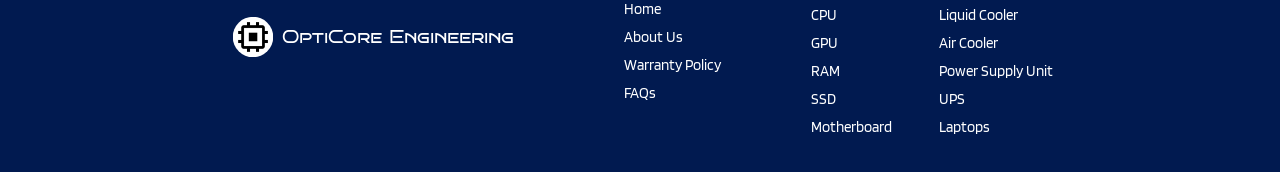
<file: ups-product-page.html>
<!DOCTYPE html>
<html lang="en">
<head>
    <meta charset="UTF-8">
    <meta name="viewport" content="width=device-width, initial-scale=1.0">
    <title>Power Supply Unit - OptiCore Engineering (Computer Parts & Accessories)</title>
    <link rel="stylesheet" type="text/css" href="style.css">
    <link rel="preconnect" href="https://fonts.googleapis.com">
    <link rel="preconnect" href="https://fonts.gstatic.com" crossorigin>
    <link href="https://fonts.googleapis.com/css2?family=Blinker:wght@100;200;300;400;600;700;800;900&family=Bruno+Ace+SC&display=swap" rel="stylesheet">
</head>
<body>
    <div class="nav-bar">
        <h1 class="bruno-ace-sc-regular" id="logo">OptiCore</h1>
        <a href="index.html" class="navbar-button">Home</a>
        <a href="index.html#about-us" class="navbar-button">About Us</a>
        <a href="index.html#products" class="navbar-button">Products</a>
        <a href="warranty-policy.html" class="navbar-button">Warranty Policy</a>
        <a href="FAQ-page.html" class="navbar-button">FAQ</a>
    </div>
    <div class="product-page-content webpage-containers">
        <div id="product-image"><img src="images-for-business-website/ups-cropped.png" width="75%"></div>
        <div id="product-info">
            <h1 class="product-page-title">Uninterruptible Power Supply</h1>
            <p>A battery device that switches to emergency temporary power within milliseconds when the power goes down or drops to unsafe levels. 
                This prevents your devices from shutting down or losing data unexpectedly while providing up to <span class="bold-text">30 minutes</span> of power to save your work and safely shut down your device.</p>
            <h3>Warranty:</h3>
                <!-- Creating a div called "warranty-container" so that only one button are in each row. -->
                <div class="warranty-button-container">
                    <!-- The included warranty should already be selected before the user chooses their warranty. -->
                   <button class="warranty-button blue-border" id="included-warranty"><p class="warranty-text">60-day Included Warranty</p><p class="bold-text">Free</p></button>
                   <button class="warranty-button" id="one-year-warranty"><p class="warranty-text">One-Year Standard Warranty</p> <p class="bold-text">+$49.99</p></button>
                   <button class="warranty-button" id="two-year-warranty"><p class="warranty text">Two-Year Extended Warranty<br>with Accidental Damage</p> <p class="bold-text">+$124.99</p></button>
                </div>
            <p class="price-font-size"><span class="bold-text">Price: </span>$125</p>
            <button class="add-to-cart">Add to Cart</button>
        </div>
    </div>
    <div class="webpage-containers" id="warranty-section">
        <h1 class="title-section">Warranty Policy</h1>
        <p class="bigger-font-size">Visit the <a class="link" href="warranty-policy.html">Warranty Policy</a> for more information.</p>
    </div>
    <div class="webpage-containers" id="FAQ-section">
        <h1 class="title-section">FAQ</h1>
        <p class="bigger-font-size">To learn more about our business and our mission, you can click <a class="link" href="FAQ-page.html">here</a> to go to the FAQ page.</p>
    </div>
    <div class="footer">
        <div class="logo">
            <div class="logo-image"><img src="images-for-business-website/cpu-logo.png" width="75%"></div>
            <div class="bruno-ace-sc-regular">OptiCore Engineering</div>
        </div>
            <!-- Separate div boxes help group links. -->
            <div class="essential-links">
                <a class="footer-links" href="#logo">Back to Top</a>
                <a class="footer-links" href="index.html">Home</a>
                <a class="footer-links" href="index.html#about-us">About Us</a>
                <a class="footer-links" href="warranty-policy.html">Warranty Policy</a>
                <a class="footer-links" href="FAQ-page.html">FAQs</a>
            </div>
            <div class="product-link-container">
                <h3>Products:</h3>   
                <!-- These two div box makes 5 links in each column -->
                <div class="product-links">
                    <div class="product-links-one">
                        <a class="footer-links" href="cpu-product-page.html">CPU</a>
                        <a class="footer-links" href="gpu-product-page.html">GPU</a>
                        <a class="footer-links" href="ram-product-page.html">RAM</a>
                        <a class="footer-links" href="ssd-product-page.html">SSD</a>
                        <a class="footer-links" href="motherboard-product-page.html">Motherboard</a>
                    </div>
                    <div class="product-links-two">
                        <a class="footer-links" href="liquid-cooler-product-page.html">Liquid Cooler</a>
                        <a class="footer-links" href="air-cooler-product-page.html">Air Cooler</a>
                        <a class="footer-links" href="psu-product-page.html">Power Supply Unit</a>
                        <a class="footer-links" href="ups-product-page.html">UPS</a>
                        <a class="footer-links" href="laptops-product-page.html">Laptops</a>
                    </div>
            </div>
    </div>
</body>
</html>
</file>
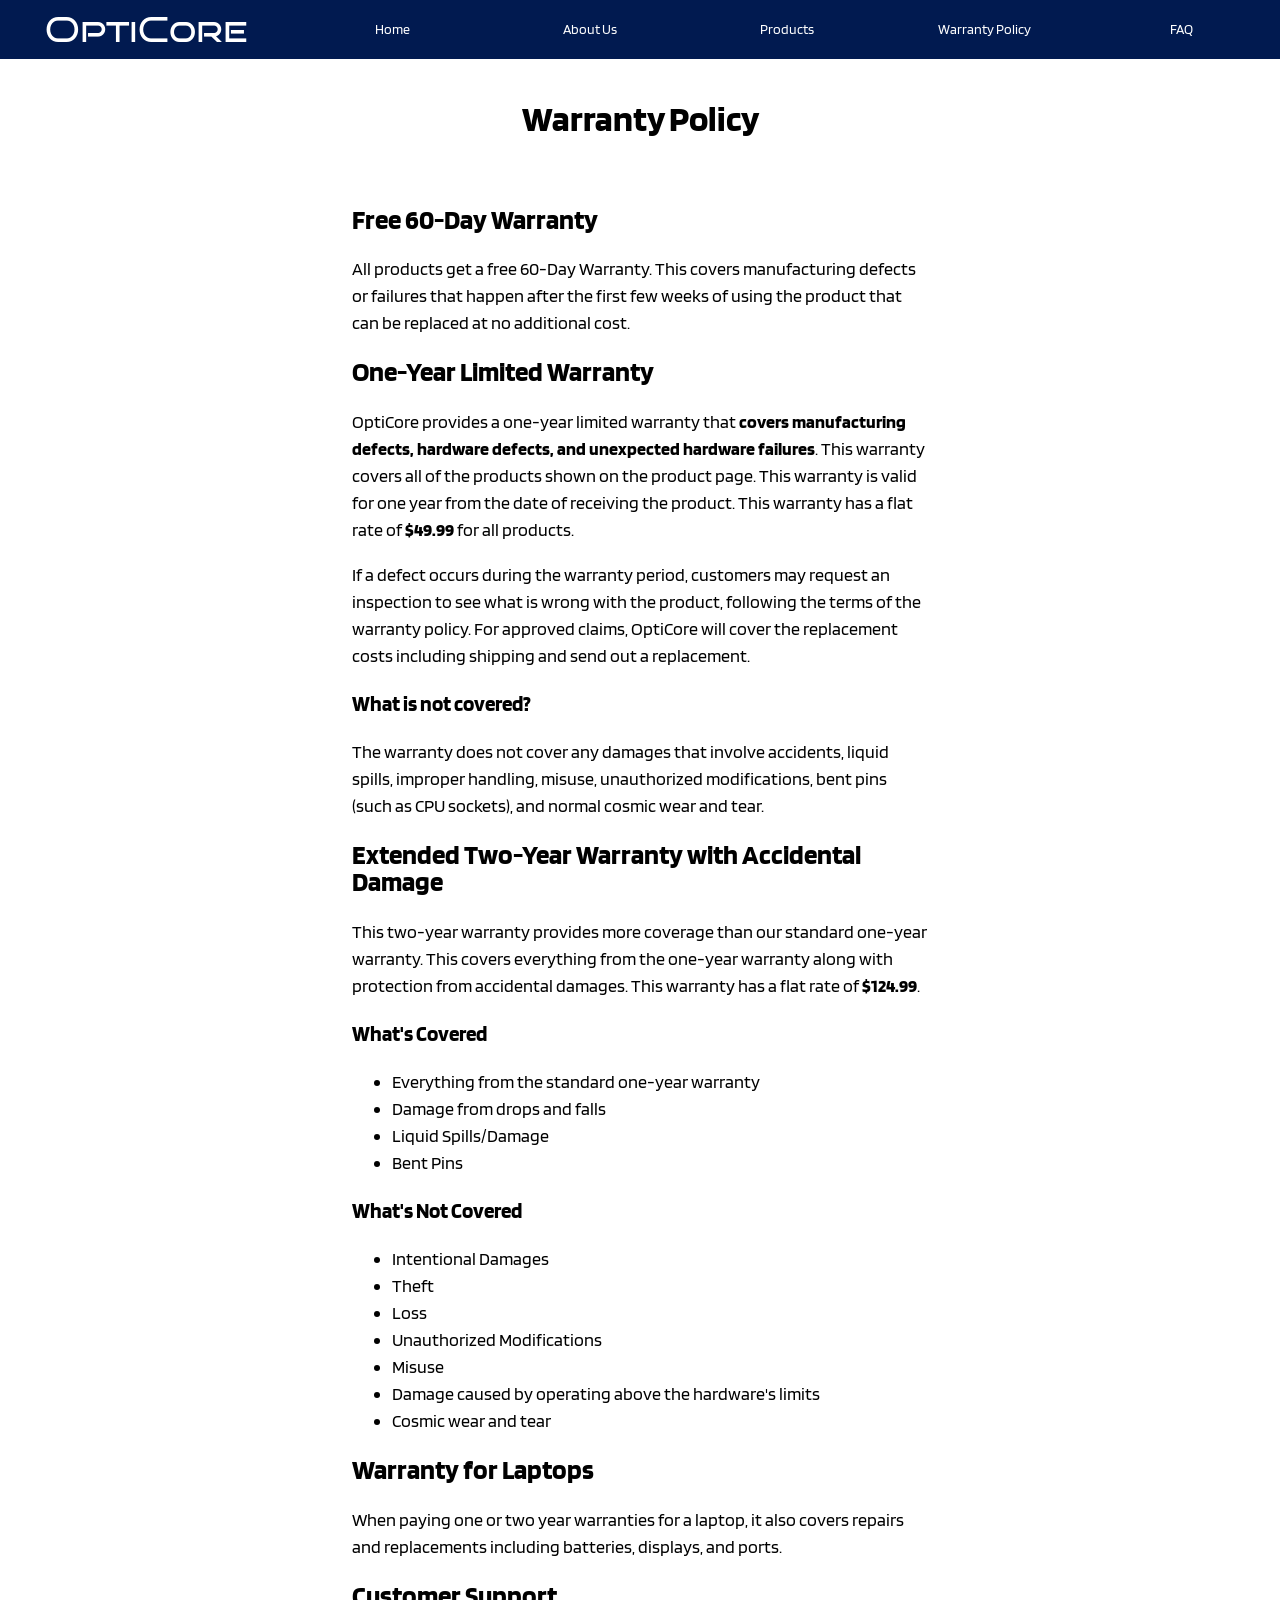
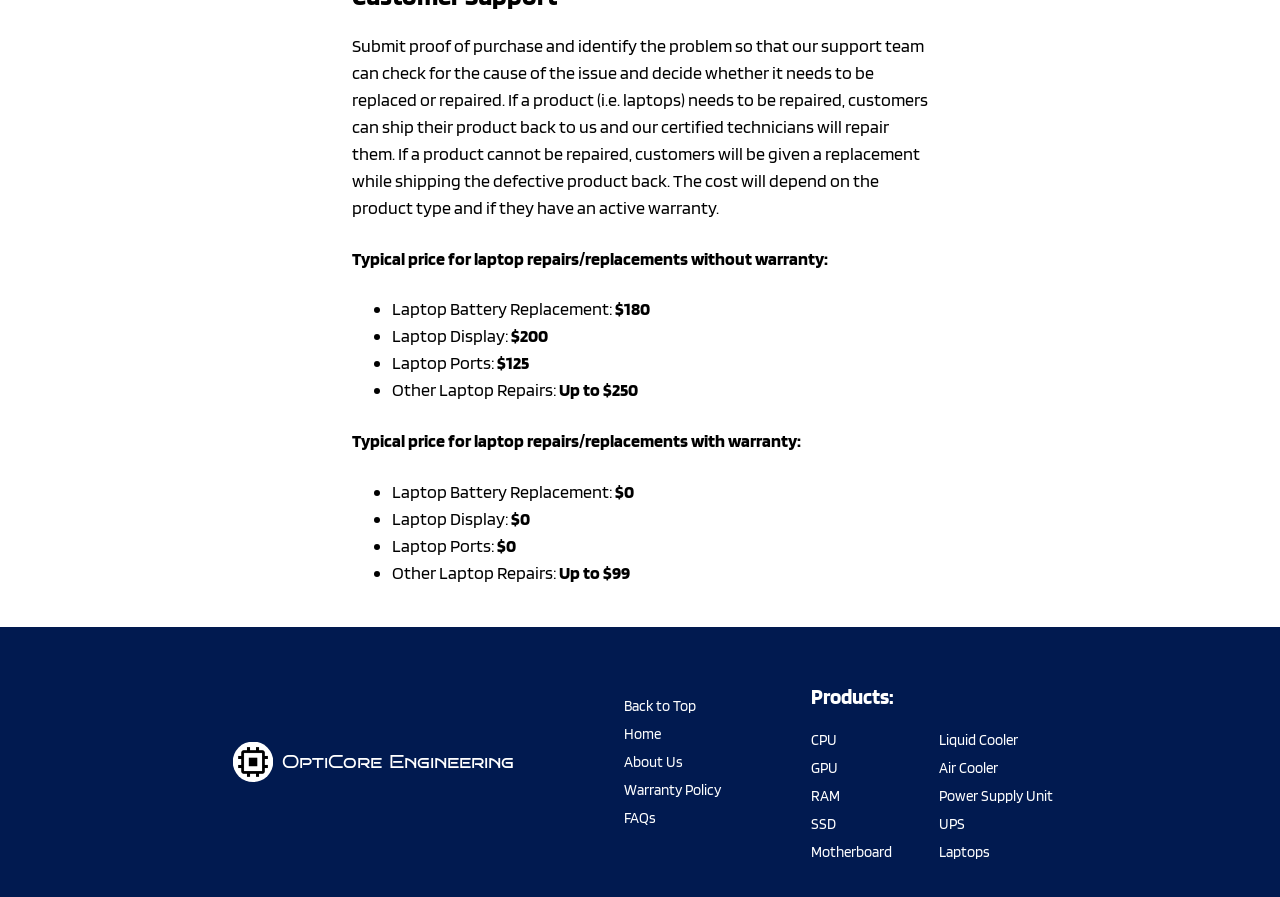
<file: warranty-policy.html>
<!DOCTYPE html>
<html lang="en">
<head>
    <meta charset="UTF-8">
    <meta name="viewport" content="width=device-width, initial-scale=1.0">
    <title>Warranty Policy - OptiCore Engineering (Computer Parts & Accessories)</title>
    <link rel="stylesheet" type="text/css" href="style.css">
    <link rel="preconnect" href="https://fonts.googleapis.com">
    <link rel="preconnect" href="https://fonts.gstatic.com" crossorigin>
    <link href="https://fonts.googleapis.com/css2?family=Blinker:wght@100;200;300;400;600;700;800;900&family=Bruno+Ace+SC&display=swap" rel="stylesheet">
</head>
<body>
    <div class="nav-bar">
        <h1 class="bruno-ace-sc-regular" id="logo">OptiCore</h1>
        <a href="index.html" class="navbar-button">Home</a>
        <a href="index.html#about-us" class="navbar-button">About Us</a>
        <a href="index.html#products" class="navbar-button">Products</a>
        <a href="warranty-policy.html" class="navbar-button">Warranty Policy</a>
        <a href="FAQ-page.html" class="navbar-button">FAQ</a>
    </div>
    <div class="webpage-containers" id="no-bottom-margin">
        <div class="warranty-policy-content">
            <h1 class="center-text-align">Warranty Policy</h1>
            <br>
            <h2>Free 60-Day Warranty</h2>
            <p>All products get a free 60-Day Warranty. This covers manufacturing defects or failures that happen after the first few weeks of using the product that can be replaced at no additional cost.</p>
            
            <h2>One-Year Limited Warranty</h2>
            <p>OptiCore provides a one-year limited warranty that <span class="bold-text">covers manufacturing defects, hardware defects, and unexpected hardware failures</span>. 
                This warranty covers all of the products shown on the product page. This warranty is valid for one year from the date of receiving the product.
                This warranty has a flat rate of <span class="bold-text">$49.99</span> for all products.</p>
            <p>If a defect occurs during the warranty period, customers may request an inspection to see what is wrong with the product, following the terms of the warranty policy. 
                For approved claims, OptiCore will cover the replacement costs including shipping and send out a replacement.</p>
           
            <h3>What is not covered?</h3>
            <p>The warranty does not cover any damages that involve accidents, liquid spills, improper handling, misuse, unauthorized modifications, bent pins (such as CPU sockets), and normal cosmic wear and tear.</p>
            
            <h2>Extended Two-Year Warranty with Accidental Damage</h2>
            <p>This two-year warranty provides more coverage than our standard one-year warranty. 
                This covers everything from the one-year warranty along with protection from accidental damages. 
                This warranty has a flat rate of <span class="bold-text">$124.99</span>.</p>
            
            <h3>What's Covered</h3>
            <ul>
                <li>Everything from the standard one-year warranty</li>
                <li>Damage from drops and falls</li>
                <li>Liquid Spills/Damage</li>
                <li>Bent Pins</li>
            </ul>
            
            <h3>What's Not Covered</h3>
            <ul>
                <li>Intentional Damages</li>
                <li>Theft</li>
                <li>Loss</li>
                <li>Unauthorized Modifications</li>
                <li>Misuse</li>
                <li>Damage caused by operating above the hardware's limits</li>
                <li>Cosmic wear and tear</li>

            </ul>
            
            <h2>Warranty for Laptops</h2>
            <p>When paying one or two year warranties for a laptop, it also covers repairs and replacements including batteries, displays, and ports.</p>
            <h2>Customer Support</h2>
            <p>Submit proof of purchase and identify the problem so that our support team can check for the cause of the issue and decide whether it needs to be replaced or repaired. 
                If a product (i.e. laptops) needs to be repaired, customers can ship their product back to us and our certified technicians will repair them. 
                If a product cannot be repaired, customers will be given a replacement while shipping the defective product back. 
                The cost will depend on the product type and if they have an active warranty.</p>
            <h4>Typical price for laptop repairs/replacements without warranty:</h4>
                <ul>
                    <li>Laptop Battery Replacement: <span class="bold-text">$180</span></li>
                    <li>Laptop Display: <span class="bold-text">$200</span></li>
                    <li>Laptop Ports: <span class="bold-text">$125</span></li>
                    <li>Other Laptop Repairs: <span class="bold-text">Up to $250</span></li>
                </ul>
            <h4>Typical price for laptop repairs/replacements with warranty:</h4>
                <ul>
                    <li>Laptop Battery Replacement: <span class="bold-text">$0</span></li>
                    <li>Laptop Display: <span class="bold-text">$0</span></li>
                    <li>Laptop Ports: <span class="bold-text">$0</span></li>
                    <li>Other Laptop Repairs: <span class="bold-text">Up to $99</span></li>
                </ul>
        </div>
    </div>
    <div class="footer">
        <div class="logo">
            <div class="logo-image"><img src="images-for-business-website/cpu-logo.png" width="75%"></div>
            <div class="bruno-ace-sc-regular">OptiCore Engineering</div>
        </div>
            <!-- Separate div boxes help group links. -->
            <div class="essential-links">
                <a class="footer-links" href="#logo">Back to Top</a>
                <a class="footer-links" href="index.html">Home</a>
                <a class="footer-links" href="index.html#about-us">About Us</a>
                <a class="footer-links" href="warranty-policy.html">Warranty Policy</a>
                <a class="footer-links" href="FAQ-page.html">FAQs</a>
            </div>
            <div class="product-link-container">
                <h3>Products:</h3>   
                <!-- These two div box makes 5 links in each column -->
                <div class="product-links">
                    <div class="product-links-one">
                        <a class="footer-links" href="cpu-product-page.html">CPU</a>
                        <a class="footer-links" href="gpu-product-page.html">GPU</a>
                        <a class="footer-links" href="ram-product-page.html">RAM</a>
                        <a class="footer-links" href="ssd-product-page.html">SSD</a>
                        <a class="footer-links" href="motherboard-product-page.html">Motherboard</a>
                    </div>
                    <div class="product-links-two">
                        <a class="footer-links" href="liquid-cooler-product-page.html">Liquid Cooler</a>
                        <a class="footer-links" href="air-cooler-product-page.html">Air Cooler</a>
                        <a class="footer-links" href="psu-product-page.html">Power Supply Unit</a>
                        <a class="footer-links" href="ups-product-page.html">UPS</a>
                        <a class="footer-links" href="laptops-product-page.html">Laptops</a>
                    </div>
            </div>
    </div>
</body>
</html>
</file>
<file: style.css>
@keyframes button-hover{
    100%{
        border-color:antiquewhite;
    }
}
@keyframes shop-now-hover{
    100%{
        transform:scale(1.1);
}
}
/* This animation makes the title on the hero banner go down as it fades in. */
@keyframes title-fade-in{
    0%{
        /* This will make the text go up while being invisible at the start of the animation. */
        transform:translateY(-4rem);
        opacity:0;
    }
    100%{
        /* This will make the text go back to its original position and start to appear at the end of the animation. */
        transform:translateY(0);
        opacity:1;
    }
}

/* This is an animation for the products section on the home page */
@keyframes products-fade-in{
    0%{
        /* This will make the products go down while 0% opacity at the start of the animation */
        transform:translateY(-2rem);
        opacity:0;
    }

    100%{
        /* This will make the products return to its original position and fade in until at the end of the animation. */
        transform:translateY(0);
        opacity:1;
    }
}

@keyframes navbar-appear{
    0%{
        transform:translateY(-4rem);
    }
    100%{
        transform:translateY(0);
    }
}

/* This animation makes the product image to start higher at the start of the animation then fades in and go back to its original position. */
@keyframes product-image{
    0%{
        transform:translateY(-2.5rem);
        opacity:0;
    }
    100%{
        transform:translateY(0);
        opacity:1;
    }
}
/* This animation makes the product information to appear from the right of the page */
@keyframes product-info{
    0%{
        opacity:0;
        transform:translateX(2rem);
    }
    100%{
        opacity:1;
        transform:translateX(0);
    }
}

/*Font Types*/
.bruno-ace-sc-regular{
  font-family: "Bruno Ace SC", sans-serif;
  font-weight: 400;
  font-style: normal;
}
.blinker-semibold {
  font-family: "Blinker", sans-serif;
  font-weight: 600;
  font-style: normal;
}
.blinker-bold {
  font-family: "Blinker", sans-serif;
  font-weight: 700;
  font-style: normal;
}

html, body{
    margin:0;
    padding:0;
    /*Set root html font to Blinker (regular weight)*/
    font-family: "Blinker", sans-serif;
    font-weight: 400;
    font-style: normal;
    font-size:18px;
}

body{
    background-image: url(images-for-business-website/hero-banner.jpg);
    background-size: cover;
    background-repeat:no-repeat;
}

.bold-text{
    font-weight:700;
}
button{
    font-family: "Blinker", sans-serif;
    font-weight: 400;
    font-style: normal;
}

/* Navigation Bar */
.nav-bar{
    background-color:#011A50;
    width:100%;
    height:6.5vh;
    padding:0;
    margin:0;
    display:flex;
    justify-content:space-around;
    align-items:center;
    align-content:center;
    color:white;
}
#nav-bar-home-animation{
    animation-name:navbar-appear;
    animation-duration:1.5s;
    animation-fill-mode:forwards;
    animation-timing-function:ease-out;
}
.navbar-button{
    width:8%;
    height:70%;
    padding:0;
    background-color:transparent;
    border-width:2px;
    border-radius:5px;
    border-style:solid;
    border-color:transparent;
    color:white;
    text-decoration:none;
    font-size:0.75rem;
    display:flex;
    justify-content:center;
    align-items:center;
}

.navbar-button:hover{
    /*When hovering over a button, a border will appear.*/
    animation-name:button-hover;
    animation-duration:0.25s;
    animation-fill-mode:forwards;
    animation-timing-function:linear;
}
.navbar-button:active{
    /*Scale the button smaller so that the button is reactive when it has been clicked*/
    transform:scale(0.95);
}

/* Hero Banner */
#hero-banner{
    width:100%;
    height:50%;
    padding:0;
    display:flex;
    flex-direction:column;
    /*Aligns all content at the center of the div box*/
    justify-content:center;
    align-content:center;
    align-items:center;
    text-align:center;
    color:white;
    line-height:2.5rem;
    animation-name:title-fade-in;
    animation-duration:1s;
    animation-fill-mode:forwards;
    animation-timing-function:ease-out;
}
#company-name{
    font-size:3.5rem;
}
#slogan{
    font-size:2rem;
}
#company-description{
    font-size:1rem;
}
.shop-now-button{
    width:10vw;
    height:5vh;
    font-size:1rem;
    color:white;
    text-decoration:none;
    background-color:#2650A3;
    border-width:1px;
    border-style:solid;
    border-color:transparent;
    border-radius:10px;
    /* Centers the text in the button */
    display:flex;
    justify-content:center;
    align-items:center;

}

.shop-now-button:hover{
    /*When hovering, the button should have a different color that fades in*/
    background-color:#3765BF;
    animation-name:shop-now-hover;
    animation-duration:0.2s;
    animation-fill-mode:forwards;
    animation-timing-function:linear;
}
.shop-now-button:active{
    transform:scale(0.95);
}
/* Properties for "About Us" heading text */
.heading-text{
    font-weight:bold;
    font-size:1.75rem;
}

.home-page-containers{
    width:auto;
    height:25%;
    background-color:white;
    padding: 1.25rem 0;
    margin:0.8rem 0;
    text-align:center;
}

/* About Us */

/* Puts all elements in the about us section at the center */
#about-us{
    display:flex;
    flex-direction:column;
    align-items:center;
    align-content:center;
    justify-content:center;
}
/*Title of the section*/
.title-section{
    color:#0000D1;
    text-decoration:underline;
    font-size:2rem;
}
/*All paragraph text in "About Us" div box*/
#about-us-text{
    line-height:2rem;
    min-width:30%;
    max-width:50%;
    font-size:1.15rem;
    text-align:left;
}

#situation-section{
    width:80%;
    min-height:75%;
    max-height:100%;
    display:flex;
    flex-direction:row;
    justify-content:center;
    align-items:center;
    gap:4rem;
    flex-wrap:wrap;
    margin-bottom:5rem;
}
#mission-section{
    width:80%;
    min-height:75%;
    max-height:100%;
    display:flex;
    flex-direction:row-reverse;
    justify-content:center;
    align-items:flex-start;
    gap:4rem;
    flex-wrap:wrap;
    margin-bottom:5rem;
}
#result-section{
    width:80%;
    min-height:75%;
    max-height:100%;
    display:flex;
    /* flex-direction:row; */
    justify-content:center;
    align-items:flex-start;
    gap:4rem;
    flex-wrap:wrap;
    margin-bottom:2.5rem;
}
.about-us-image-one{
    min-width:25%;
    width:30%;
}
.about-us-image-two{
    min-width:25%;
    width:35%;
}
/* Products */

.product-container{
    width:100%;
    margin-left:auto;
    margin-right:auto;
    margin-top:2rem;
    font-size:1.25rem;
}
.layout-image-size{
    width:14vw;
}
.product-child{
    width:100%;
}

.product-row-one, .product-row-two{
    width:100%;
    display:flex;
    flex-direction:row;
    justify-content:center;
    align-items:baseline;
    align-content:center;
    gap:2.5rem;
}
.product-row-one{
    animation-name:products-fade-in;
    animation-duration:1s;
    animation-fill-mode:forwards;
    animation-timing-function:ease-out;
}
.product-row-two{
    animation-name:products-fade-in;
    animation-duration:2s;
    animation-fill-mode:forwards;
    animation-timing-function:ease-out;
}

/* Changes the distance from the product images */
.product-title{
    margin-bottom:1rem;
}

.product-link{
    color:#3765BF;
    text-decoration:none;
    font-size:1.15rem;
}
.product-link:hover{
    text-decoration:underline;
}

.bigger-font-size{
    font-size:1.15rem;
}

.link{
    color:black;
    text-decoration:underline;
}
.link:hover{
    color:blue;
}

#warranty-section, #FAQ-section{
    text-align:center;
    padding:2rem 0;
}
/* Gets rid of the spacing between the FAQ section and the footer. */
#FAQ-section{
    margin-bottom:0;
}

/* For Product Pages */

.product-page-title{
    color:#0000D1;
}
.webpage-containers{
    max-width:100%;
    background-color:white;
    padding:1.25rem 0;
    margin-bottom:0.8rem;
    border-width:0;
}


.price-font-size{
    font-size:1.5rem;
}

/* Plan to make the button border color to be blue after a button is pressed so the user knows what configurations are selected. */
.product-button{
    width:15rem;
    height:5rem;
    border-width:2px;
    border-color:black;
    border-radius:0.5rem;
    border-style:solid;
    font-size:1rem;
    background-color:white;
    display:flex;
    flex-direction:row;
    justify-content:space-around;
    align-items:center;
}

.product-button:hover{
    border-width:2.75px;
    border-color:gray;
}

.product-button:active, .warranty-button:active{
    transform:scale(0.99);
}
/* Used for most configuration buttons except for warranty buttons */

/* This arranges the buttons and creates a spacing between the buttons */
.button-div-column{
    width:auto;
    display:flex;
    flex-direction:column;
    gap:0.5rem;
}
.button-div-row{
    width:auto;
    display:flex;
    flex-direction:row;
    flex-wrap:wrap;
    gap:0.5rem;
}
/* Created a div box container so that the buttons will go in separate rows. */
.warranty-button-container{
    width:auto;
    display:flex;
    flex-direction:column;
}
/* Styles the warranty buttons */
.warranty-button{
    width:20rem;
    height:8rem;
    border-width:2px;
    border-color:black;
    border-radius:0.75rem;
    border-style:solid;
    background-color:white;
    font-size:1.05rem;
    /* Creates spacing between the buttons */
    margin:0.25rem 0;
    display:flex;
    flex-direction:row;
    justify-content:space-around;
    align-items:center;
}
.warranty-button:hover{
    border-color:gray;
    border-width:2.75px;
}
.warranty-text{
    width:15rem;
}

/* Sets a blue border on the specifc button that has been selected. */
.blue-border{
    border-color:blue;
}

/* Arranges the product image and the product info  */
.product-page-content{
    width:100%;
    display:flex;
    flex-direction:row;
    justify-content:space-evenly;
}

#product-image{
    margin-top:2rem;
    width:30rem;
    height:30rem;
    animation-name:product-image;
    animation-duration:0.75s;
    animation-fill-mode:forwards;
    animation-timing-function:ease-out;
    background-image:gray;
}

#product-info{
    margin-top:2rem;
    padding:0;
    width:35rem;
    font-size:1.1rem;
    line-height:1.75rem;
    animation-name:product-info;
    animation-duration:0.75s;
    animation-fill-mode:forwards;
    animation-timing-function:ease-out;
}
.add-to-cart{
    width: 10rem;
    height: 2.75rem;
    background-color:#3967D4;
    border-width:2px;
    border-style:solid;
    border-color:black;
    border-radius:1rem;
    font-size:1.25rem;
    color:white;
}
.add-to-cart:hover{
    background-color:#577FE6;
}
.add-to-cart:active{
    background-color:#3967D4;
}
.footer{
    background-color:#011A50;
    width:100%;
    max-width:100vw;
    height:15rem;
    display:flex;
    flex-direction:row;
    justify-content:center;
    gap:5rem;
    align-items:center;
    align-content:center;
    color:white;
}
.logo{
    width:25%;
    height:5rem;
    display:flex;
    flex-direction:row;
    justify-content:center;
    align-items:center;
    gap:0.5rem;
    font-size:1rem;
}
.logo-image{
    width:2.25rem;
    height:2.25rem;
    background-color:white;
    clip-path: circle(50% at 50% 50%);
    /* Centers the logo in the circle */
    display:flex;
    justify-content:center;
    align-items:center;
}
.footer-links{
    text-decoration:none;
    color:white;
    font-size:0.85rem;
}
.footer-links:hover{
    text-decoration:underline;
}
.footer-links:active{
    color:blue;
}
/* These CSS properties separates the essential links which are home, about us, warranty policy, and FAQ from the product links.*/
.essential-links .product-links{
    width:50%;
    height:100%;
}
/* This makes the essential links arrange in a column */
.essential-links{
    display:flex;
    flex-direction:column;
    gap:0.5rem;
}

/* This makes 5 links be in 2 columns each side by side. In other words, this makes two div boxes be in a row. */
.product-links{
    display:flex;
    flex-direction:row;
}
/* This makes the links go in a column orientation. */
.product-links-one, .product-links-two{
    width:8rem;
    display:flex;
    flex-direction:column;
    gap:0.5rem;
}
.product-link-container{
    width:20%;
}
#specifications{
    padding:0.5rem 2rem;
}
/* Makes the flex items arrange in a row  */
.specs-container, .compare-models-container{
    display:flex;
    flex-direction:row;
    justify-content:flex-start;
}
.specs-container{
    gap:2.5rem;
}
.compare-models-container{
    gap:5rem;
}
.specs-child{
    width:35%;
    line-height:1.5rem;
}

.compare-models-text{
    text-decoration:underline;
}

.center-text-align{
    text-align:center;
}

.warranty-policy-content, .FAQ-content{
    min-width:400px;
    width:45vw;
    height:100%;
    margin-left:auto;
    margin-right:auto;
    line-height:1.5rem;  
}
/* Used for Warranty Policy and FAQ webpages. */
#no-bottom-margin{
    margin-bottom:0;
}
</file>
